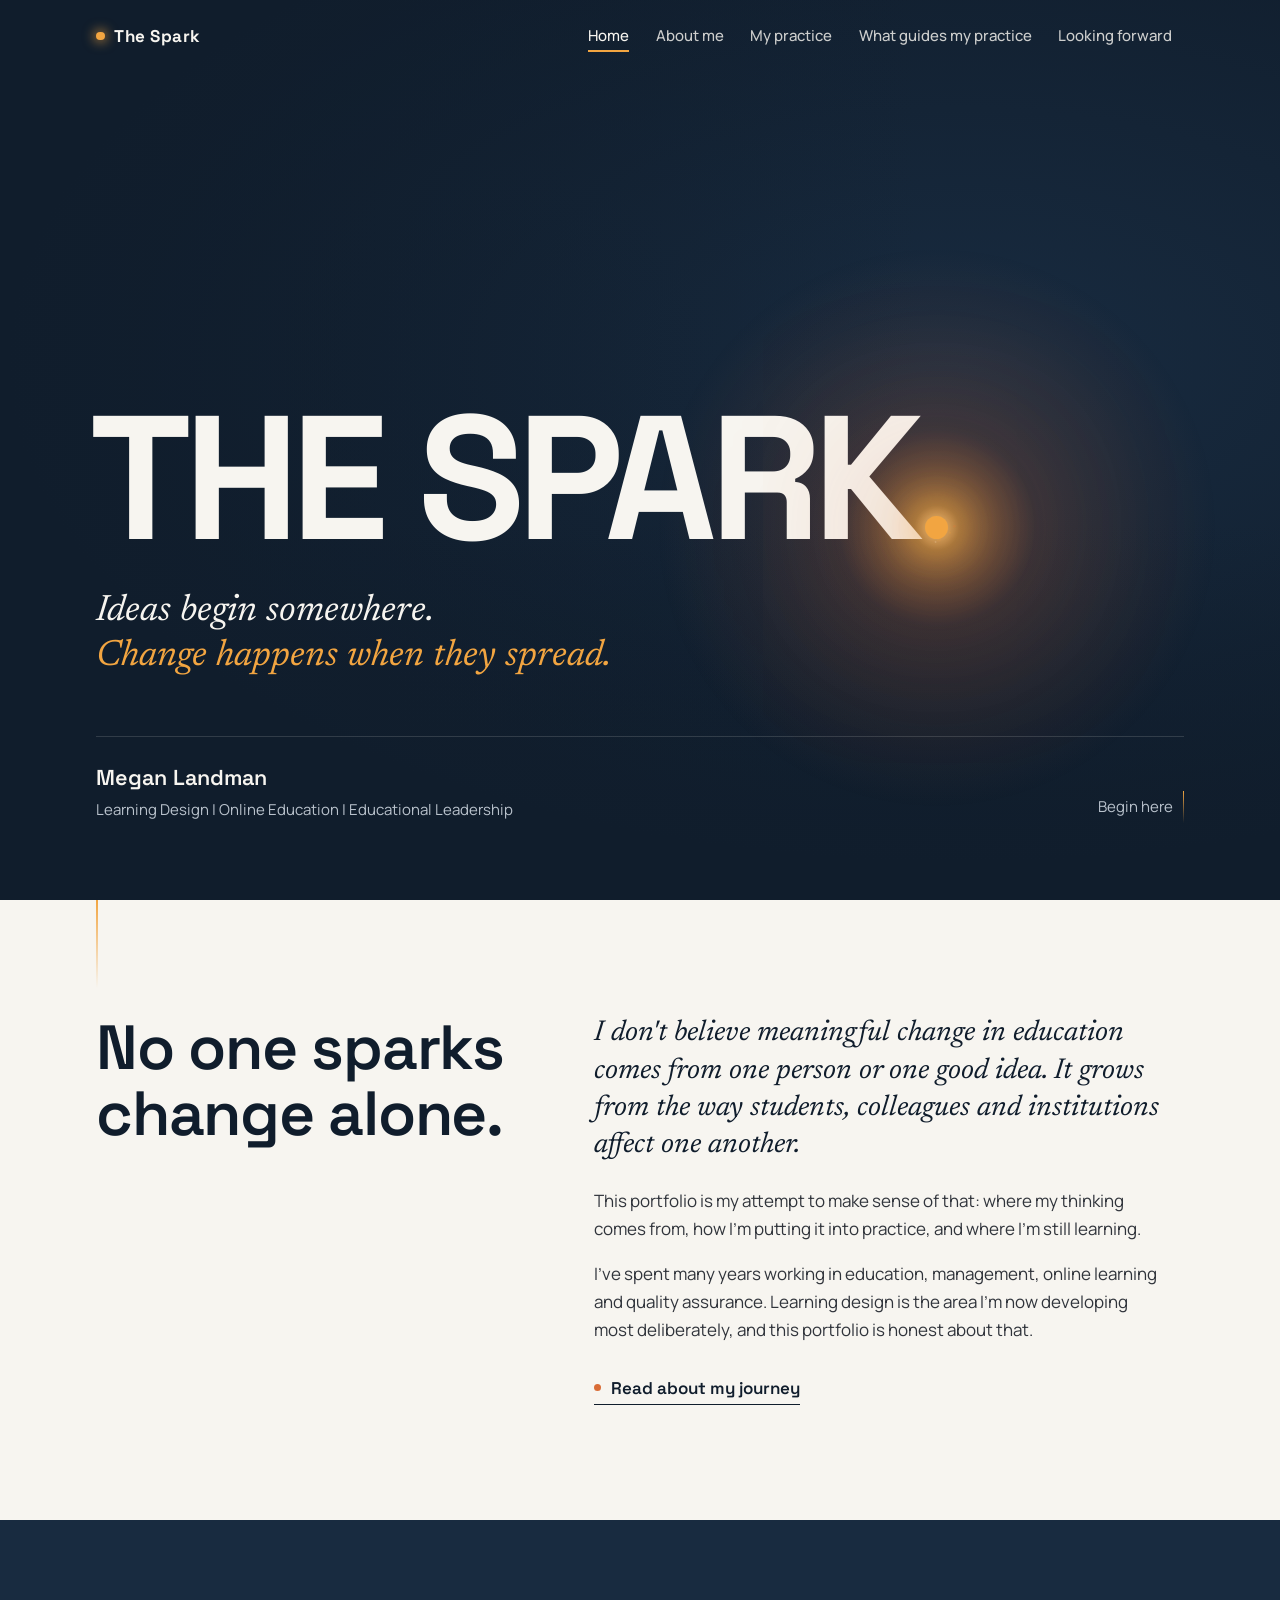
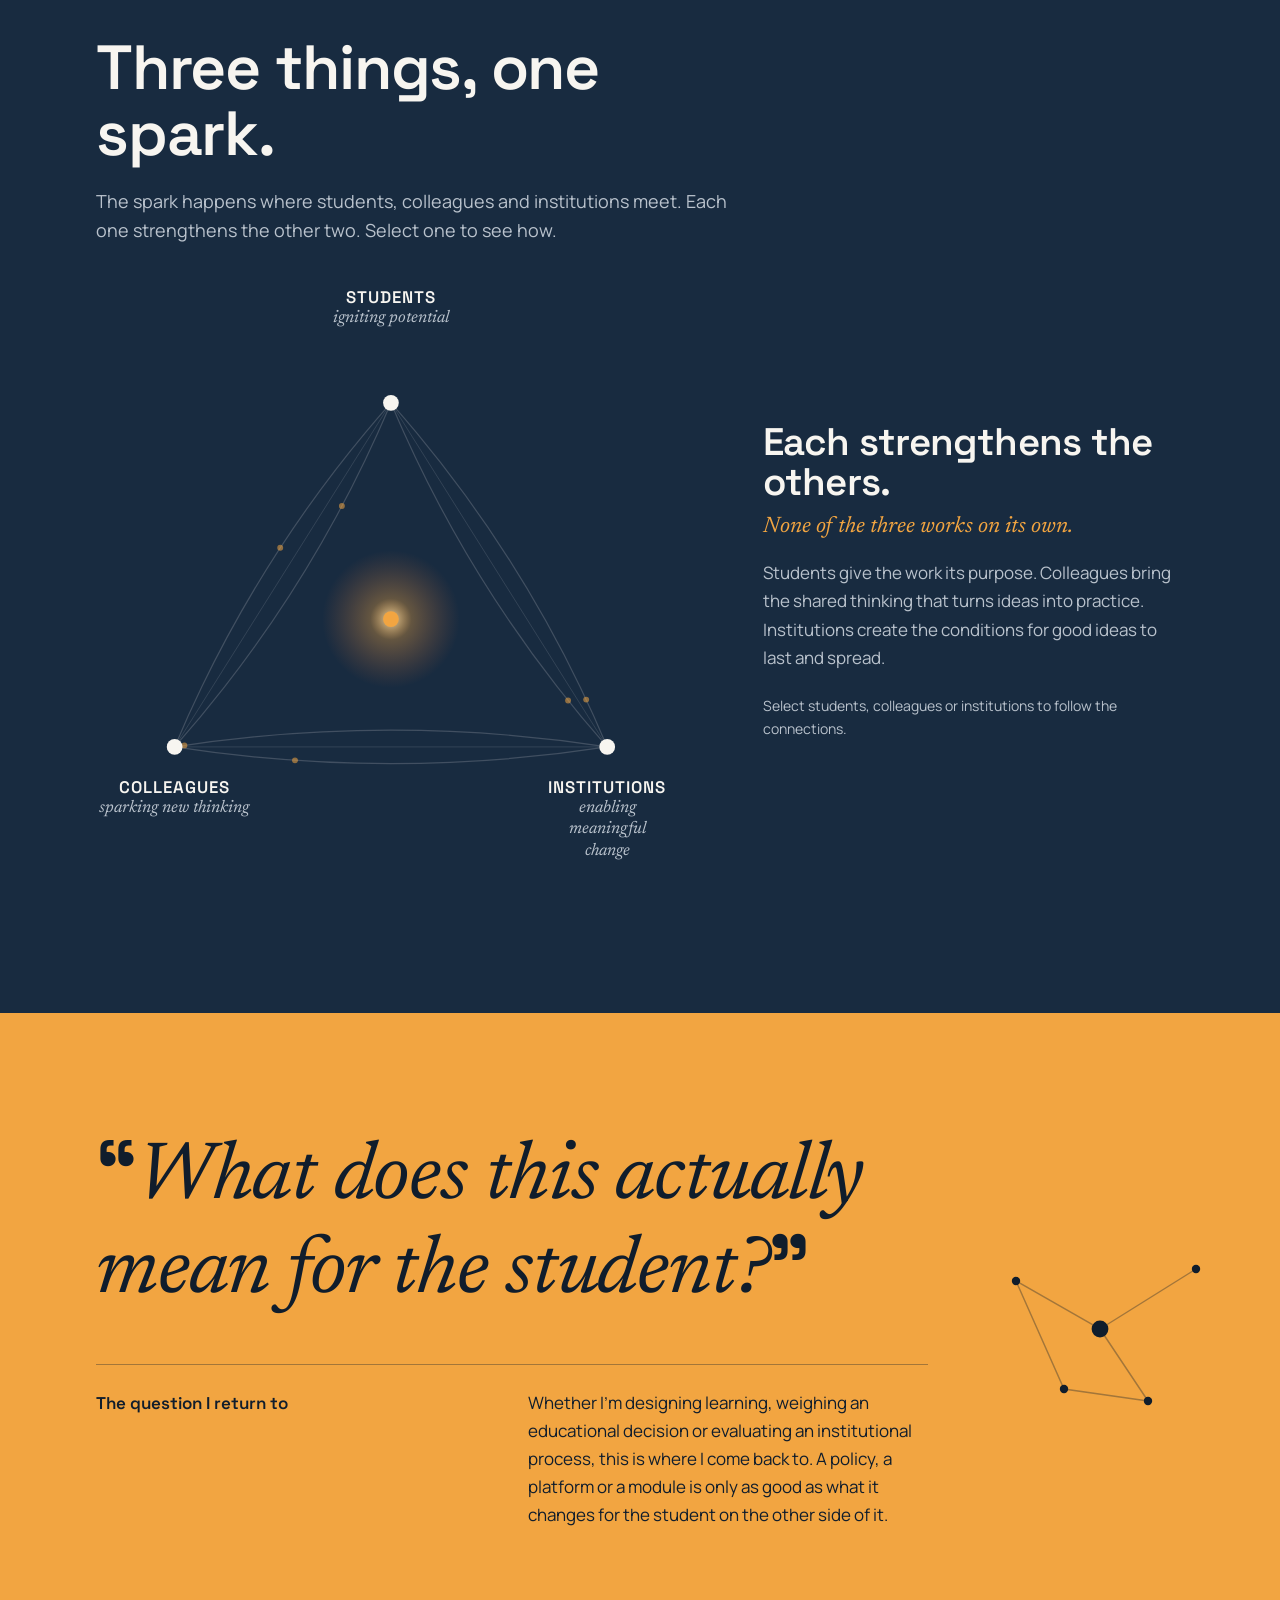
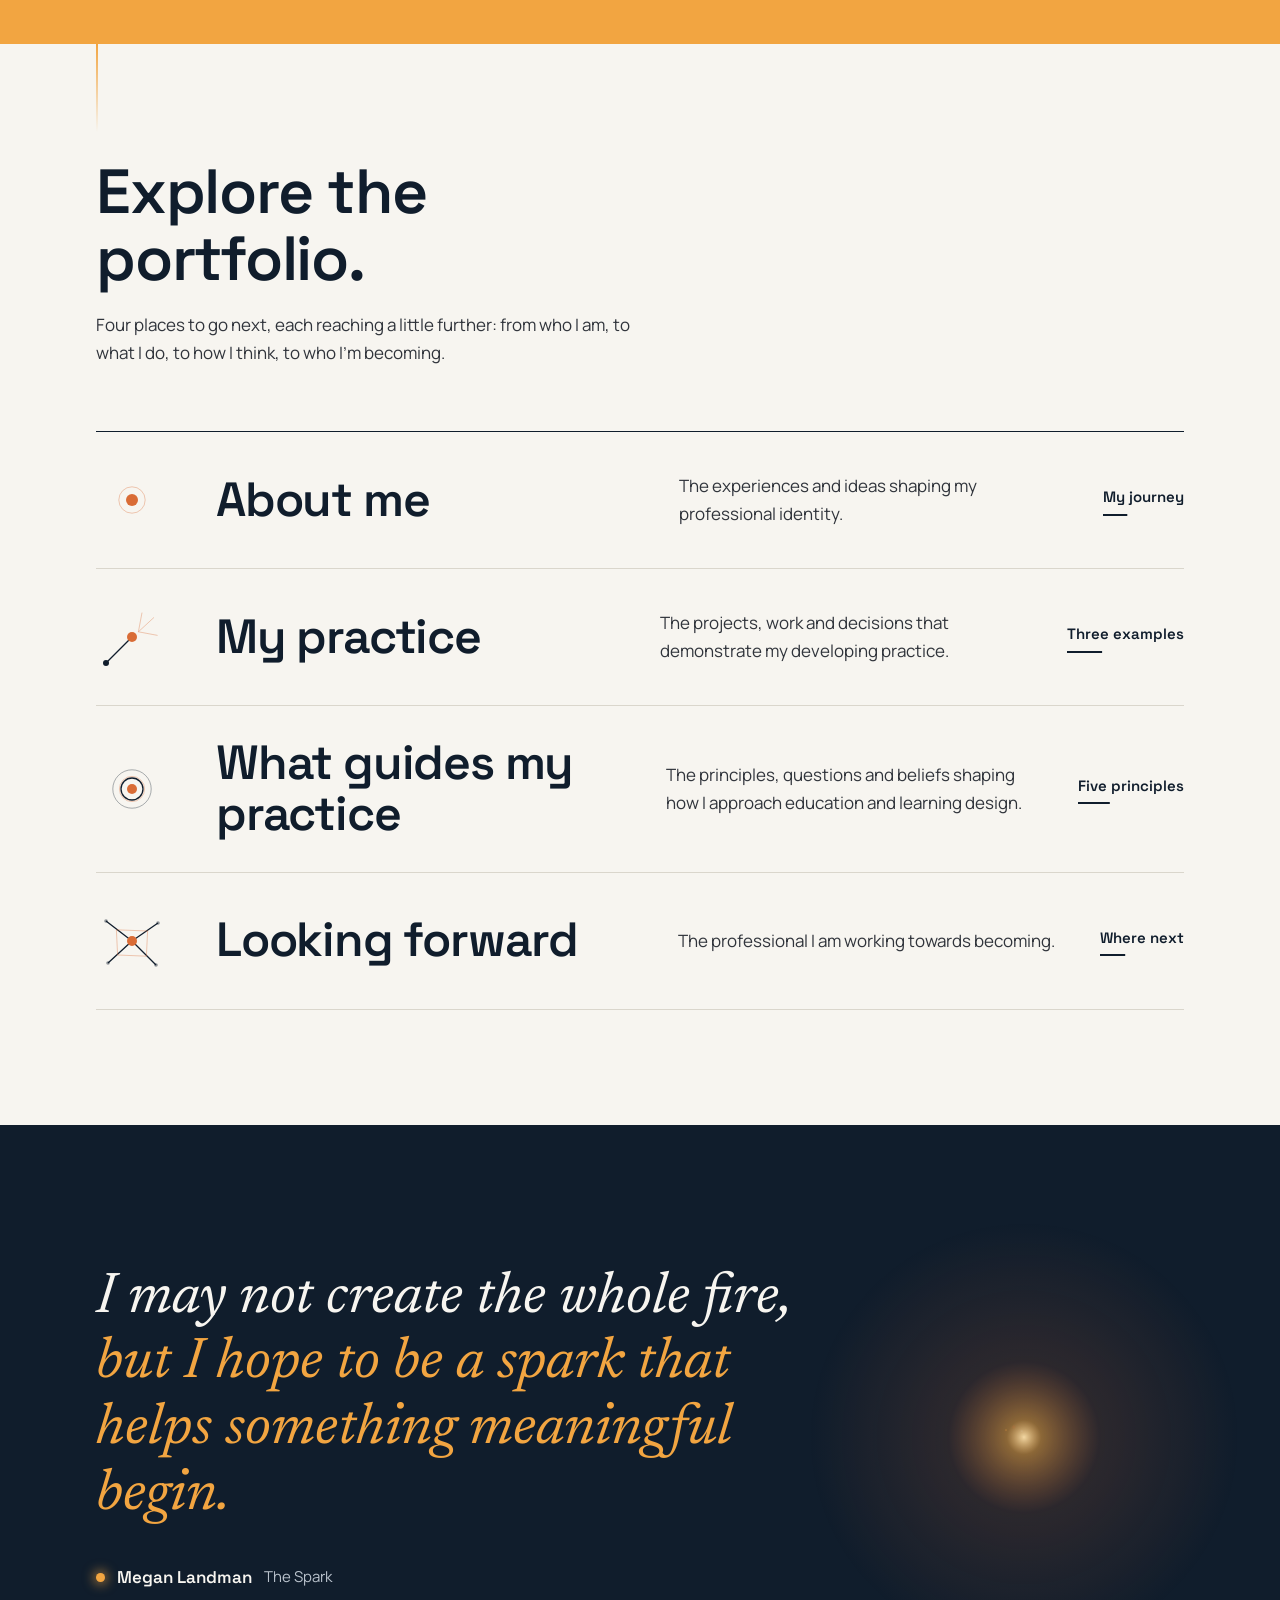
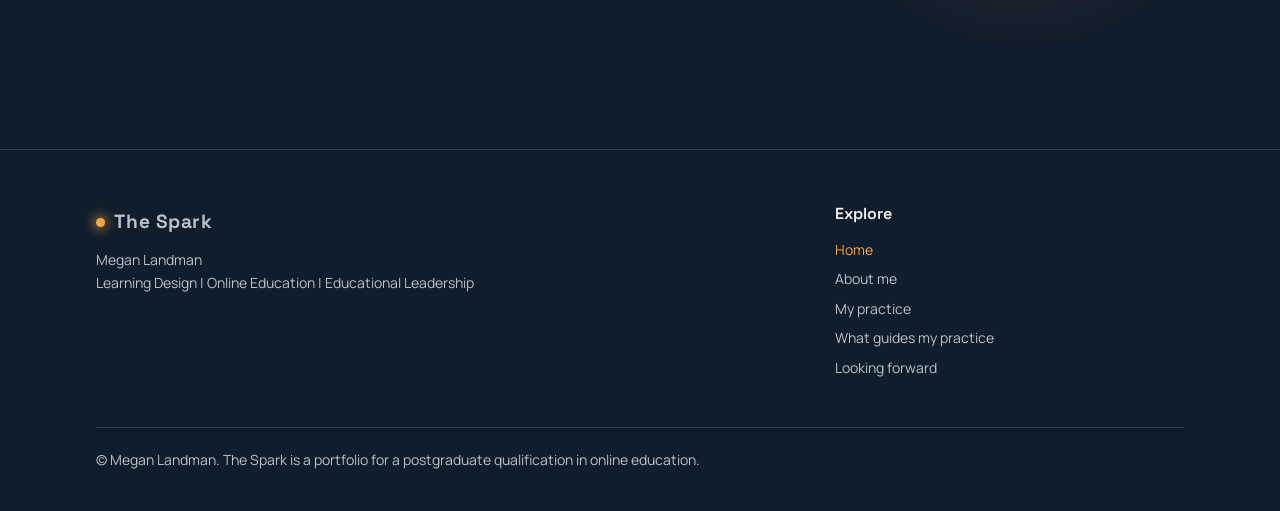
<file: index.html>
<!DOCTYPE html>
<html lang="en-GB" class="no-js">
<head>
<meta charset="utf-8">
<meta name="viewport" content="width=device-width, initial-scale=1">
<title>The Spark — Megan Landman</title>
<meta name="description" content="The Spark: the professional portfolio of Megan Landman, exploring learning design, online education and educational leadership.">
<meta name="author" content="Megan Landman">
<meta name="theme-color" content="#101D2C">
<meta property="og:type" content="website">
<meta property="og:title" content="The Spark — Megan Landman">
<meta property="og:description" content="The Spark: the professional portfolio of Megan Landman, exploring learning design, online education and educational leadership.">
<link rel="icon" href="assets/img/favicon.svg" type="image/svg+xml">
<link rel="preload" href="assets/fonts/space-grotesk-latin-wght-normal.woff2" as="font" type="font/woff2" crossorigin>
<link rel="stylesheet" href="assets/css/spark.css">
<script src="assets/js/spark.js" defer></script>
</head>
<body>
<a class="skip-link" href="#main">Skip to content</a>

<header class="site-nav">
  <nav class="wrap" aria-label="Main">
    <a class="brand" href="index.html"><span class="brand-dot" aria-hidden="true"></span>The Spark</a>
    <button class="nav-toggle" type="button" aria-expanded="false" aria-controls="nav-list">Menu</button>
    <ul class="nav-list" id="nav-list">
      <li><a href="index.html" aria-current="page">Home</a></li>
      <li><a href="about/index.html">About me</a></li>
      <li><a href="practice/index.html">My practice</a></li>
      <li><a href="thinking/index.html">What guides my practice</a></li>
      <li><a href="looking-forward/index.html">Looking forward</a></li>
    </ul>
  </nav>
</header>

<main id="main">

<!-- ===================== HERO ===================== -->
<section class="hero dark has-spark" aria-labelledby="page-title">
  <canvas data-spark data-origin="#spark-origin" data-count="110" data-glow="260" data-interactive="true" aria-hidden="true"></canvas>
  <div class="wrap">
    <h1 id="page-title">THE SPARK<span class="spark-origin" id="spark-origin" aria-hidden="true"></span></h1>
    <p class="tagline serif"><span>Ideas begin somewhere.</span><span>Change happens when they spread.</span></p>
    <div class="hero-id">
      <div>
        <p class="name">Megan Landman</p>
        <p class="role">Learning Design | Online Education | Educational Leadership</p>
      </div>
      <a class="scroll-cue" href="#philosophy">Begin here</a>
    </div>
  </div>
</section>

<!-- ===================== PHILOSOPHY ===================== -->
<section class="section light philosophy" id="philosophy" aria-labelledby="philosophy-title">
  <span class="thread" aria-hidden="true"></span>
  <div class="wrap reveal">
    <div class="philosophy-grid">
      <h2 class="h2" id="philosophy-title">No one sparks change alone.</h2>
      <div class="prose">
        <p class="lead">I don't believe meaningful change in education comes from one person or one good idea. It grows from the way students, colleagues and institutions affect one another.</p>
        <p>This portfolio is my attempt to make sense of that: where my thinking comes from, how I'm putting it into practice, and where I'm still learning.</p>
        <p>I've spent many years working in education, management, online learning and quality assurance. Learning design is the area I'm now developing most deliberately, and this portfolio is honest about that.</p>
        <a class="text-link" href="about/index.html">Read about my journey</a>
      </div>
    </div>
  </div>
</section>

<!-- ===================== THREE ELEMENTS ===================== -->
<section class="section deep" id="idea" aria-labelledby="idea-title">
  <div class="wrap reveal">
    <div class="idea-head">
      <h2 class="h2" id="idea-title">Three things, one spark.</h2>
      <p>The spark happens where students, colleagues and institutions meet. Each one strengthens the other two. Select one to see how.</p>
    </div>

    <div class="idea-grid">
      <div class="tri">
        <svg viewBox="0 0 600 500" id="tri-svg" aria-hidden="true">
          <defs>
            <radialGradient id="triGlow">
              <stop offset="0" stop-color="#FFE2AA" stop-opacity=".9"/>
              <stop offset=".3" stop-color="#F2A541" stop-opacity=".35"/>
              <stop offset="1" stop-color="#D96C36" stop-opacity="0"/>
            </radialGradient>
          </defs>
          <!-- Static connections, shown even without JavaScript; the script adds the two-way arcs -->
          <path d="M300 70 L80 420 L520 420 Z" fill="none" stroke="rgba(247,245,240,.12)"/>
          <g id="tri-arcs"></g>
          <g id="tri-flows"></g>
          <circle class="glow" cx="300" cy="290" r="70"/>
          <circle class="core" cx="300" cy="290" r="8"/>
          <circle class="halo" data-n="0" cx="300" cy="70" r="24"/><circle class="node" data-n="0" cx="300" cy="70" r="8"/>
          <circle class="halo" data-n="1" cx="80" cy="420" r="24"/><circle class="node" data-n="1" cx="80" cy="420" r="8"/>
          <circle class="halo" data-n="2" cx="520" cy="420" r="24"/><circle class="node" data-n="2" cx="520" cy="420" r="8"/>
        </svg>
        <button class="el-btn" type="button" aria-pressed="false" style="--x:50%; --y:0%; --ty:-100%"><strong>STUDENTS</strong><span>igniting potential</span></button>
        <button class="el-btn" type="button" aria-pressed="false" style="--x:13.3%; --y:89%"><strong>COLLEAGUES</strong><span>sparking new thinking</span></button>
        <button class="el-btn" type="button" aria-pressed="false" style="--x:86.7%; --y:89%"><strong>INSTITUTIONS</strong><span>enabling meaningful change</span></button>
      </div>

      <div class="idea-panel" aria-live="polite">
        <div id="idea-content" class="fade-in">
          <h3>Each strengthens the others.</h3>
          <p class="kick">None of the three works on its own.</p>
          <p class="body">Students give the work its purpose. Colleagues bring the shared thinking that turns ideas into practice. Institutions create the conditions for good ideas to last and spread.</p>
          <p class="hint">Select students, colleagues or institutions to follow the connections.</p>
        </div>
        <button class="idea-reset" type="button" id="idea-reset" hidden>Show all three</button>
      </div>
    </div>
  </div>
</section>

<!-- ===================== GUIDING QUESTION ===================== -->
<section class="section amber question" aria-labelledby="question-title">
  <svg class="net" viewBox="0 0 200 160" aria-hidden="true">
    <path d="M20 40 L90 80 L170 30 M90 80 L130 140 M20 40 L60 130 L130 140"/>
    <circle cx="20" cy="40" r="3.5"/><circle cx="170" cy="30" r="3.5"/><circle cx="130" cy="140" r="3.5"/><circle cx="60" cy="130" r="3.5"/><circle cx="90" cy="80" r="7"/>
  </svg>
  <div class="wrap reveal">
    <h2 class="q" id="question-title"><span class="mark" aria-hidden="true">“</span>What does this actually mean for the student?<span class="mark" aria-hidden="true">”</span></h2>
    <div class="question-text">
      <p class="label">The question I return to</p>
      <p>Whether I'm designing learning, weighing an educational decision or evaluating an institutional process, this is where I come back to. A policy, a platform or a module is only as good as what it changes for the student on the other side of it.</p>
    </div>
  </div>
</section>

<!-- ===================== EXPLORE ===================== -->
<section class="section light explore" aria-labelledby="explore-title">
  <span class="thread" aria-hidden="true"></span>
  <div class="wrap reveal">
    <h2 class="h2" id="explore-title">Explore the portfolio.</h2>
    <p class="explore-intro">Four places to go next, each reaching a little further: from who I am, to what I do, to how I think, to who I'm becoming.</p>

    <ul class="index">
      <li>
        <a class="dest" href="about/index.html">
          <svg class="glyph" viewBox="0 0 72 72" aria-hidden="true"><circle class="g-soft g-grow" cx="36" cy="36" r="22"/><circle class="g-core" cx="36" cy="36" r="6"/></svg>
          <h3>About me</h3>
          <p>The experiences and ideas shaping my professional identity.</p>
          <span class="go" aria-hidden="true">My journey</span>
        </a>
      </li>
      <li>
        <a class="dest" href="practice/index.html">
          <svg class="glyph" viewBox="0 0 72 72" aria-hidden="true"><path class="g-line" d="M10 62 L36 36"/><path class="g-soft g-grow" d="M36 36 L62 12 M36 36 L68 42 M36 36 L42 4"/><circle class="g-node" cx="10" cy="62" r="3"/><circle class="g-core" cx="36" cy="36" r="5"/></svg>
          <h3>My practice</h3>
          <p>The projects, work and decisions that demonstrate my developing practice.</p>
          <span class="go" aria-hidden="true">Three examples</span>
        </a>
      </li>
      <li>
        <a class="dest" href="thinking/index.html">
          <svg class="glyph" viewBox="0 0 72 72" aria-hidden="true"><circle class="g-line g-grow" cx="36" cy="36" r="32" opacity=".5"/><circle class="g-soft g-grow" cx="36" cy="36" r="21"/><circle class="g-line" cx="36" cy="36" r="11"/><circle class="g-core" cx="36" cy="36" r="5"/></svg>
          <h3>What guides my practice</h3>
          <p>The principles, questions and beliefs shaping how I approach education and learning design.</p>
          <span class="go" aria-hidden="true">Five principles</span>
        </a>
      </li>
      <li>
        <a class="dest" href="looking-forward/index.html">
          <svg class="glyph" viewBox="0 0 72 72" aria-hidden="true"><path class="g-line" d="M36 36 L10 16 M36 36 L62 18 M36 36 L60 60 M36 36 L12 58"/><path class="g-soft g-grow" d="M10 16 L62 18 L60 60 L12 58 Z"/><circle class="g-node g-grow" cx="10" cy="16" r="3"/><circle class="g-node g-grow" cx="62" cy="18" r="3"/><circle class="g-node g-grow" cx="60" cy="60" r="3"/><circle class="g-node g-grow" cx="12" cy="58" r="3"/><circle class="g-core" cx="36" cy="36" r="5"/></svg>
          <h3>Looking forward</h3>
          <p>The professional I am working towards becoming.</p>
          <span class="go" aria-hidden="true">Where next</span>
        </a>
      </li>
    </ul>
  </div>
</section>

<!-- ===================== CLOSING ===================== -->
<section class="section dark has-spark closing" aria-label="Closing thought">
  <canvas data-spark data-origin="right" data-count="60" data-glow="200" data-intensity=".7" aria-hidden="true"></canvas>
  <div class="wrap reveal">
    <blockquote>
      <p>I may not create the whole fire, <span>but I hope to be a spark that helps something meaningful begin.</span></p>
    </blockquote>
    <p class="sign"><span class="brand-dot" aria-hidden="true"></span>Megan Landman <small>The Spark</small></p>
  </div>
</section>

</main>

<footer class="site-footer">
  <div class="wrap">
    <div class="footer-grid">
      <div>
        <a class="brand" href="index.html"><span class="brand-dot" aria-hidden="true"></span>The Spark</a>
        <p class="role">Megan Landman<br>Learning Design | Online Education | Educational Leadership</p>
      </div>
      <nav aria-label="Footer">
        <h2>Explore</h2>
        <ul>
          <li><a href="index.html" aria-current="page">Home</a></li>
          <li><a href="about/index.html">About me</a></li>
          <li><a href="practice/index.html">My practice</a></li>
          <li><a href="thinking/index.html">What guides my practice</a></li>
          <li><a href="looking-forward/index.html">Looking forward</a></li>
        </ul>
      </nav>
    </div>
    <p class="legal">© Megan Landman. The Spark is a portfolio for a postgraduate qualification in online education.</p>
  </div>
</footer>
</body>
</html>
</file>
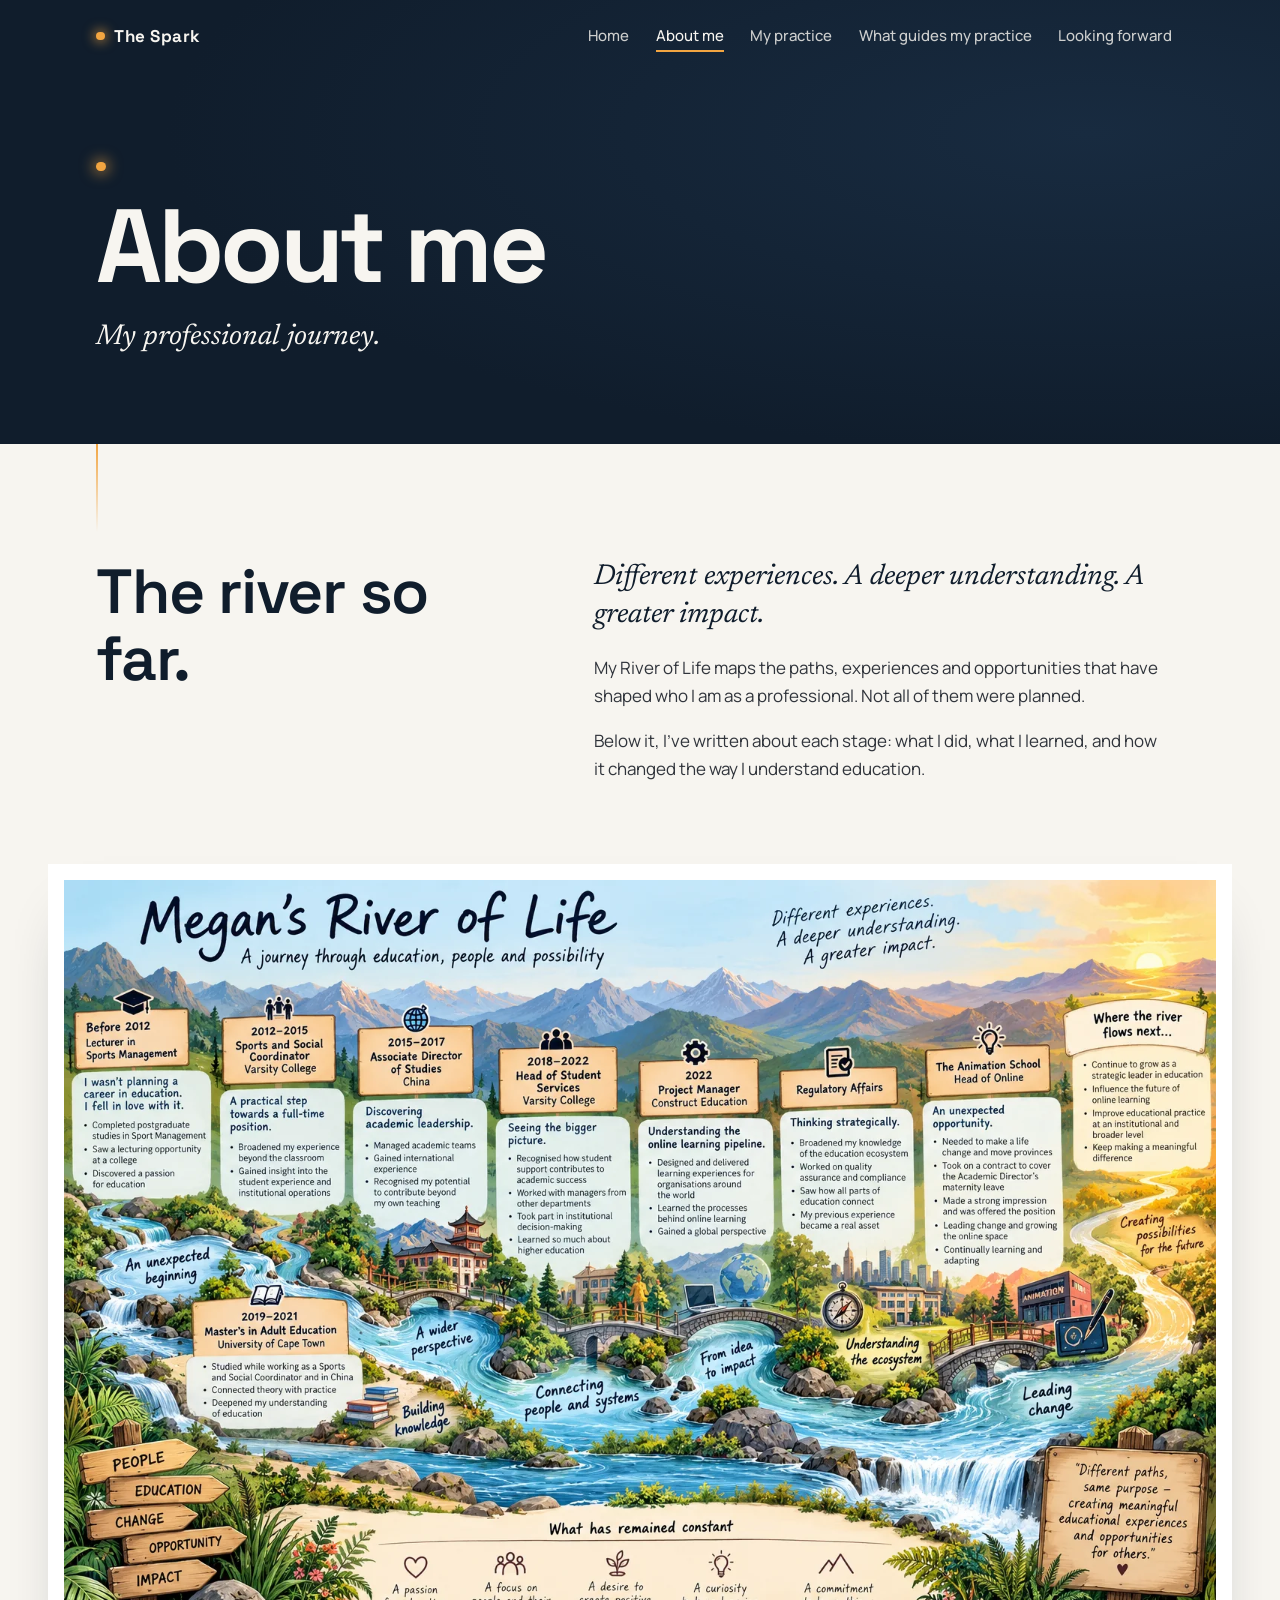
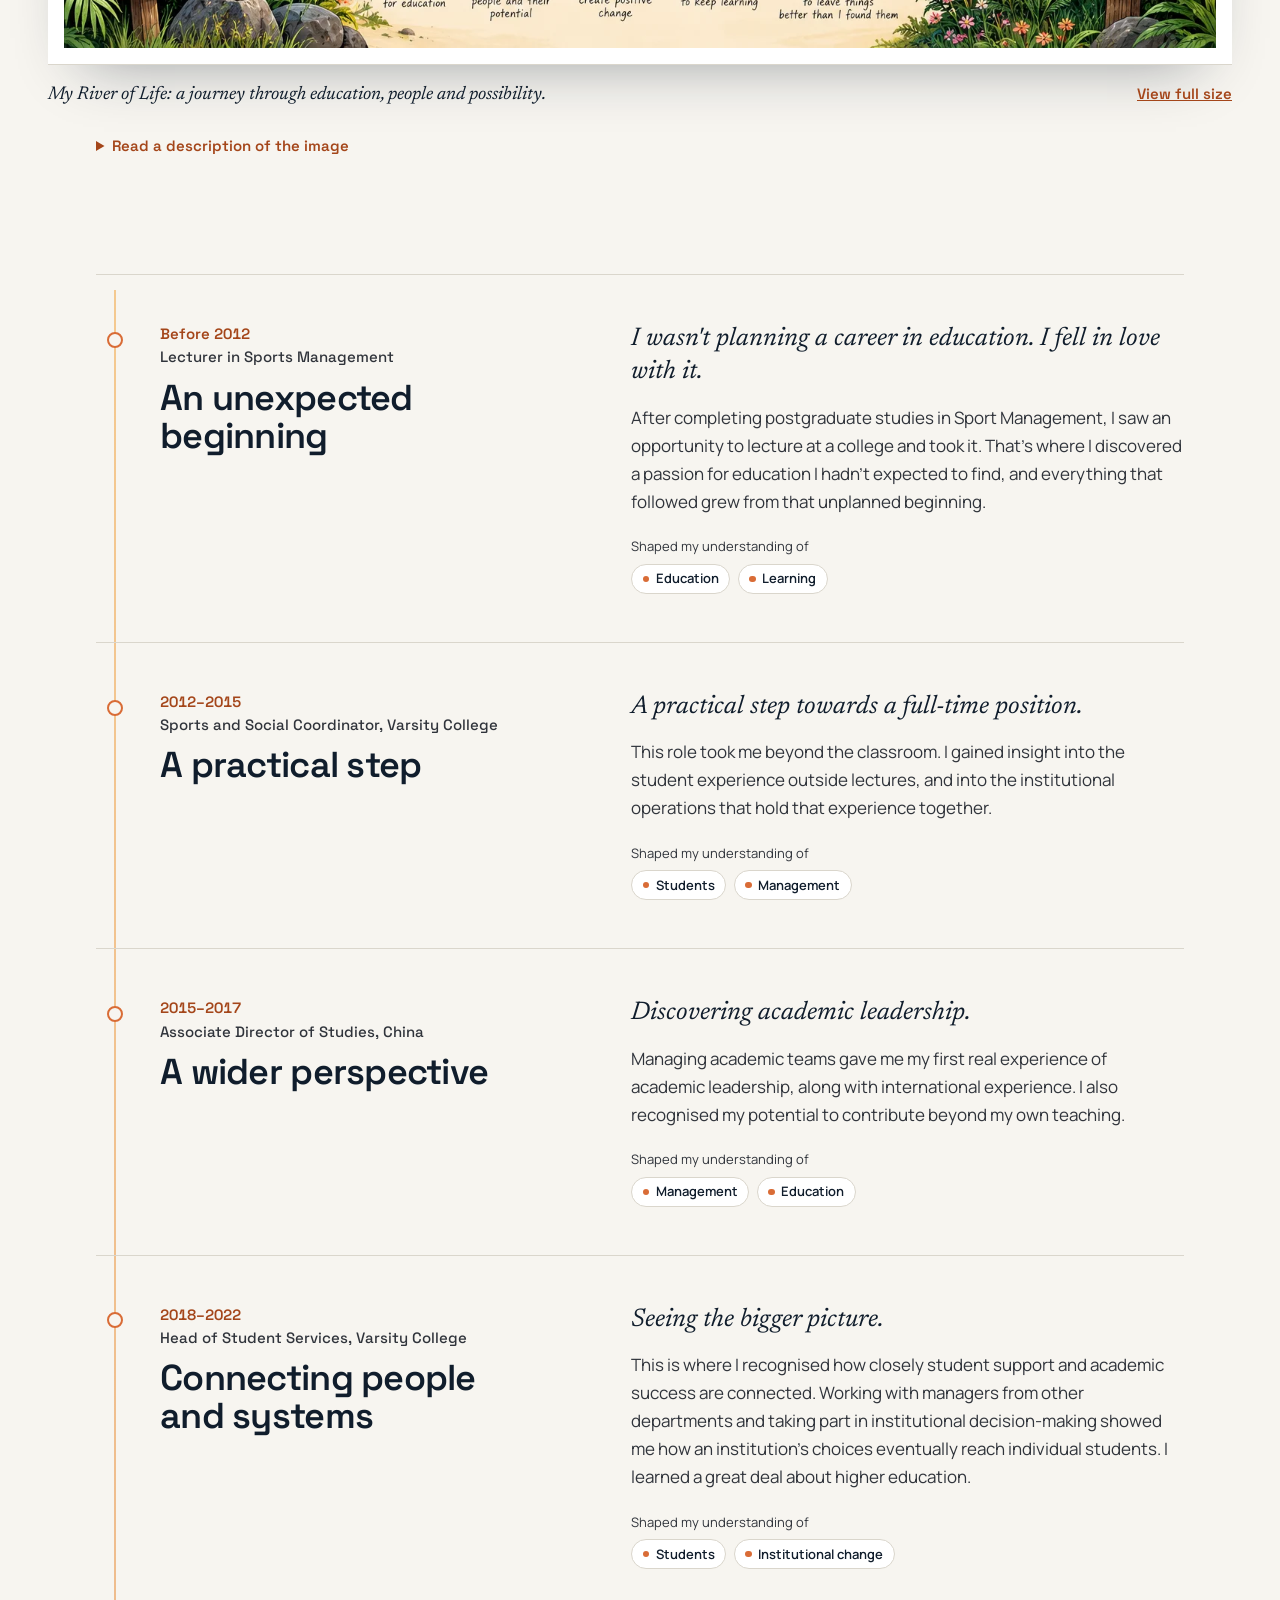
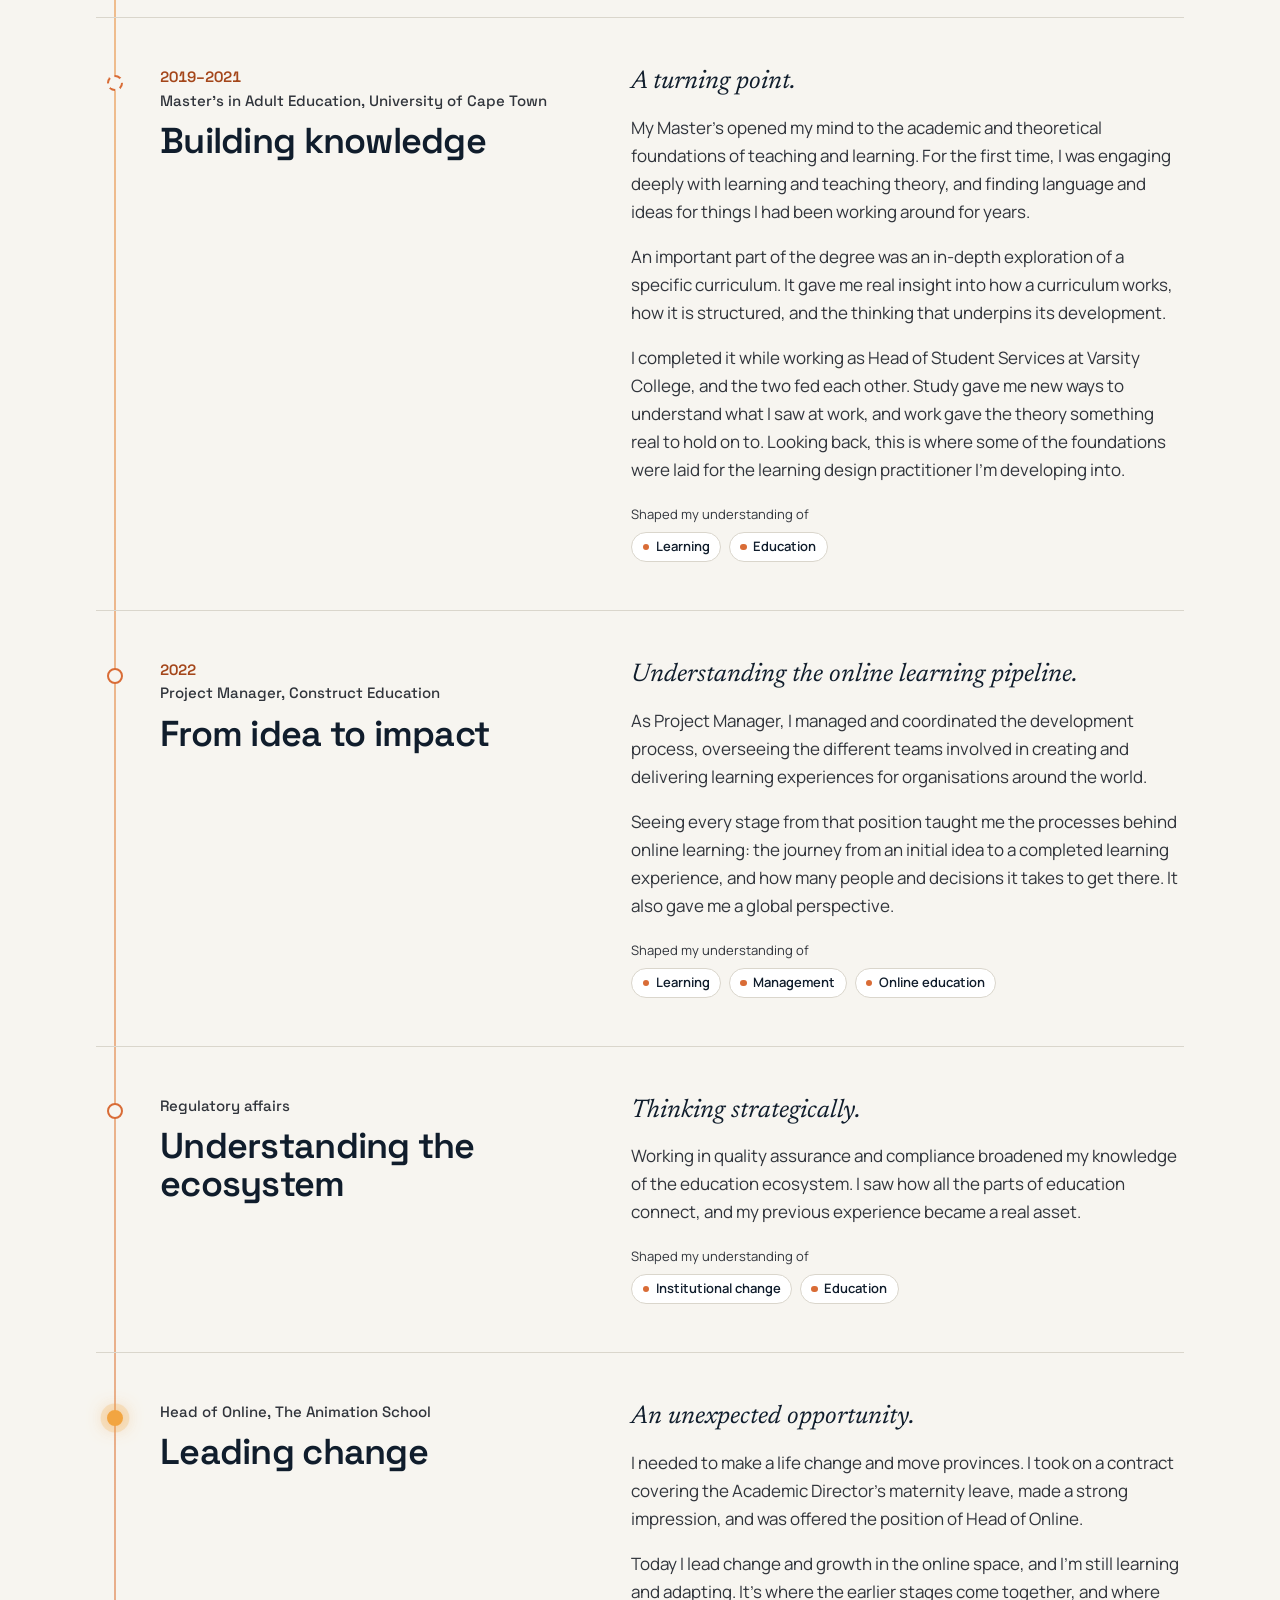
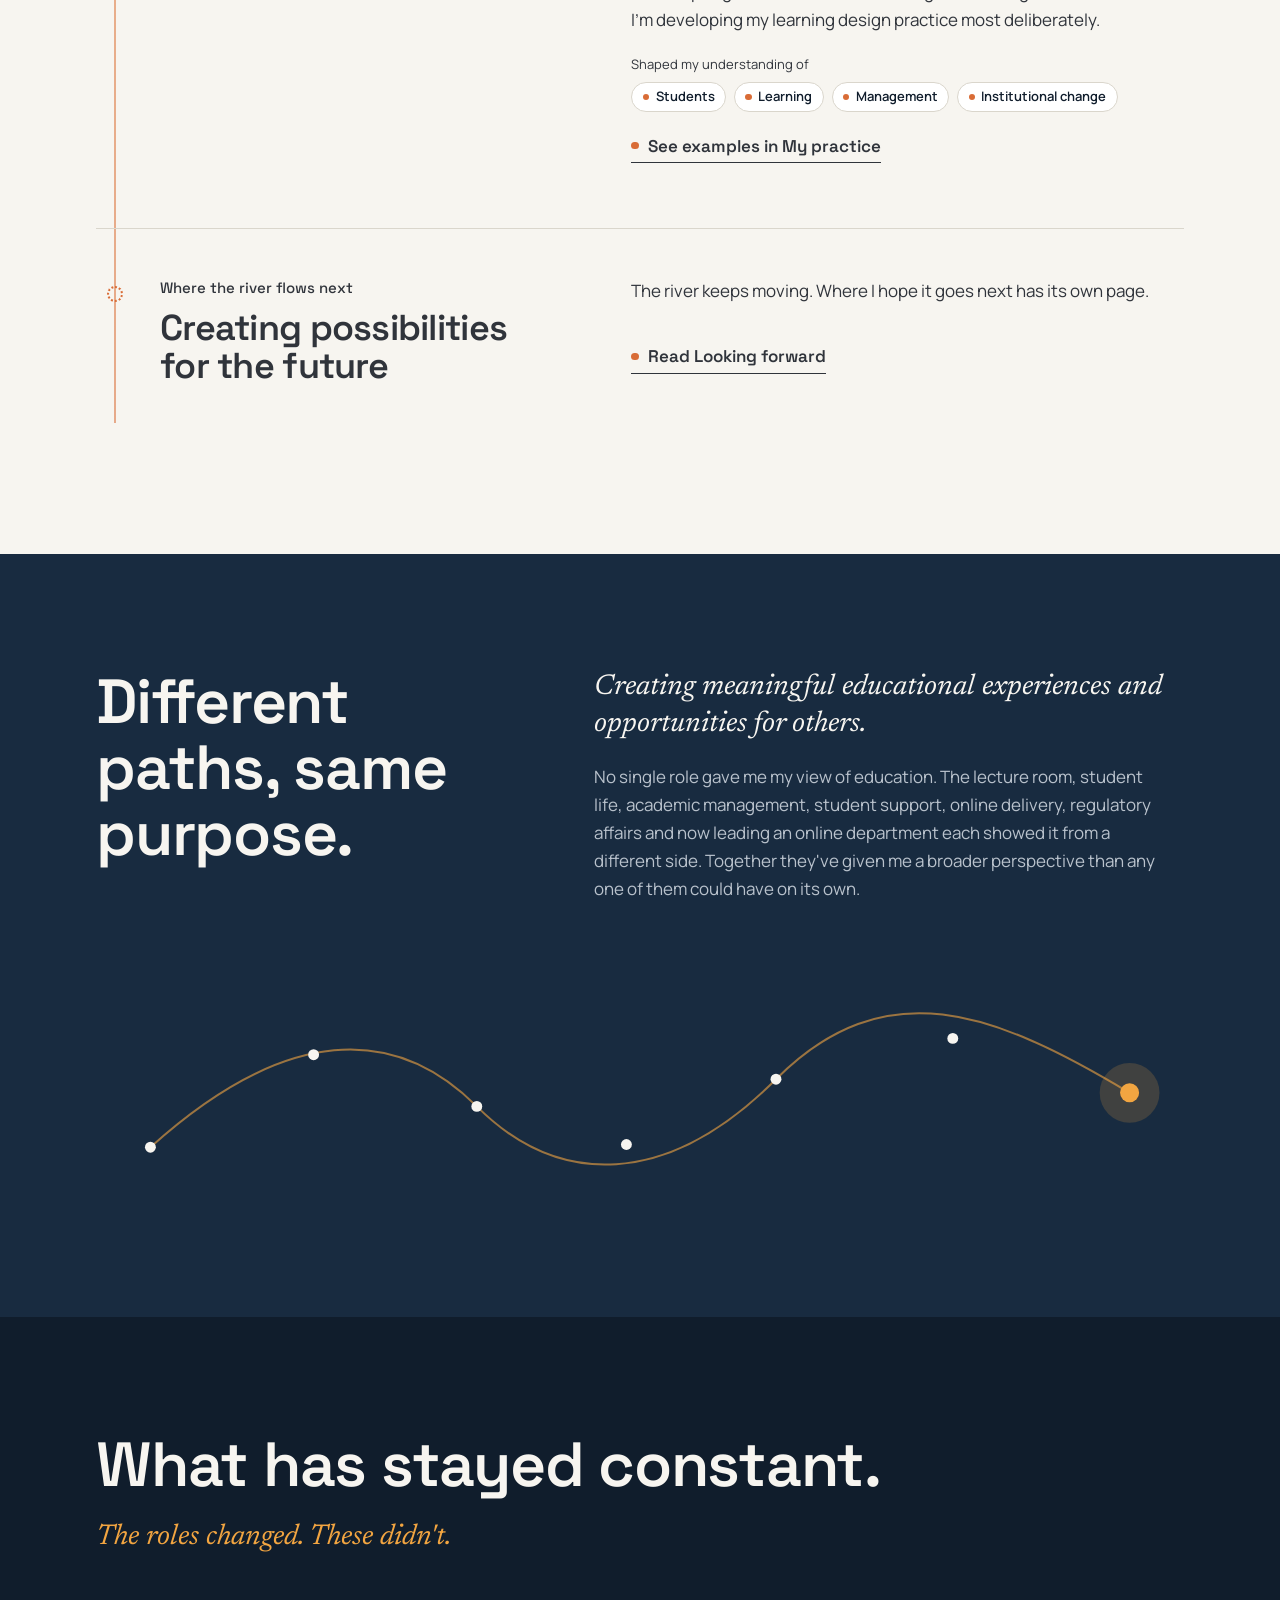
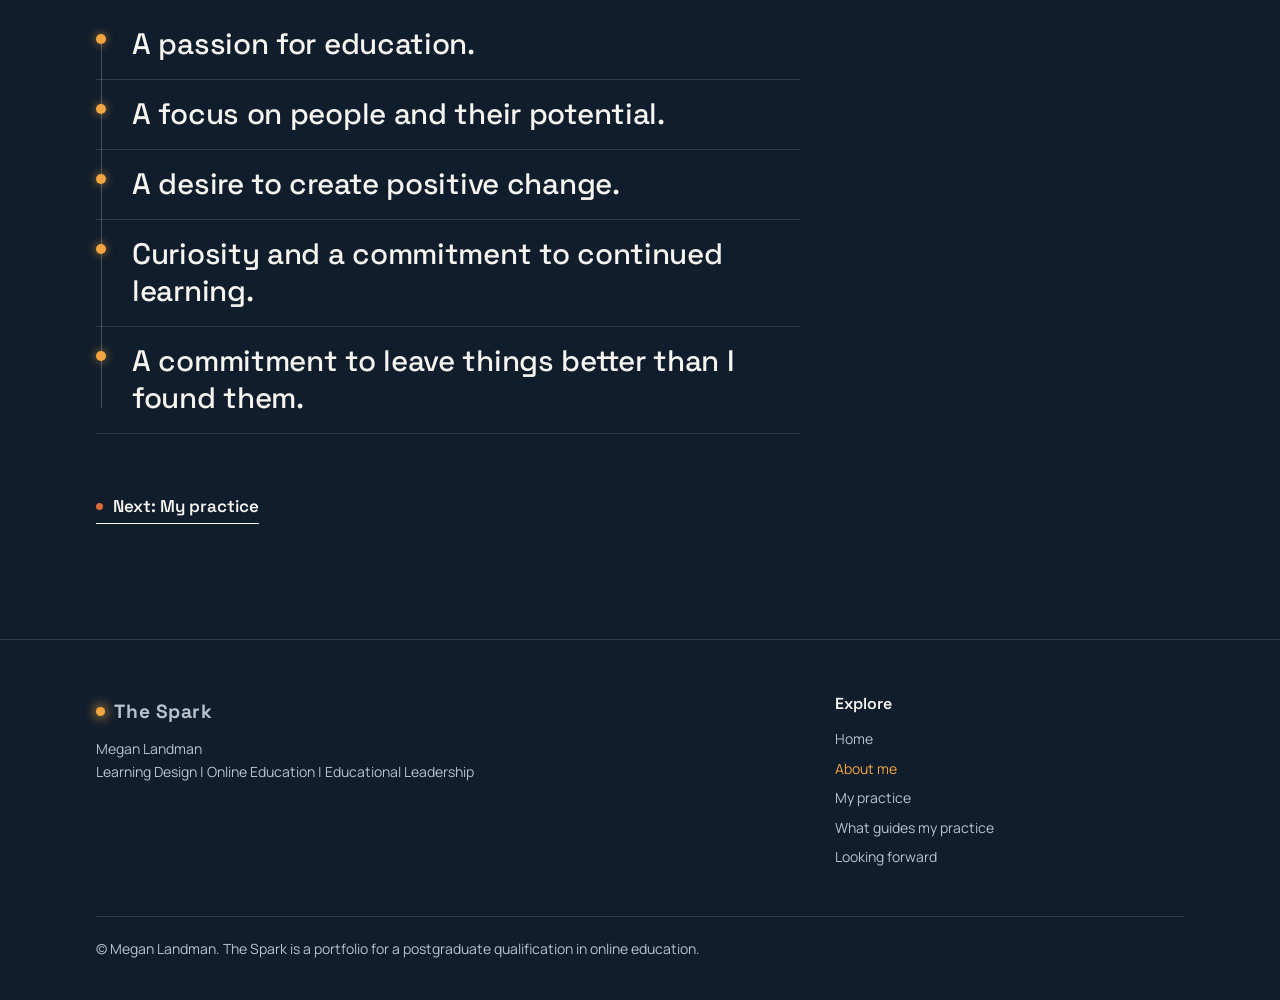
<file: about/index.html>
<!DOCTYPE html>
<html lang="en-GB" class="no-js">
<head>
<meta charset="utf-8">
<meta name="viewport" content="width=device-width, initial-scale=1">
<title>About me — The Spark</title>
<meta name="description" content="Megan Landman's professional journey: the experiences that have shaped how she approaches education.">
<meta name="author" content="Megan Landman">
<meta name="theme-color" content="#101D2C">
<meta property="og:type" content="website">
<meta property="og:title" content="About me — The Spark">
<meta property="og:description" content="Megan Landman's professional journey: the experiences that have shaped how she approaches education.">
<link rel="icon" href="../assets/img/favicon.svg" type="image/svg+xml">
<link rel="preload" href="../assets/fonts/space-grotesk-latin-wght-normal.woff2" as="font" type="font/woff2" crossorigin>
<link rel="stylesheet" href="../assets/css/spark.css">
<script src="../assets/js/spark.js" defer></script>
</head>
<body>
<a class="skip-link" href="#main">Skip to content</a>

<header class="site-nav">
  <nav class="wrap" aria-label="Main">
    <a class="brand" href="../index.html"><span class="brand-dot" aria-hidden="true"></span>The Spark</a>
    <button class="nav-toggle" type="button" aria-expanded="false" aria-controls="nav-list">Menu</button>
    <ul class="nav-list" id="nav-list">
      <li><a href="../index.html">Home</a></li>
      <li><a href="../about/index.html" aria-current="page">About me</a></li>
      <li><a href="../practice/index.html">My practice</a></li>
      <li><a href="../thinking/index.html">What guides my practice</a></li>
      <li><a href="../looking-forward/index.html">Looking forward</a></li>
    </ul>
  </nav>
</header>

<main id="main">

<!-- ===================== PAGE HEADER ===================== -->
<section class="page-head dark" aria-labelledby="page-title">
  <div class="wrap">
    <span class="eyebrow-dot" aria-hidden="true"></span>
    <h1 id="page-title">About me</h1>
    <p class="lead">My professional journey.</p>
  </div>
</section>

<!-- ===================== THE RIVER ===================== -->
<section class="section light river" aria-labelledby="river-title">
  <span class="thread" aria-hidden="true"></span>
  <div class="wrap reveal">
    <div class="river-intro">
      <h2 class="h2" id="river-title">The river so far.</h2>
      <div class="prose">
        <p class="lead">Different experiences. A deeper understanding. A greater impact.</p>
        <p>My River of Life maps the paths, experiences and opportunities that have shaped who I am as a professional. Not all of them were planned.</p>
        <p>Below it, I've written about each stage: what I did, what I learned, and how it changed the way I understand education.</p>
      </div>
    </div>
  </div>

  <!-- RIVER OF LIFE IMAGE: assets/img/river-of-life.webp (with .jpg fallback).
       To replace it, keep the same file names, or update the paths and the width/height below. -->
  <div class="river-stage reveal">
    <figure class="river-figure">
      <a class="river-frame" href="../assets/img/river-of-life.jpg" target="_blank" rel="noopener">
        <picture>
          <source srcset="../assets/img/river-of-life.webp" type="image/webp">
          <img src="../assets/img/river-of-life.jpg" width="1536" height="1024" decoding="async"
               alt="Megan's River of Life: an illustrated river flowing from the mountains towards a sunrise, with signs marking each stage of my career in education."
               onerror="this.closest('figure').classList.add('is-missing')">
        </picture>
        <span class="sr-only"> (opens the full-size image in a new tab)</span>
      </a>
      <div class="river-missing" aria-hidden="true">
        <span class="placeholder">River of Life image missing</span>
        <p>Expected at <code>assets/img/river-of-life.jpg</code></p>
      </div>
      <figcaption>
        <span>My River of Life: a journey through education, people and possibility.</span>
        <a class="river-full" href="../assets/img/river-of-life.jpg" target="_blank" rel="noopener">View full size<span class="sr-only"> (opens in a new tab)</span></a>
      </figcaption>
    </figure>
  </div>

  <div class="wrap">
    <details class="river-desc">
      <summary>Read a description of the image</summary>
      <div class="river-desc-body">
        <p>An illustrated landscape. A river flows from mountains on the left towards a rising sun on the right, past waterfalls, bridges and small towns. Signs along its banks mark each stage of my career, in the order described on this page: lecturing in Sports Management, Sports and Social Coordinator at Varsity College, Associate Director of Studies in China, Head of Student Services at Varsity College, my Master's in Adult Education at the University of Cape Town, Project Manager at Construct Education, regulatory affairs, and Head of Online at The Animation School.</p>
        <p>Words written on the water name what each stretch meant: an unexpected beginning, building knowledge, a wider perspective, connecting people and systems, from idea to impact, understanding the ecosystem, leading change, and creating possibilities for the future. A wooden signpost points to people, education, change, opportunity and impact. Along the bottom, a banner lists what has remained constant. A sign on the right reads: "Different paths, same purpose – creating meaningful educational experiences and opportunities for others."</p>
      </div>
    </details>
  </div>
</section>

<!-- ===================== STAGES ===================== -->
<!-- Each stage follows the river: when, what I did, my heading from the image, what I learned. -->
<section class="section light stages-section" aria-labelledby="stages-title">
  <div class="wrap">
    <h2 class="sr-only" id="stages-title">Stages of my journey</h2>
    <ol class="stages">

      <li class="stage reveal">
        <div class="stage-head">
          <p class="stage-meta"><span class="when">Before 2012</span> Lecturer in Sports Management</p>
          <h3>An unexpected beginning</h3>
        </div>
        <div class="stage-body">
          <p class="kick">I wasn't planning a career in education. I fell in love with it.</p>
          <p>After completing postgraduate studies in Sport Management, I saw an opportunity to lecture at a college and took it. That's where I discovered a passion for education I hadn't expected to find, and everything that followed grew from that unplanned beginning.</p>
          <p class="lenses"><span class="lenses-label">Shaped my understanding of</span> <span class="lens">Education</span> <span class="lens">Learning</span></p>
        </div>
      </li>

      <li class="stage reveal">
        <div class="stage-head">
          <p class="stage-meta"><span class="when">2012–2015</span> Sports and Social Coordinator, Varsity College</p>
          <h3>A practical step</h3>
        </div>
        <div class="stage-body">
          <p class="kick">A practical step towards a full-time position.</p>
          <p>This role took me beyond the classroom. I gained insight into the student experience outside lectures, and into the institutional operations that hold that experience together.</p>
          <p class="lenses"><span class="lenses-label">Shaped my understanding of</span> <span class="lens">Students</span> <span class="lens">Management</span></p>
        </div>
      </li>

      <li class="stage reveal">
        <div class="stage-head">
          <p class="stage-meta"><span class="when">2015–2017</span> Associate Director of Studies, China</p>
          <h3>A wider perspective</h3>
        </div>
        <div class="stage-body">
          <p class="kick">Discovering academic leadership.</p>
          <p>Managing academic teams gave me my first real experience of academic leadership, along with international experience. I also recognised my potential to contribute beyond my own teaching.</p>
          <p class="lenses"><span class="lenses-label">Shaped my understanding of</span> <span class="lens">Management</span> <span class="lens">Education</span></p>
        </div>
      </li>

      <li class="stage reveal">
        <div class="stage-head">
          <p class="stage-meta"><span class="when">2018–2022</span> Head of Student Services, Varsity College</p>
          <h3>Connecting people and systems</h3>
        </div>
        <div class="stage-body">
          <p class="kick">Seeing the bigger picture.</p>
          <p>This is where I recognised how closely student support and academic success are connected. Working with managers from other departments and taking part in institutional decision-making showed me how an institution's choices eventually reach individual students. I learned a great deal about higher education.</p>
          <p class="lenses"><span class="lenses-label">Shaped my understanding of</span> <span class="lens">Students</span> <span class="lens">Institutional change</span></p>
        </div>
      </li>

      <li class="stage stage--branch reveal">
        <div class="stage-head">
          <p class="stage-meta"><span class="when">2019–2021</span> Master's in Adult Education, University of Cape Town</p>
          <h3>Building knowledge</h3>
        </div>
        <div class="stage-body">
          <p class="kick">A turning point.</p>
          <p>My Master's opened my mind to the academic and theoretical foundations of teaching and learning. For the first time, I was engaging deeply with learning and teaching theory, and finding language and ideas for things I had been working around for years.</p>
          <p>An important part of the degree was an in-depth exploration of a specific curriculum. It gave me real insight into how a curriculum works, how it is structured, and the thinking that underpins its development.</p>
          <p>I completed it while working as Head of Student Services at Varsity College, and the two fed each other. Study gave me new ways to understand what I saw at work, and work gave the theory something real to hold on to. Looking back, this is where some of the foundations were laid for the learning design practitioner I'm developing into.</p>
          <p class="lenses"><span class="lenses-label">Shaped my understanding of</span> <span class="lens">Learning</span> <span class="lens">Education</span></p>
        </div>
      </li>

      <li class="stage reveal">
        <div class="stage-head">
          <p class="stage-meta"><span class="when">2022</span> Project Manager, Construct Education</p>
          <h3>From idea to impact</h3>
        </div>
        <div class="stage-body">
          <p class="kick">Understanding the online learning pipeline.</p>
          <p>As Project Manager, I managed and coordinated the development process, overseeing the different teams involved in creating and delivering learning experiences for organisations around the world.</p>
          <p>Seeing every stage from that position taught me the processes behind online learning: the journey from an initial idea to a completed learning experience, and how many people and decisions it takes to get there. It also gave me a global perspective.</p>
          <p class="lenses"><span class="lenses-label">Shaped my understanding of</span> <span class="lens">Learning</span> <span class="lens">Management</span> <span class="lens">Online education</span></p>
        </div>
      </li>

      <li class="stage reveal">
        <div class="stage-head">
          <p class="stage-meta">Regulatory affairs</p>
          <h3>Understanding the ecosystem</h3>
        </div>
        <div class="stage-body">
          <p class="kick">Thinking strategically.</p>
          <p>Working in quality assurance and compliance broadened my knowledge of the education ecosystem. I saw how all the parts of education connect, and my previous experience became a real asset.</p>
          <p class="lenses"><span class="lenses-label">Shaped my understanding of</span> <span class="lens">Institutional change</span> <span class="lens">Education</span></p>
        </div>
      </li>

      <li class="stage stage--now reveal">
        <div class="stage-head">
          <p class="stage-meta">Head of Online, The Animation School</p>
          <h3>Leading change</h3>
        </div>
        <div class="stage-body">
          <p class="kick">An unexpected opportunity.</p>
          <p>I needed to make a life change and move provinces. I took on a contract covering the Academic Director's maternity leave, made a strong impression, and was offered the position of Head of Online.</p>
          <p>Today I lead change and growth in the online space, and I'm still learning and adapting. It's where the earlier stages come together, and where I'm developing my learning design practice most deliberately.</p>
          <p class="lenses"><span class="lenses-label">Shaped my understanding of</span> <span class="lens">Students</span> <span class="lens">Learning</span> <span class="lens">Management</span> <span class="lens">Institutional change</span></p>
          <p><a class="text-link" href="../practice/index.html">See examples in My practice</a></p>
        </div>
      </li>

      <li class="stage stage--next reveal">
        <div class="stage-head">
          <p class="stage-meta">Where the river flows next</p>
          <h3>Creating possibilities for the future</h3>
        </div>
        <div class="stage-body">
          <p>The river keeps moving. Where I hope it goes next has its own page.</p>
          <p><a class="text-link" href="../looking-forward/index.html">Read Looking forward</a></p>
        </div>
      </li>
    </ol>
  </div>
</section>

<!-- ===================== DIFFERENT PATHS ===================== -->
<section class="section deep perspective" aria-labelledby="perspective-title">
  <div class="wrap reveal">
    <div class="perspective-grid">
      <h2 class="h2" id="perspective-title">Different paths, same purpose.</h2>
      <div class="prose">
        <p class="lead">Creating meaningful educational experiences and opportunities for others.</p>
        <p>No single role gave me my view of education. The lecture room, student life, academic management, student support, online delivery, regulatory affairs and now leading an online department each showed it from a different side. Together they've given me a broader perspective than any one of them could have on its own.</p>
      </div>
    </div>
    <svg class="perspective-net" viewBox="0 0 800 160" aria-hidden="true">
      <path d="M40 120 C 140 30, 220 30, 280 90 S 420 150, 500 70 S 660 20, 760 80" />
      <circle cx="40" cy="120" r="4"/><circle cx="160" cy="52" r="4"/><circle cx="280" cy="90" r="4"/><circle cx="390" cy="118" r="4"/><circle cx="500" cy="70" r="4"/><circle cx="630" cy="40" r="4"/>
      <circle class="end-glow" cx="760" cy="80" r="22"/><circle class="end" cx="760" cy="80" r="7"/>
    </svg>
  </div>
</section>

<!-- ===================== VALUES ===================== -->
<section class="section dark has-spark values" aria-labelledby="values-title">
  <canvas data-spark data-origin="right" data-count="60" data-glow="200" data-intensity=".7" aria-hidden="true"></canvas>
  <div class="wrap reveal">
    <h2 class="h2" id="values-title">What has stayed constant.</h2>
    <p class="values-intro">The roles changed. These didn't.</p>
    <ul class="values-list">
      <li>A passion for education.</li>
      <li>A focus on people and their potential.</li>
      <li>A desire to create positive change.</li>
      <li>Curiosity and a commitment to continued learning.</li>
      <li>A commitment to leave things better than I found them.</li>
    </ul>
    <p class="next-page"><a class="text-link" href="../practice/index.html">Next: My practice</a></p>
  </div>
</section>

</main>

<footer class="site-footer">
  <div class="wrap">
    <div class="footer-grid">
      <div>
        <a class="brand" href="../index.html"><span class="brand-dot" aria-hidden="true"></span>The Spark</a>
        <p class="role">Megan Landman<br>Learning Design | Online Education | Educational Leadership</p>
      </div>
      <nav aria-label="Footer">
        <h2>Explore</h2>
        <ul>
          <li><a href="../index.html">Home</a></li>
          <li><a href="../about/index.html" aria-current="page">About me</a></li>
          <li><a href="../practice/index.html">My practice</a></li>
          <li><a href="../thinking/index.html">What guides my practice</a></li>
          <li><a href="../looking-forward/index.html">Looking forward</a></li>
        </ul>
      </nav>
    </div>
    <p class="legal">© Megan Landman. The Spark is a portfolio for a postgraduate qualification in online education.</p>
  </div>
</footer>
</body>
</html>
</file>
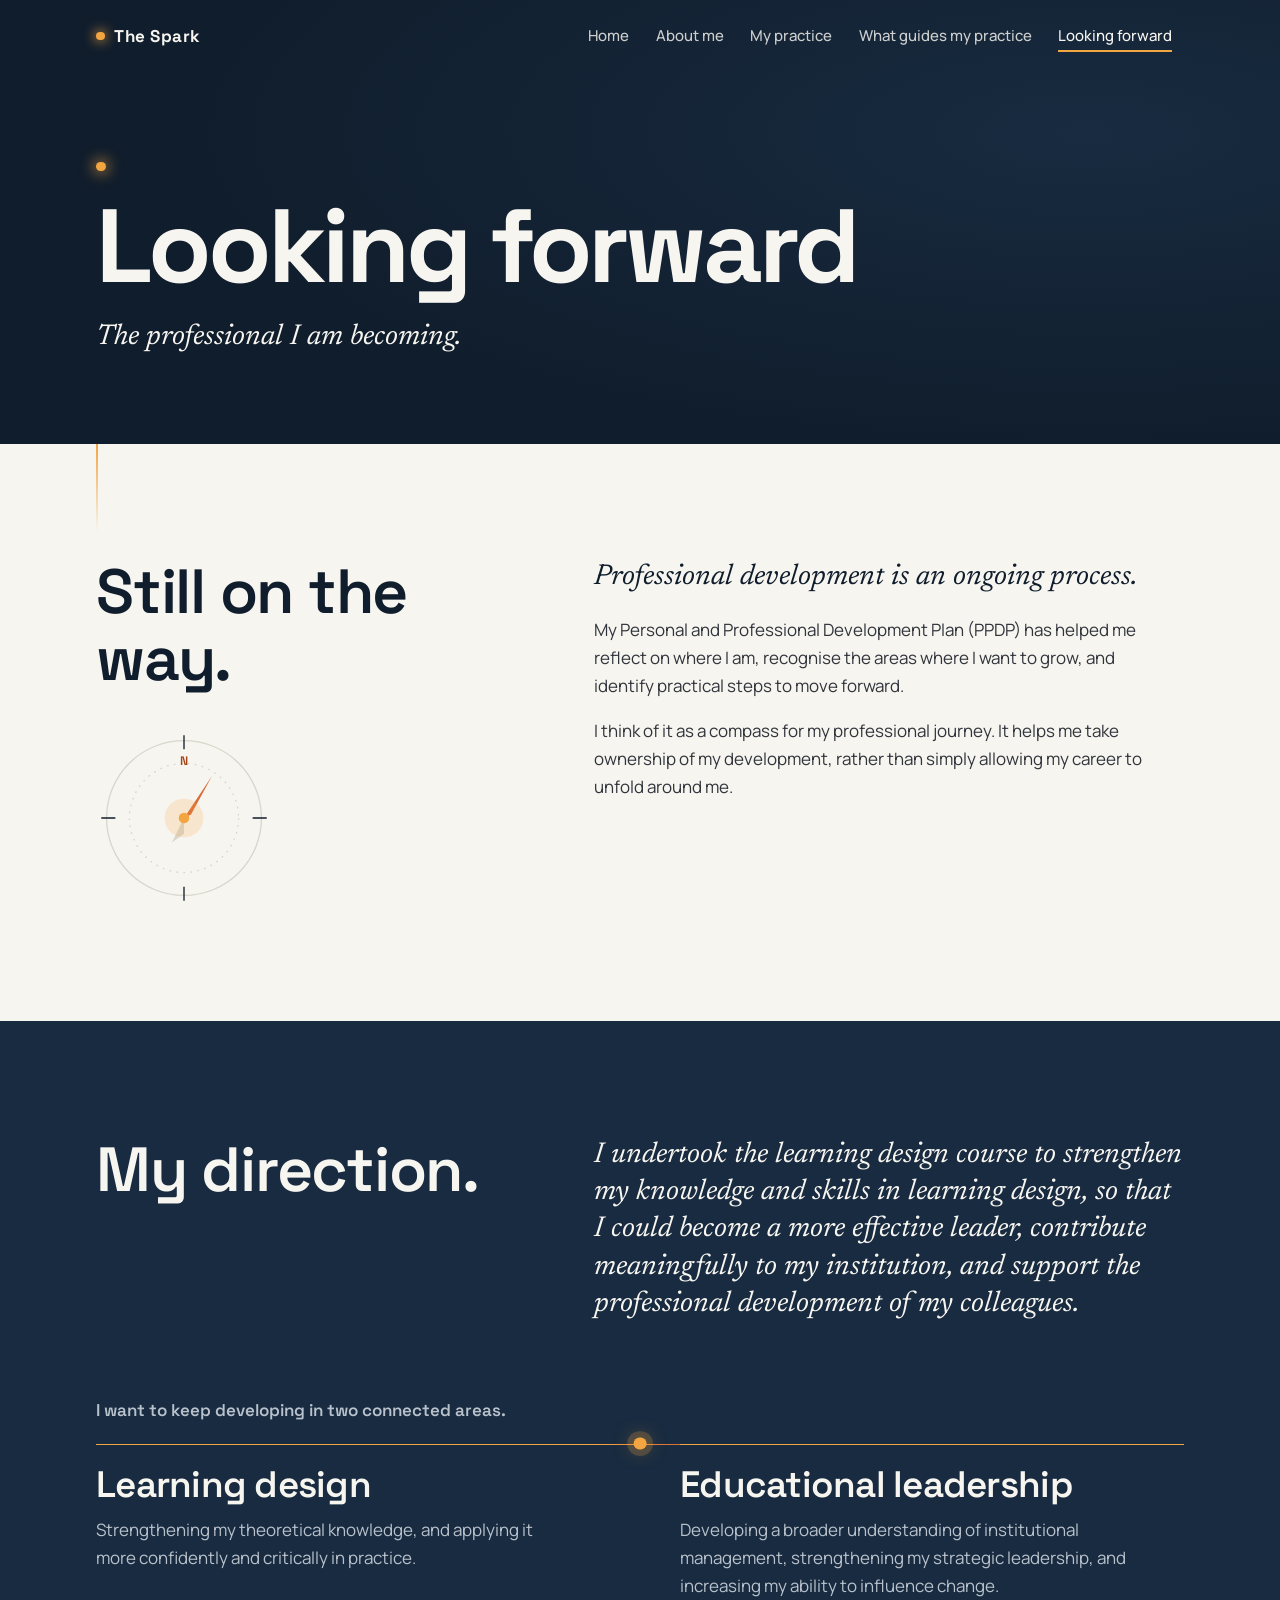
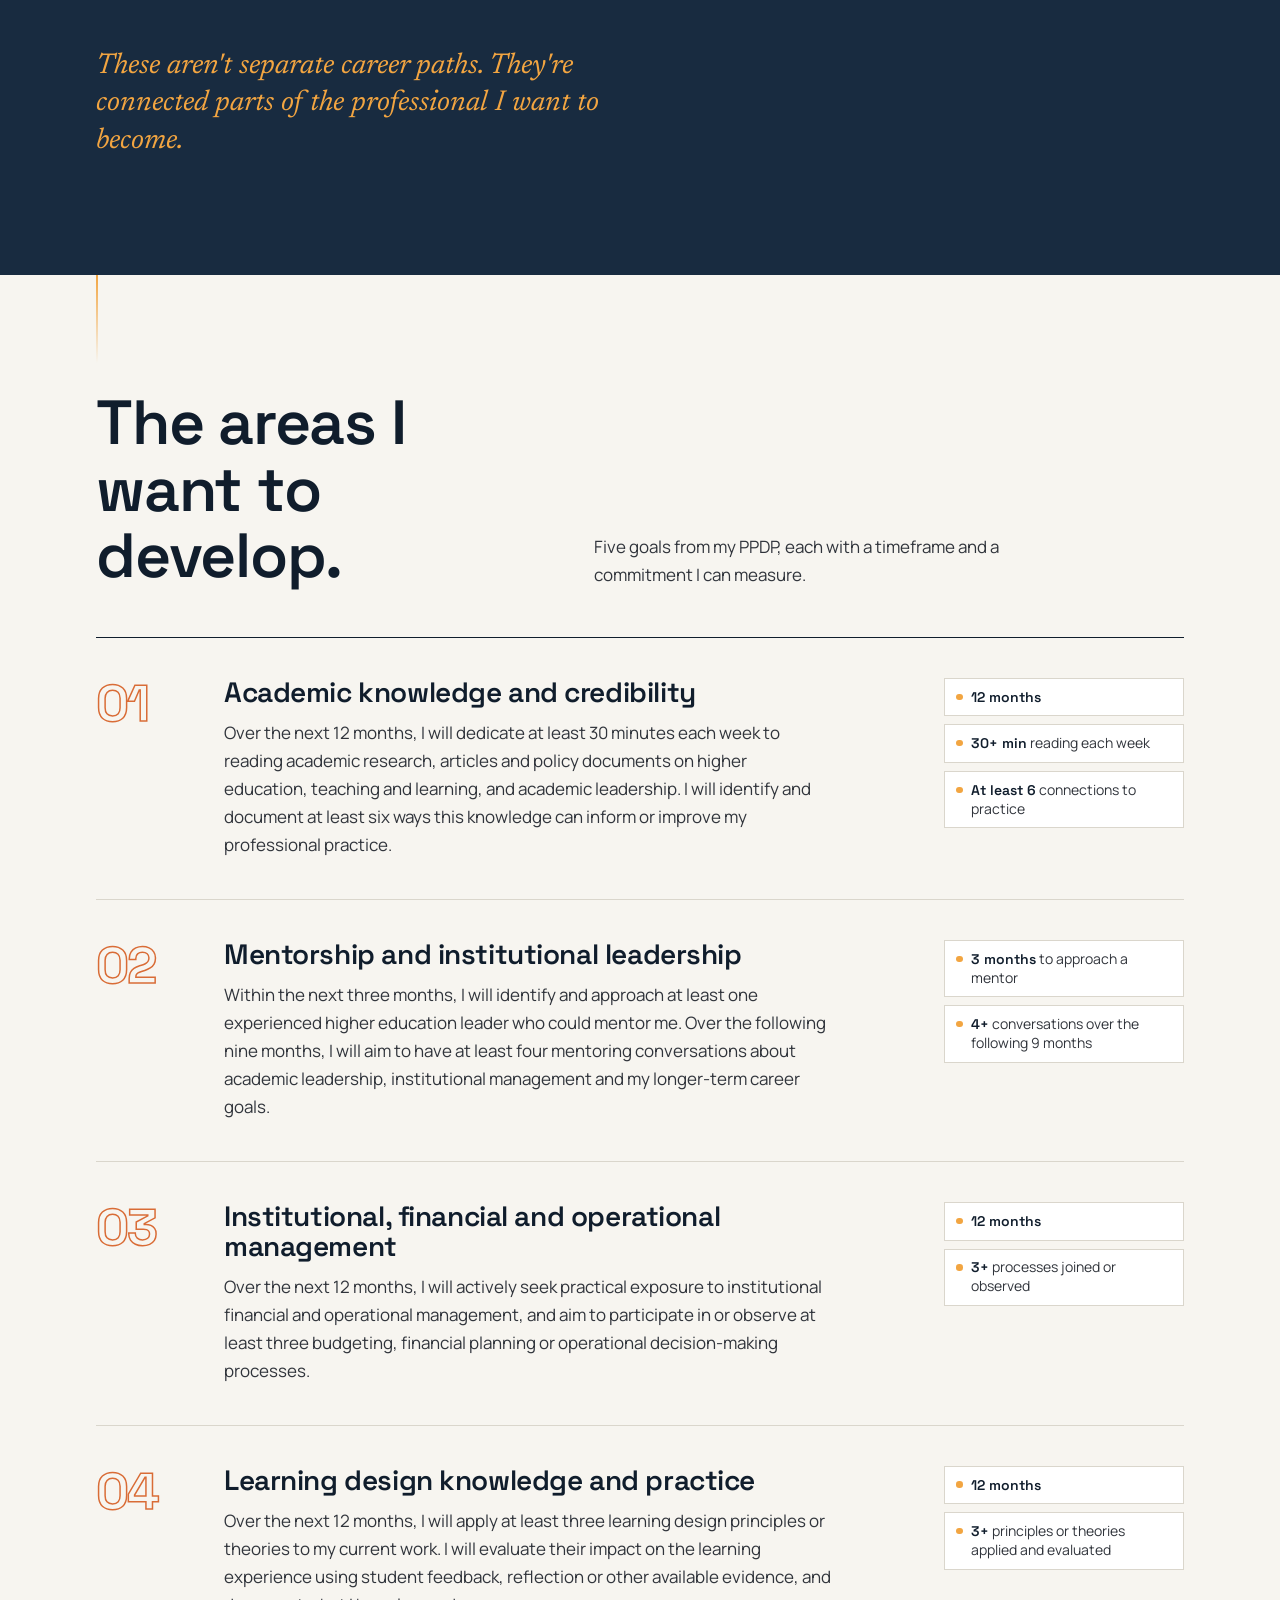
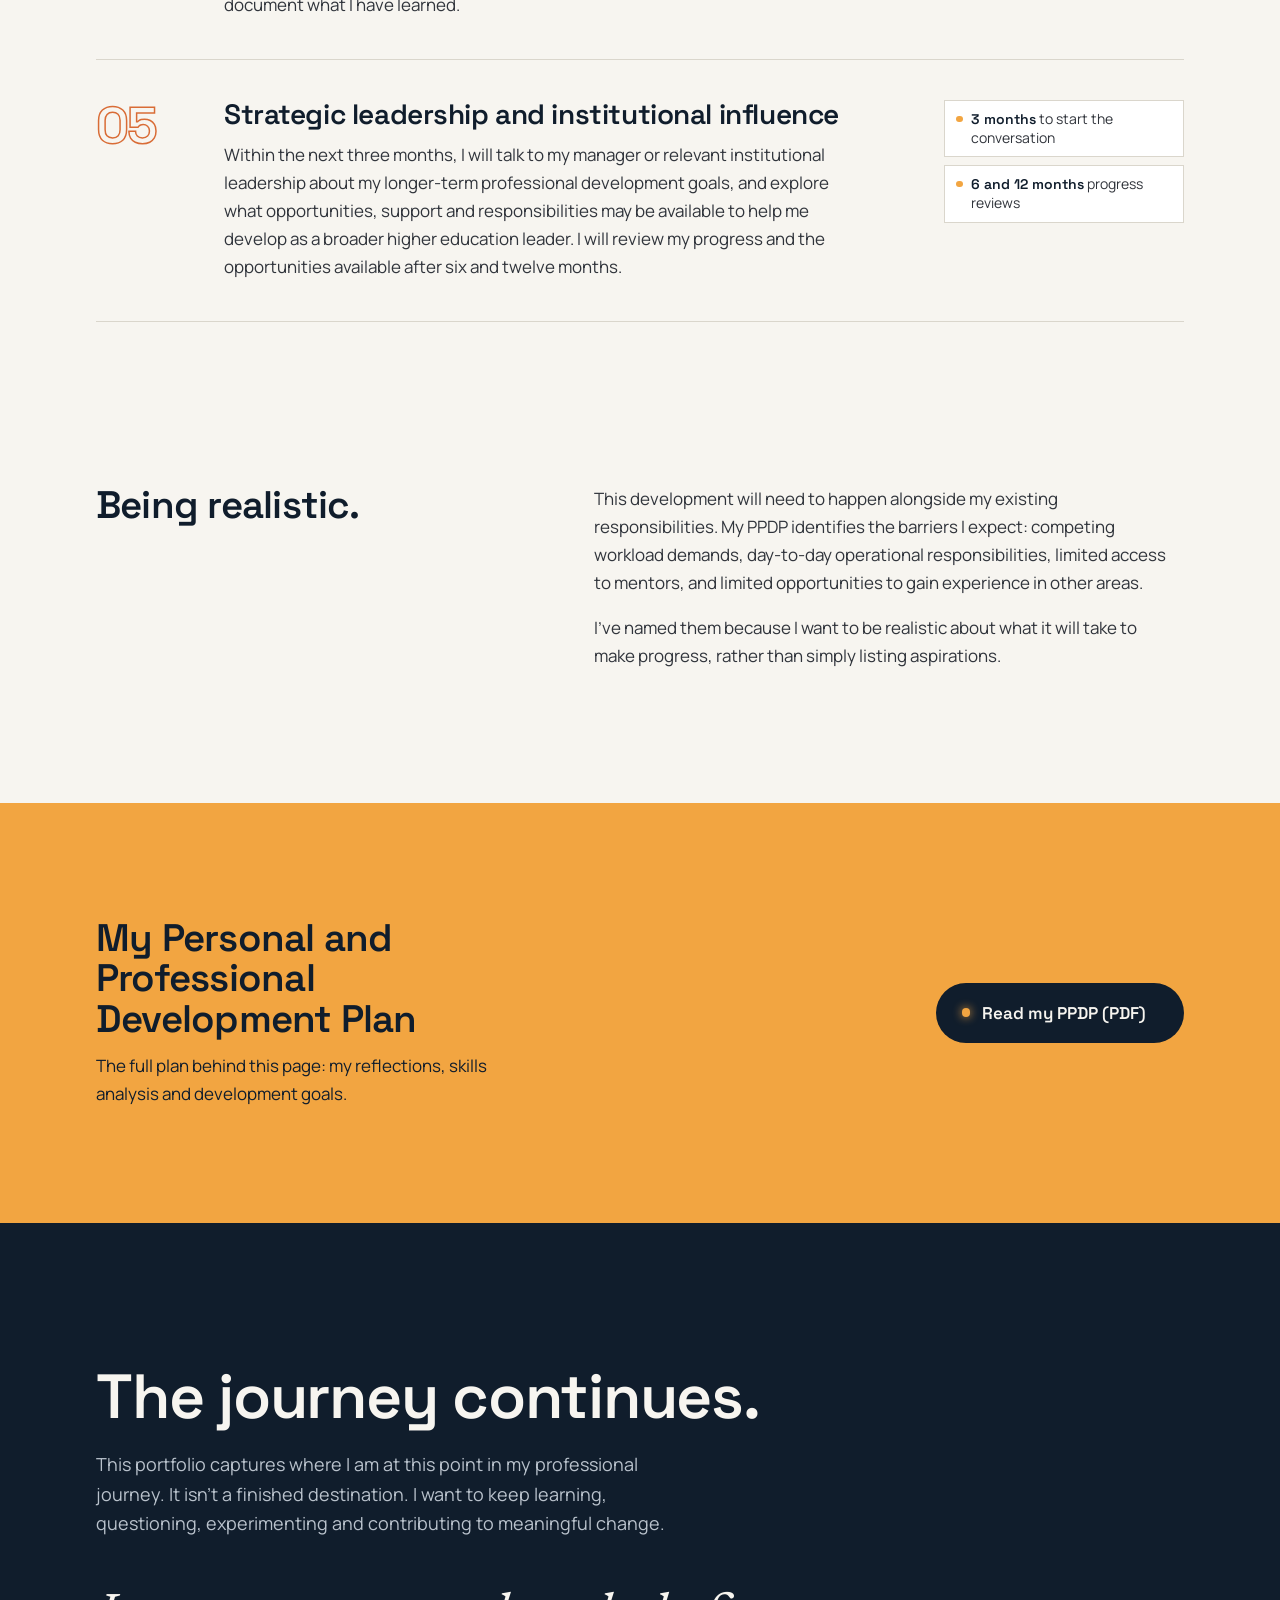
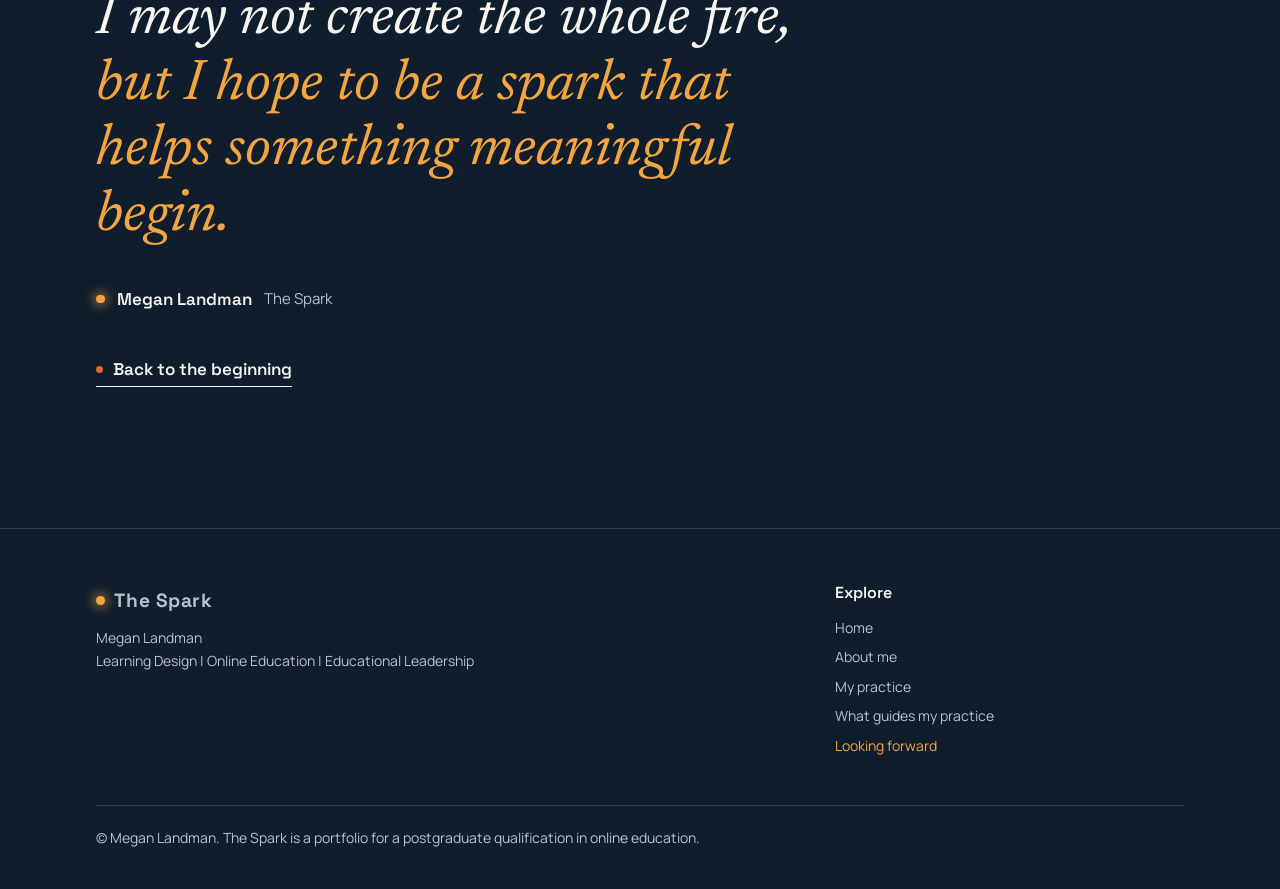
<file: looking-forward/index.html>
<!DOCTYPE html>
<html lang="en-GB" class="no-js">
<head>
<meta charset="utf-8">
<meta name="viewport" content="width=device-width, initial-scale=1">
<title>Looking forward — The Spark</title>
<meta name="description" content="The professional Megan Landman is working towards becoming, and her development plan.">
<meta name="author" content="Megan Landman">
<meta name="theme-color" content="#101D2C">
<meta property="og:type" content="website">
<meta property="og:title" content="Looking forward — The Spark">
<meta property="og:description" content="The professional Megan Landman is working towards becoming, and her development plan.">
<link rel="icon" href="../assets/img/favicon.svg" type="image/svg+xml">
<link rel="preload" href="../assets/fonts/space-grotesk-latin-wght-normal.woff2" as="font" type="font/woff2" crossorigin>
<link rel="stylesheet" href="../assets/css/spark.css">
<script src="../assets/js/spark.js" defer></script>
</head>
<body>
<a class="skip-link" href="#main">Skip to content</a>

<header class="site-nav">
  <nav class="wrap" aria-label="Main">
    <a class="brand" href="../index.html"><span class="brand-dot" aria-hidden="true"></span>The Spark</a>
    <button class="nav-toggle" type="button" aria-expanded="false" aria-controls="nav-list">Menu</button>
    <ul class="nav-list" id="nav-list">
      <li><a href="../index.html">Home</a></li>
      <li><a href="../about/index.html">About me</a></li>
      <li><a href="../practice/index.html">My practice</a></li>
      <li><a href="../thinking/index.html">What guides my practice</a></li>
      <li><a href="../looking-forward/index.html" aria-current="page">Looking forward</a></li>
    </ul>
  </nav>
</header>

<main id="main">

<!-- ===================== PAGE HEADER ===================== -->
<section class="page-head dark" aria-labelledby="page-title">
  <div class="wrap">
    <span class="eyebrow-dot" aria-hidden="true"></span>
    <h1 id="page-title">Looking forward</h1>
    <p class="lead">The professional I am becoming.</p>
  </div>
</section>

<!-- ===================== A COMPASS, NOT A MAP ===================== -->
<section class="section light lf-open" aria-labelledby="open-title">
  <span class="thread" aria-hidden="true"></span>
  <div class="wrap reveal">
    <div class="lf-open-grid">
      <div>
        <h2 class="h2" id="open-title">Still on the way.</h2>
        <!-- Compass: the PPDP as a sense of direction -->
        <svg class="compass" viewBox="0 0 200 200" aria-hidden="true">
          <circle class="c-ring" cx="100" cy="100" r="88"/>
          <circle class="c-ring c-ring--inner" cx="100" cy="100" r="62"/>
          <path class="c-tick" d="M100 6 V22 M100 178 V194 M6 100 H22 M178 100 H194"/>
          <text class="c-n" x="100" y="40" text-anchor="middle">N</text>
          <path class="c-needle-back" d="M100 100 L86 128 L100 118 Z"/>
          <path class="c-needle" d="M100 100 L132 52 L108 96 Z"/>
          <circle class="c-glow" cx="100" cy="100" r="22"/><circle class="c-core" cx="100" cy="100" r="6"/>
        </svg>
      </div>
      <div class="prose">
        <p class="lead">Professional development is an ongoing process.</p>
        <p>My Personal and Professional Development Plan (PPDP) has helped me reflect on where I am, recognise the areas where I want to grow, and identify practical steps to move forward.</p>
        <p>I think of it as a compass for my professional journey. It helps me take ownership of my development, rather than simply allowing my career to unfold around me.</p>
      </div>
    </div>
  </div>
</section>

<!-- ===================== MY DIRECTION ===================== -->
<section class="section deep lf-direction" aria-labelledby="direction-title">
  <div class="wrap reveal">
    <div class="lf-dir-head">
      <h2 class="h2" id="direction-title">My direction.</h2>
      <p class="lead">I undertook the learning design course to strengthen my knowledge and skills in learning design, so that I could become a more effective leader, contribute meaningfully to my institution, and support the professional development of my colleagues.</p>
    </div>

    <p class="lf-dir-intro">I want to keep developing in two connected areas.</p>
    <div class="lf-dir-pair">
      <div class="lf-area">
        <h3>Learning design</h3>
        <p>Strengthening my theoretical knowledge, and applying it more confidently and critically in practice.</p>
      </div>
      <div class="lf-link" aria-hidden="true"><span></span></div>
      <div class="lf-area">
        <h3>Educational leadership</h3>
        <p>Developing a broader understanding of institutional management, strengthening my strategic leadership, and increasing my ability to influence change.</p>
      </div>
    </div>
    <p class="lf-dir-note">These aren't separate career paths. They're connected parts of the professional I want to become.</p>
  </div>
</section>

<!-- ===================== FIVE DEVELOPMENT GOALS ===================== -->
<!-- Commitments from the PPDP: keep the timeframes and targets exactly as they are -->
<section class="section light lf-goals" aria-labelledby="goals-title">
  <span class="thread" aria-hidden="true"></span>
  <div class="wrap">
    <div class="lf-goals-head reveal">
      <h2 class="h2" id="goals-title">The areas I want to develop.</h2>
      <p>Five goals from my PPDP, each with a timeframe and a commitment I can measure.</p>
    </div>

    <ol class="goals">
      <li class="goal reveal">
        <span class="goal-num" aria-hidden="true">01</span>
        <div class="goal-body">
          <h3>Academic knowledge and credibility</h3>
          <p>Over the next 12 months, I will dedicate at least 30 minutes each week to reading academic research, articles and policy documents on higher education, teaching and learning, and academic leadership. I will identify and document at least six ways this knowledge can inform or improve my professional practice.</p>
        </div>
        <ul class="goal-marks" aria-label="Commitments">
          <li><strong>12 months</strong></li>
          <li><strong>30+ min</strong> reading each week</li>
          <li><strong>At least 6</strong> connections to practice</li>
        </ul>
      </li>

      <li class="goal reveal">
        <span class="goal-num" aria-hidden="true">02</span>
        <div class="goal-body">
          <h3>Mentorship and institutional leadership</h3>
          <p>Within the next three months, I will identify and approach at least one experienced higher education leader who could mentor me. Over the following nine months, I will aim to have at least four mentoring conversations about academic leadership, institutional management and my longer-term career goals.</p>
        </div>
        <ul class="goal-marks" aria-label="Commitments">
          <li><strong>3 months</strong> to approach a mentor</li>
          <li><strong>4+</strong> conversations over the following 9 months</li>
        </ul>
      </li>

      <li class="goal reveal">
        <span class="goal-num" aria-hidden="true">03</span>
        <div class="goal-body">
          <h3>Institutional, financial and operational management</h3>
          <p>Over the next 12 months, I will actively seek practical exposure to institutional financial and operational management, and aim to participate in or observe at least three budgeting, financial planning or operational decision-making processes.</p>
        </div>
        <ul class="goal-marks" aria-label="Commitments">
          <li><strong>12 months</strong></li>
          <li><strong>3+</strong> processes joined or observed</li>
        </ul>
      </li>

      <li class="goal reveal">
        <span class="goal-num" aria-hidden="true">04</span>
        <div class="goal-body">
          <h3>Learning design knowledge and practice</h3>
          <p>Over the next 12 months, I will apply at least three learning design principles or theories to my current work. I will evaluate their impact on the learning experience using student feedback, reflection or other available evidence, and document what I have learned.</p>
        </div>
        <ul class="goal-marks" aria-label="Commitments">
          <li><strong>12 months</strong></li>
          <li><strong>3+</strong> principles or theories applied and evaluated</li>
        </ul>
      </li>

      <li class="goal reveal">
        <span class="goal-num" aria-hidden="true">05</span>
        <div class="goal-body">
          <h3>Strategic leadership and institutional influence</h3>
          <p>Within the next three months, I will talk to my manager or relevant institutional leadership about my longer-term professional development goals, and explore what opportunities, support and responsibilities may be available to help me develop as a broader higher education leader. I will review my progress and the opportunities available after six and twelve months.</p>
        </div>
        <ul class="goal-marks" aria-label="Commitments">
          <li><strong>3 months</strong> to start the conversation</li>
          <li><strong>6 and 12 months</strong> progress reviews</li>
        </ul>
      </li>
    </ol>
  </div>
</section>

<!-- ===================== BEING REALISTIC ===================== -->
<section class="section light lf-real" aria-labelledby="real-title">
  <div class="wrap reveal">
    <div class="lf-real-grid">
      <h2 class="h3" id="real-title">Being realistic.</h2>
      <div class="prose">
        <p>This development will need to happen alongside my existing responsibilities. My PPDP identifies the barriers I expect: competing workload demands, day-to-day operational responsibilities, limited access to mentors, and limited opportunities to gain experience in other areas.</p>
        <p>I've named them because I want to be realistic about what it will take to make progress, rather than simply listing aspirations.</p>
      </div>
    </div>
  </div>
</section>

<!-- ===================== PPDP LINK =====================
     To publish the PPDP: save the PDF as  assets/docs/megan-landman-ppdp.pdf
     The link below switches itself on when that file exists on the live site.
     Until then (or with JavaScript off) the placeholder shows instead. -->
<section class="section amber lf-ppdp" aria-labelledby="ppdp-title">
  <div class="wrap reveal">
    <div class="lf-ppdp-grid">
      <div>
        <h2 class="h3" id="ppdp-title">My Personal and Professional Development Plan</h2>
        <p>The full plan behind this page: my reflections, skills analysis and development goals.</p>
      </div>
      <div class="lf-ppdp-action">
        <a class="ppdp-btn" id="ppdp-link" href="../assets/docs/megan-landman-ppdp.pdf" target="_blank" rel="noopener" hidden>
          Read my PPDP (PDF)<span class="sr-only"> (opens in a new tab)</span>
        </a>
        <p class="ppdp-pending" id="ppdp-pending"><span class="placeholder">PPDP document to be added</span></p>
      </div>
    </div>
  </div>
</section>

<!-- ===================== THE JOURNEY CONTINUES ===================== -->
<section class="section dark has-spark closing lf-close" aria-labelledby="close-title">
  <canvas data-spark data-origin="right" data-count="70" data-glow="220" data-intensity=".8" aria-hidden="true"></canvas>
  <div class="wrap reveal">
    <h2 class="h2" id="close-title">The journey continues.</h2>
    <p class="lf-close-text">This portfolio captures where I am at this point in my professional journey. It isn't a finished destination. I want to keep learning, questioning, experimenting and contributing to meaningful change.</p>
    <blockquote>
      <p>I may not create the whole fire, <span>but I hope to be a spark that helps something meaningful begin.</span></p>
    </blockquote>
    <p class="sign"><span class="brand-dot" aria-hidden="true"></span>Megan Landman <small>The Spark</small></p>
    <p class="lf-back"><a class="text-link" href="../index.html">Back to the beginning</a></p>
  </div>
</section>

<script>
  /* Show the PPDP link only once the document is actually on the site */
  (function () {
    var link = document.getElementById("ppdp-link"), pending = document.getElementById("ppdp-pending");
    if (!link || !window.fetch) return;
    fetch(link.getAttribute("href"), { method: "HEAD" }).then(function (r) {
      if (r.ok) { link.hidden = false; pending.hidden = true; }
    }).catch(function () {});
  })();
</script>

</main>

<footer class="site-footer">
  <div class="wrap">
    <div class="footer-grid">
      <div>
        <a class="brand" href="../index.html"><span class="brand-dot" aria-hidden="true"></span>The Spark</a>
        <p class="role">Megan Landman<br>Learning Design | Online Education | Educational Leadership</p>
      </div>
      <nav aria-label="Footer">
        <h2>Explore</h2>
        <ul>
          <li><a href="../index.html">Home</a></li>
          <li><a href="../about/index.html">About me</a></li>
          <li><a href="../practice/index.html">My practice</a></li>
          <li><a href="../thinking/index.html">What guides my practice</a></li>
          <li><a href="../looking-forward/index.html" aria-current="page">Looking forward</a></li>
        </ul>
      </nav>
    </div>
    <p class="legal">© Megan Landman. The Spark is a portfolio for a postgraduate qualification in online education.</p>
  </div>
</footer>
</body>
</html>
</file>
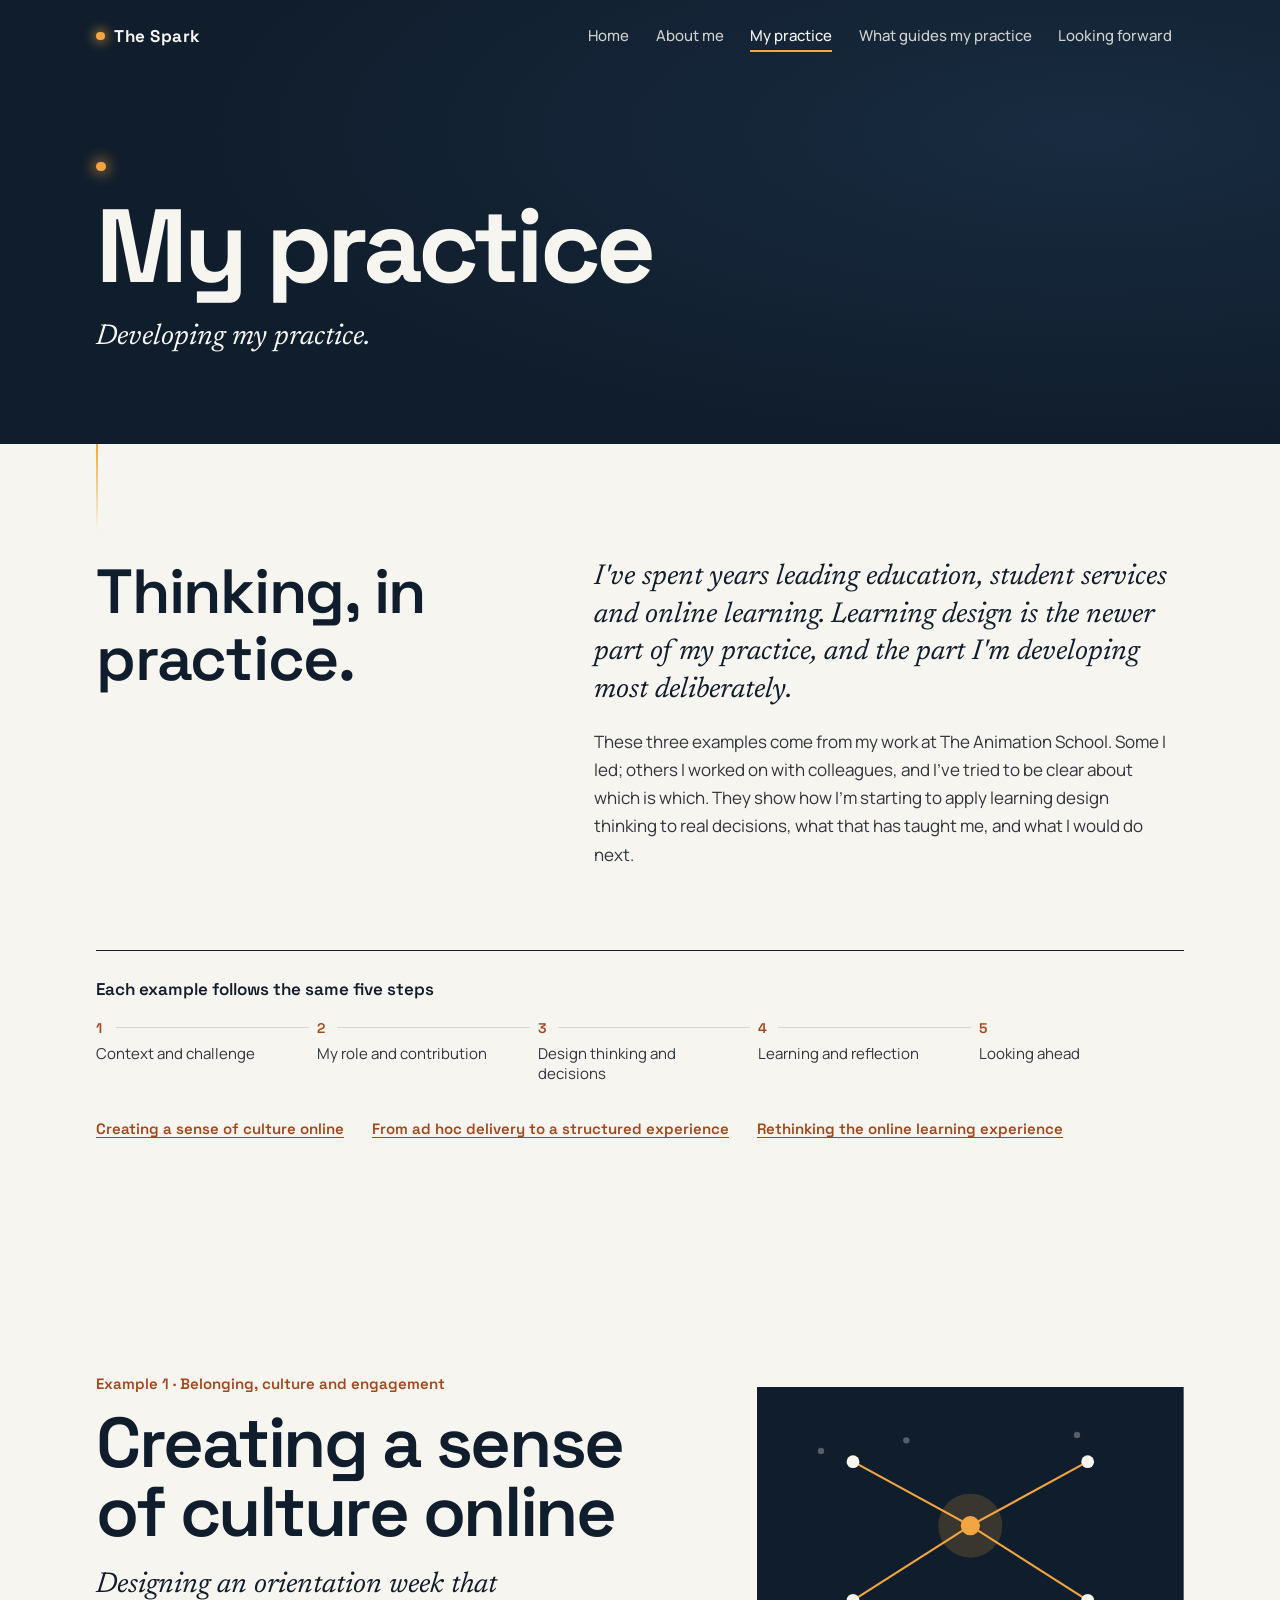
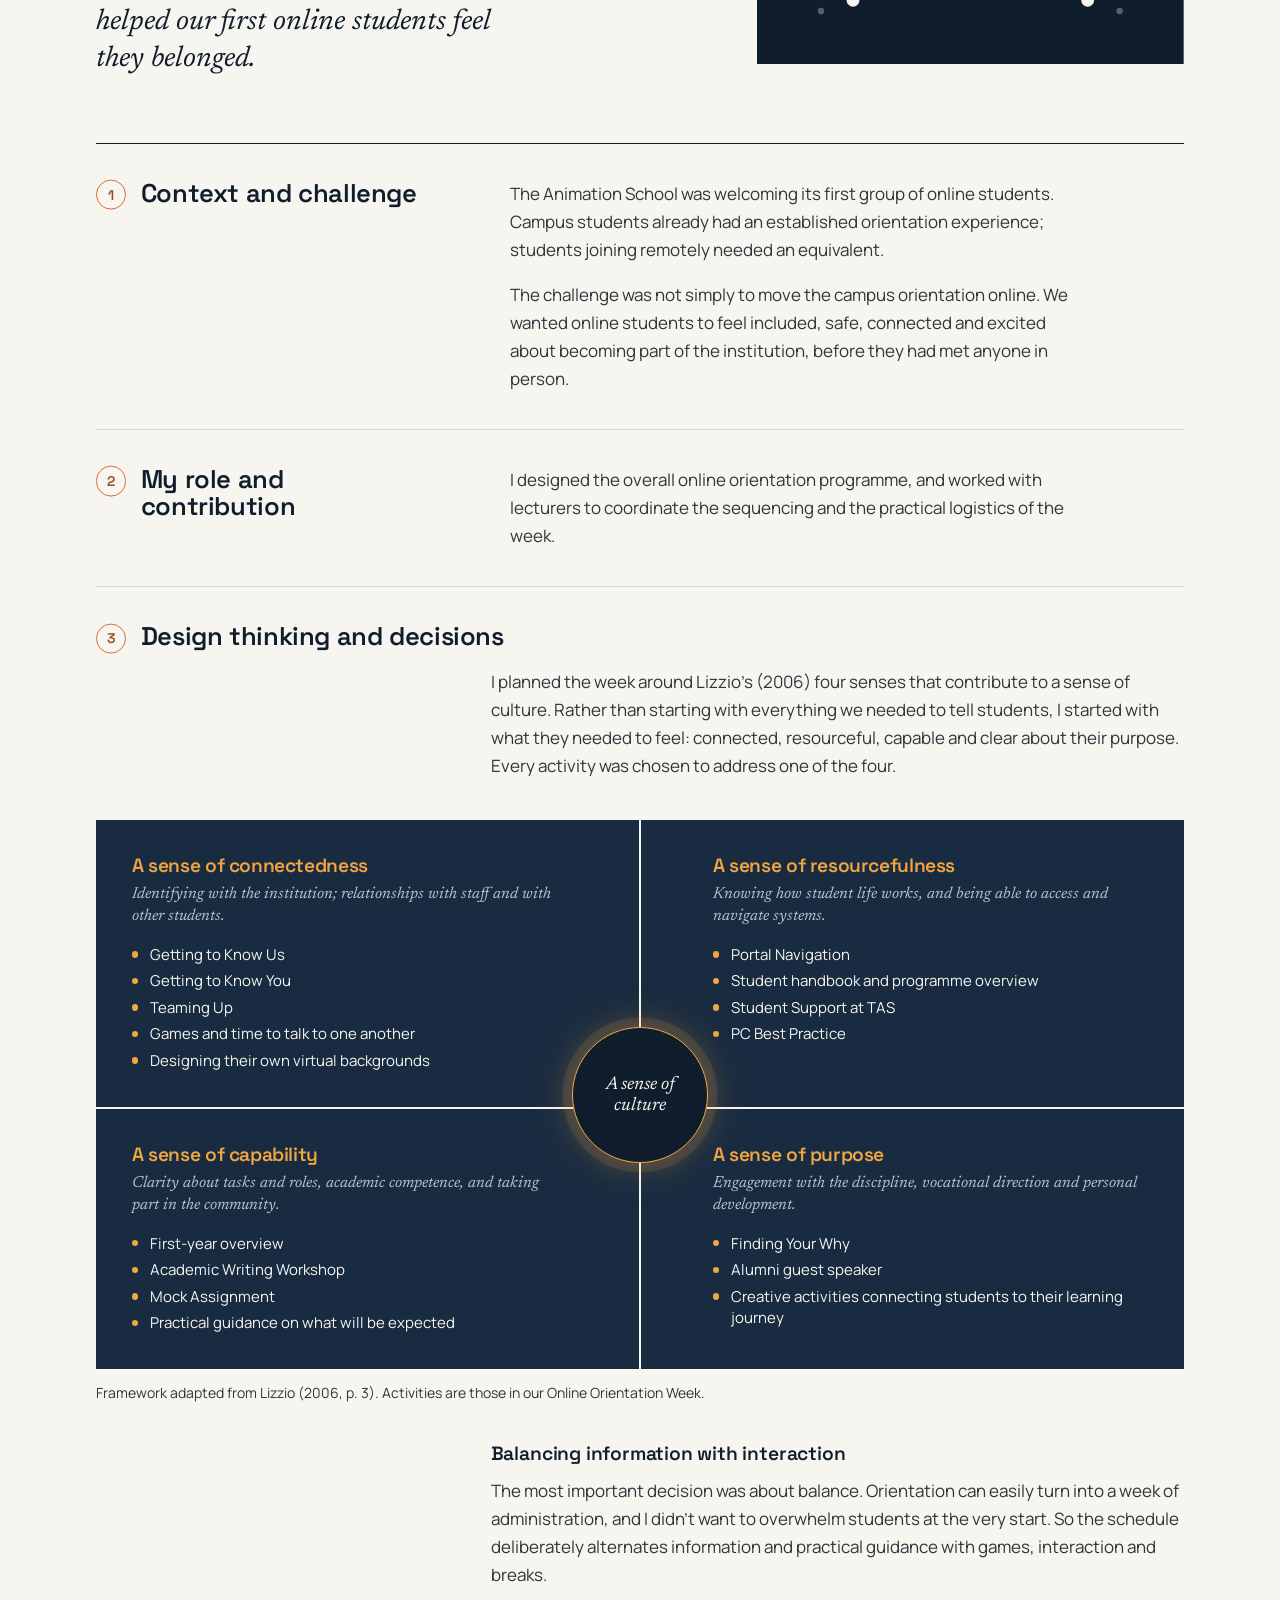
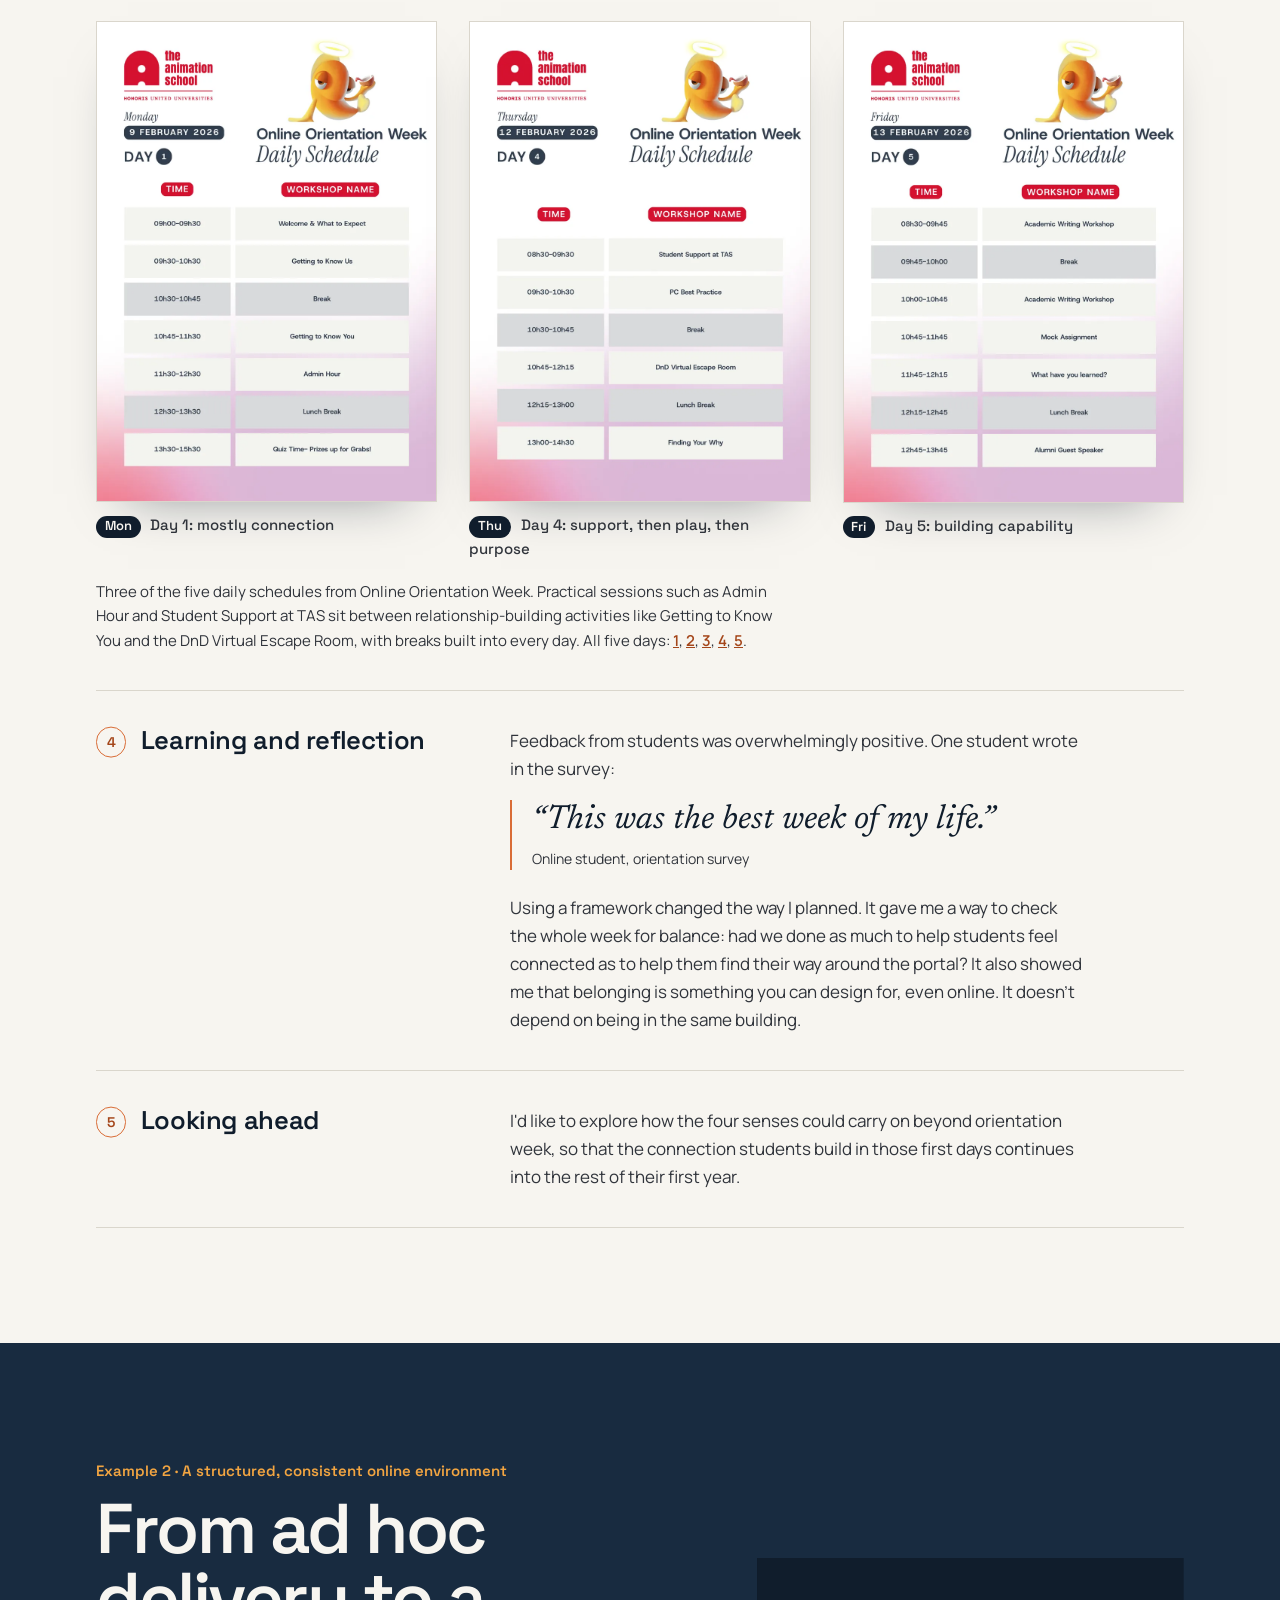
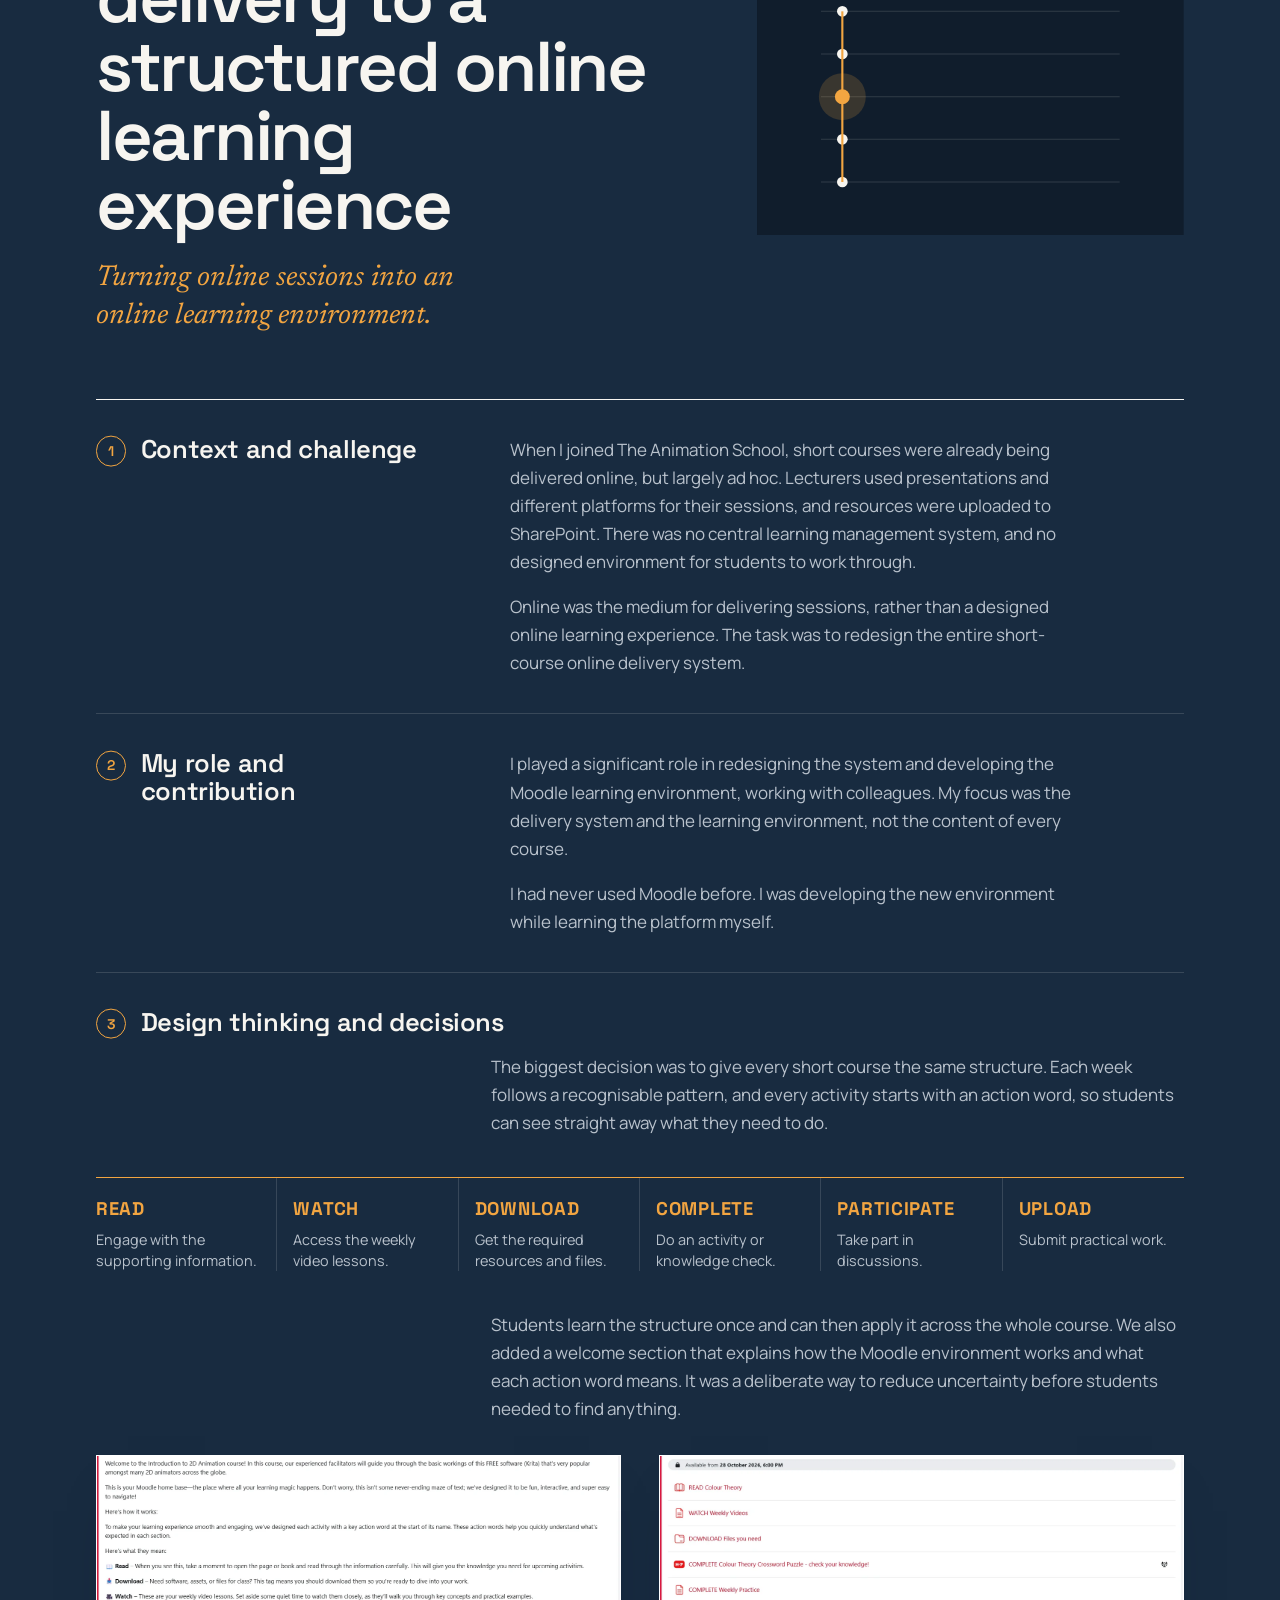
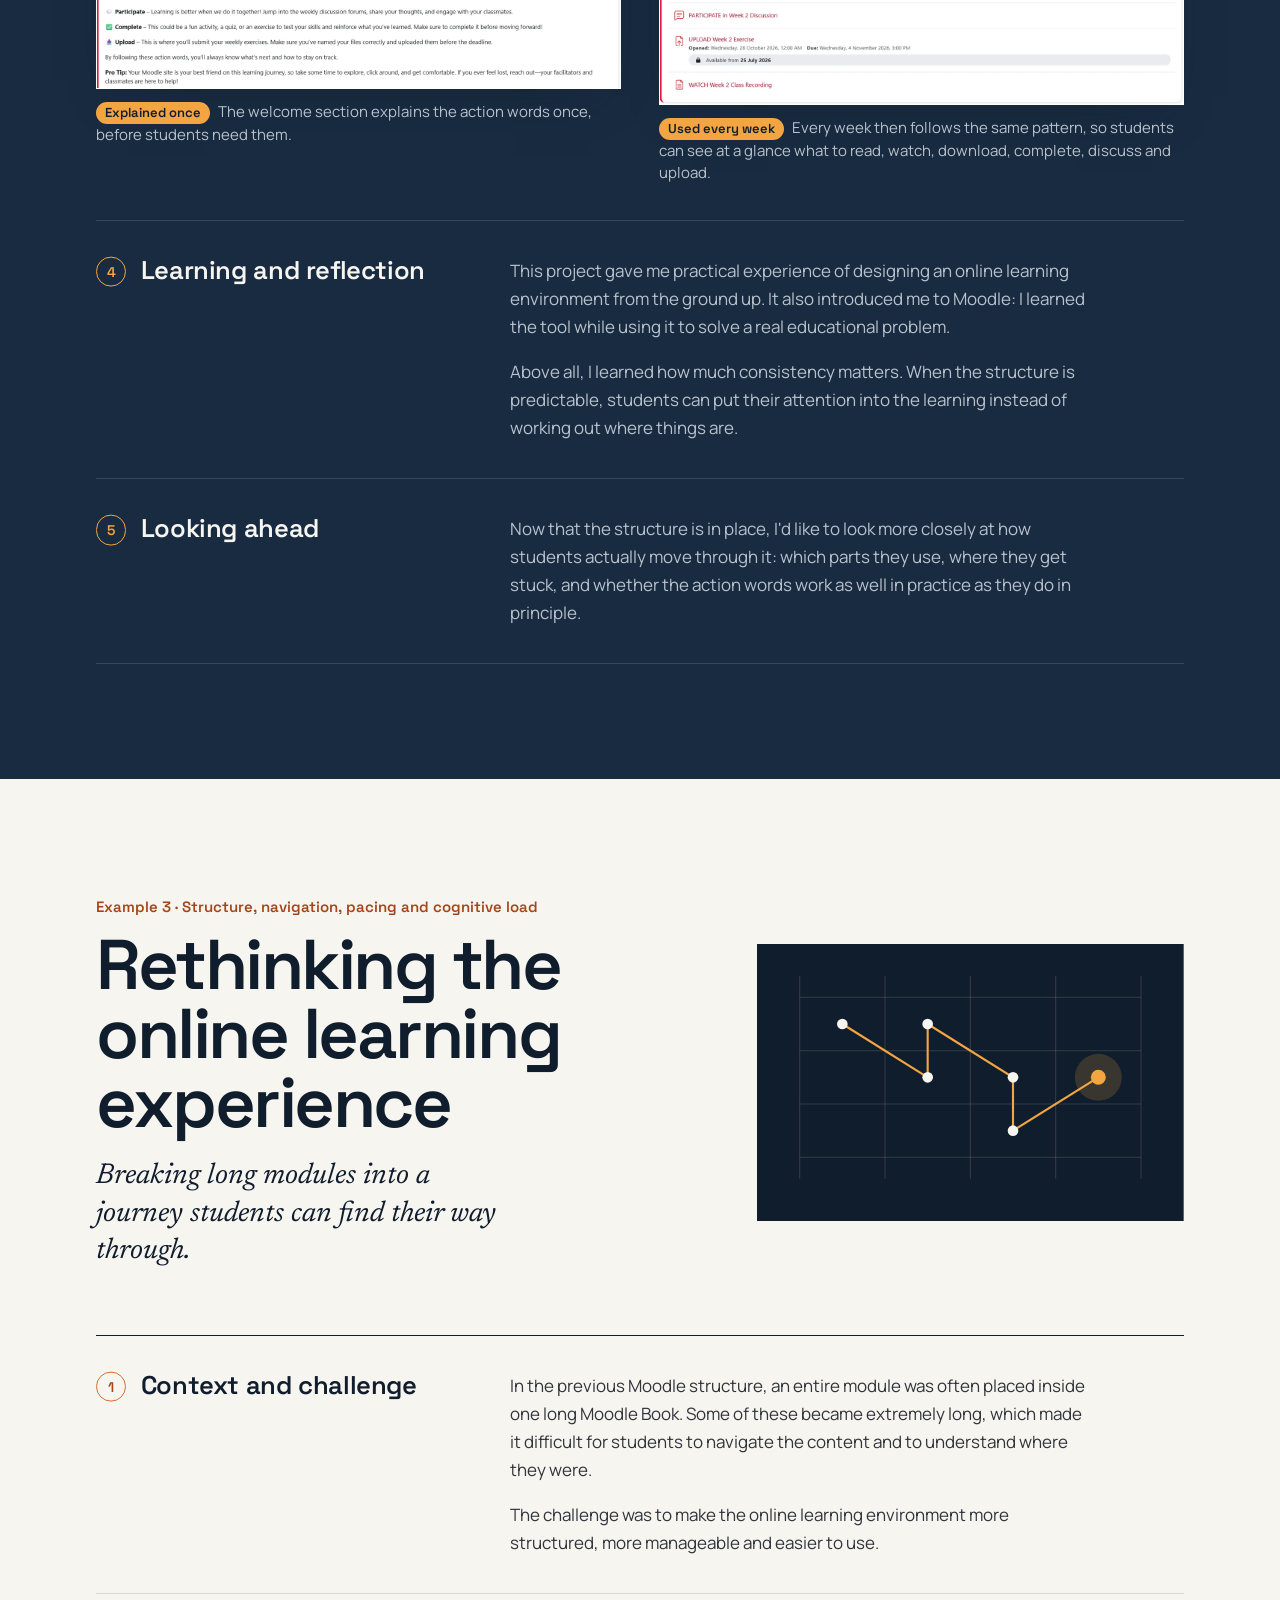
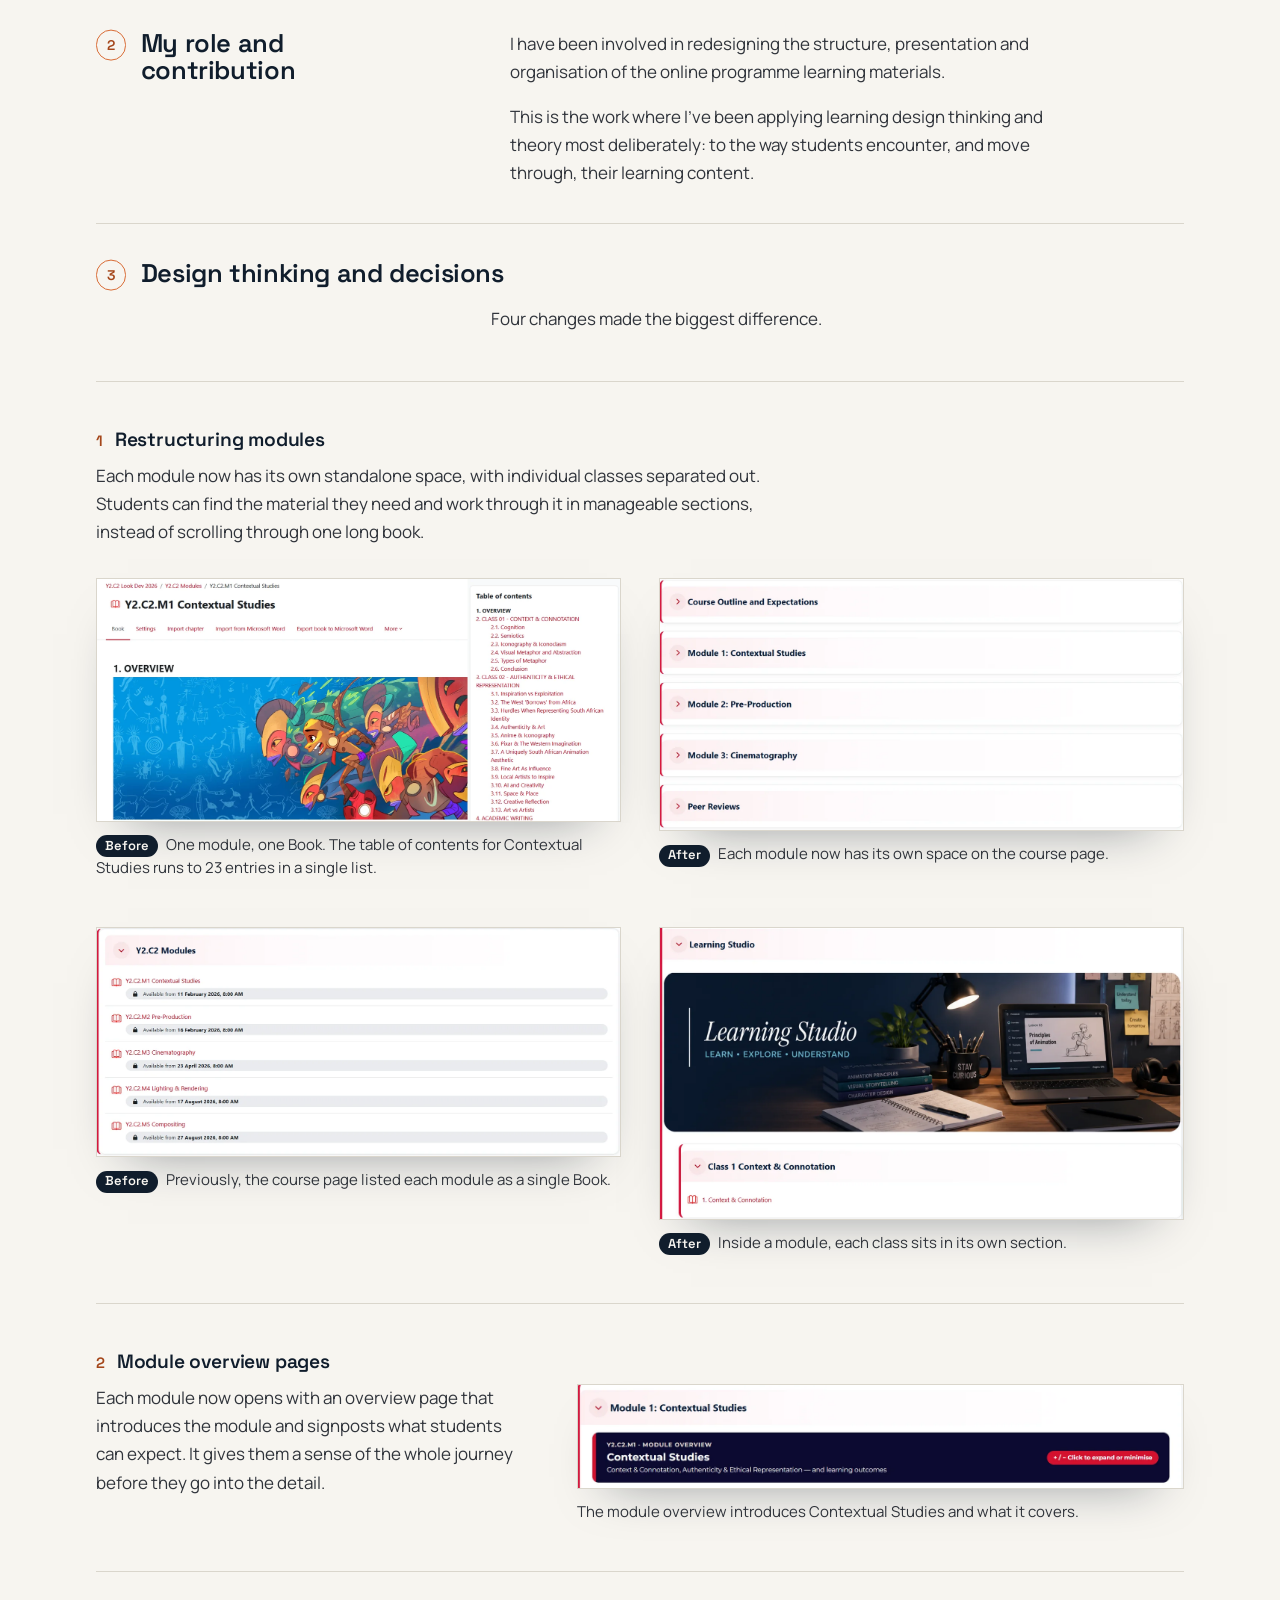
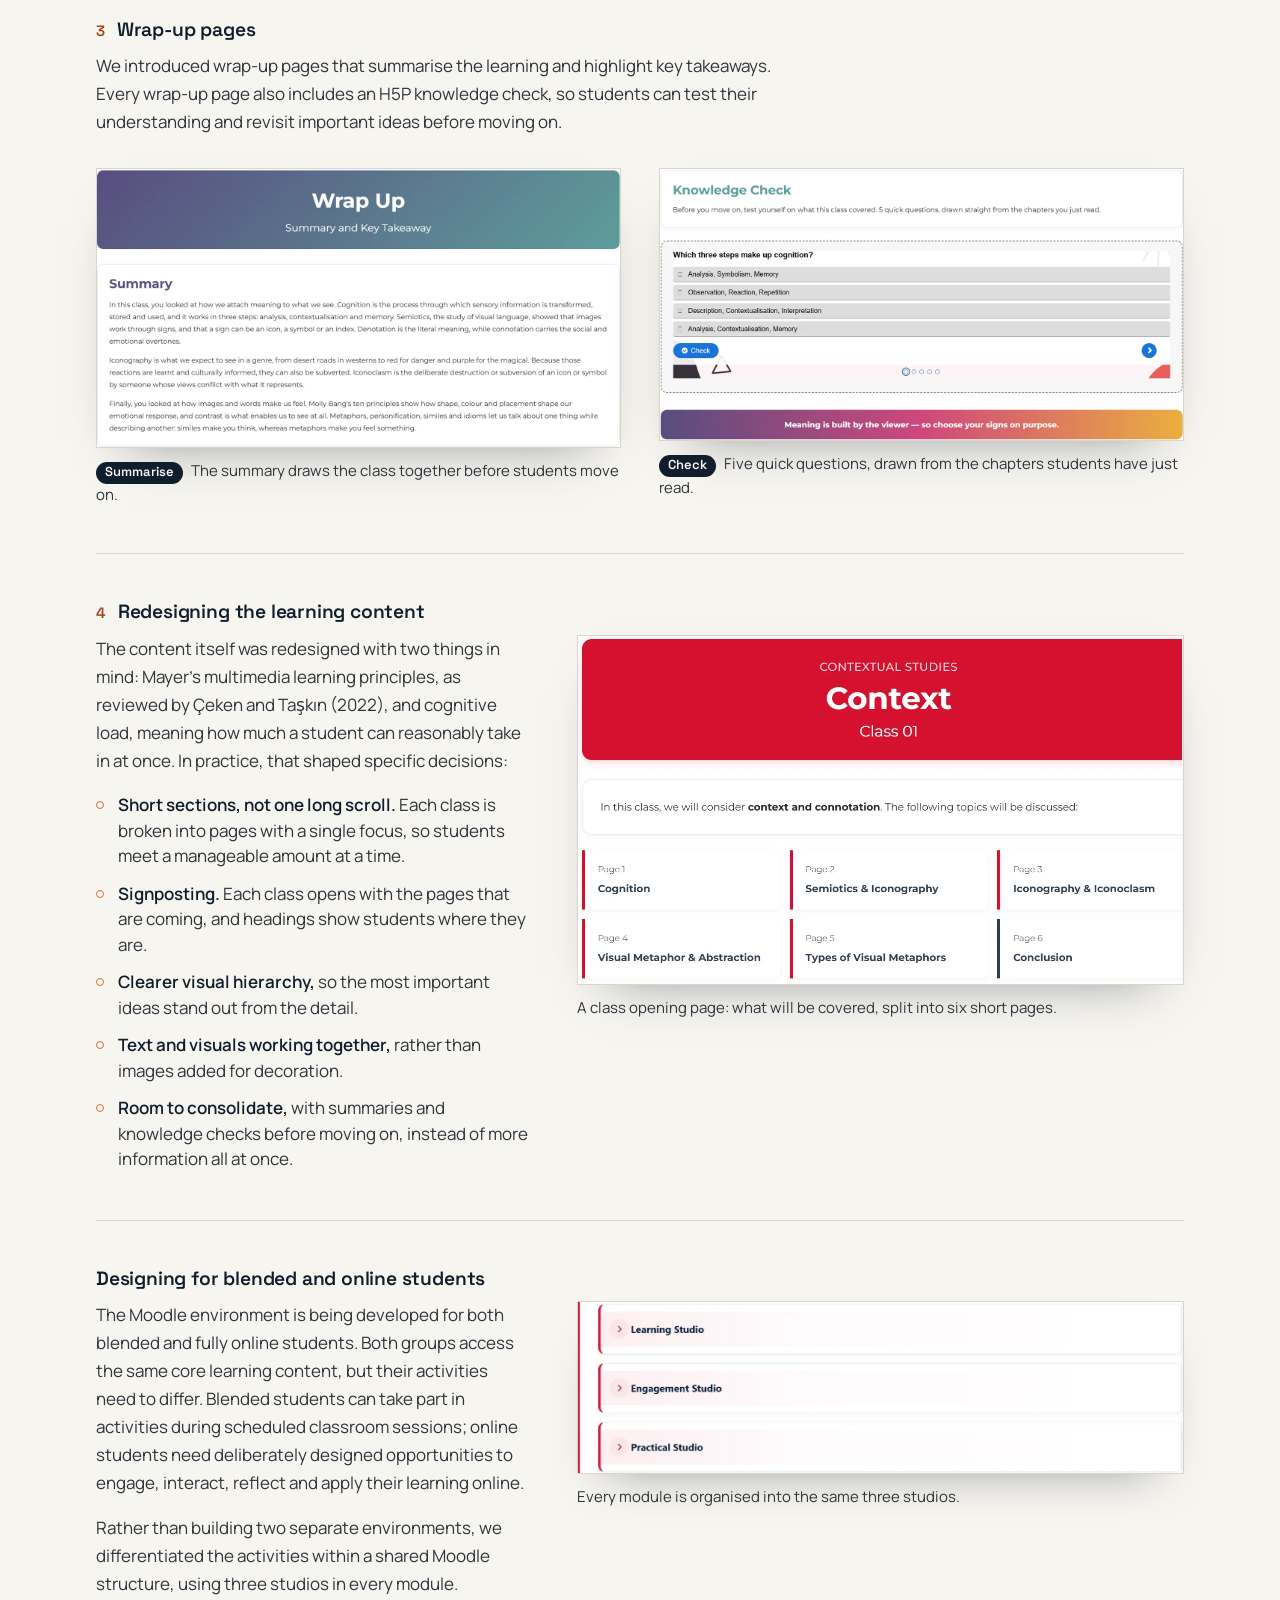
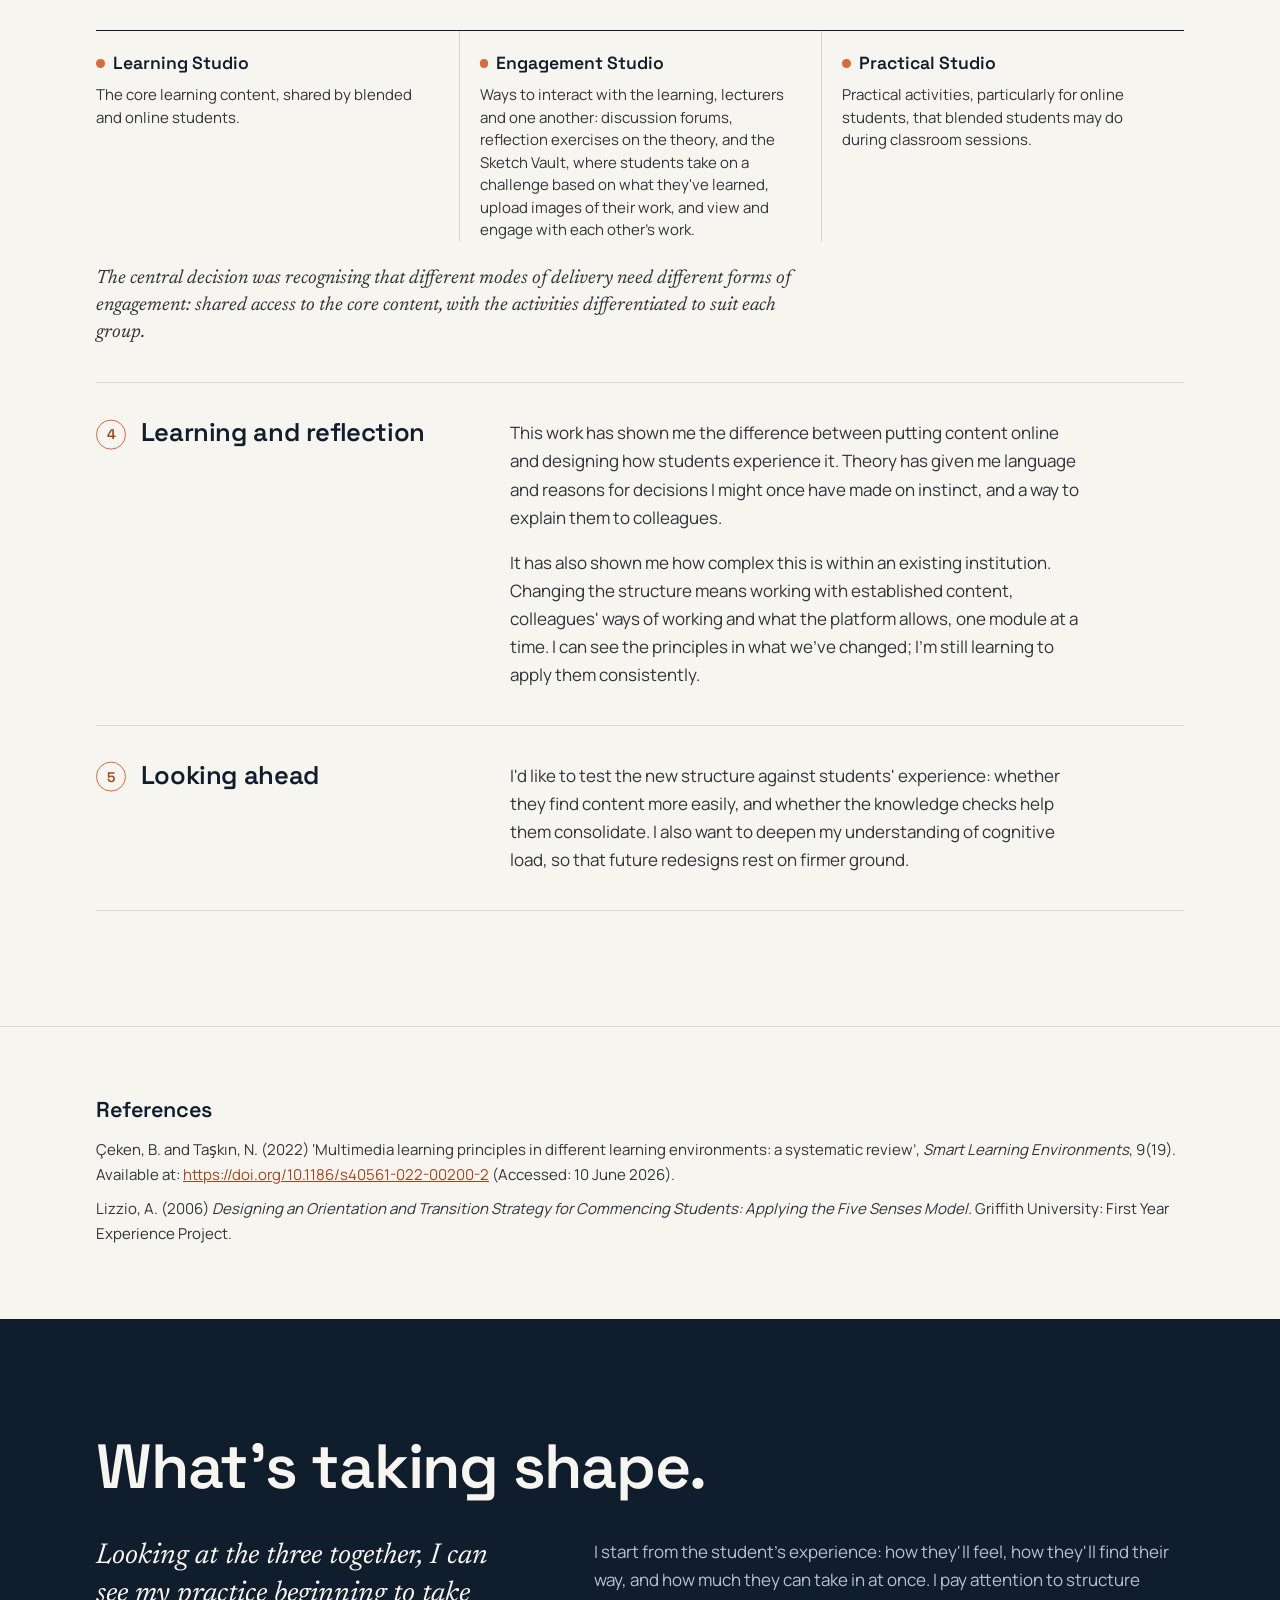
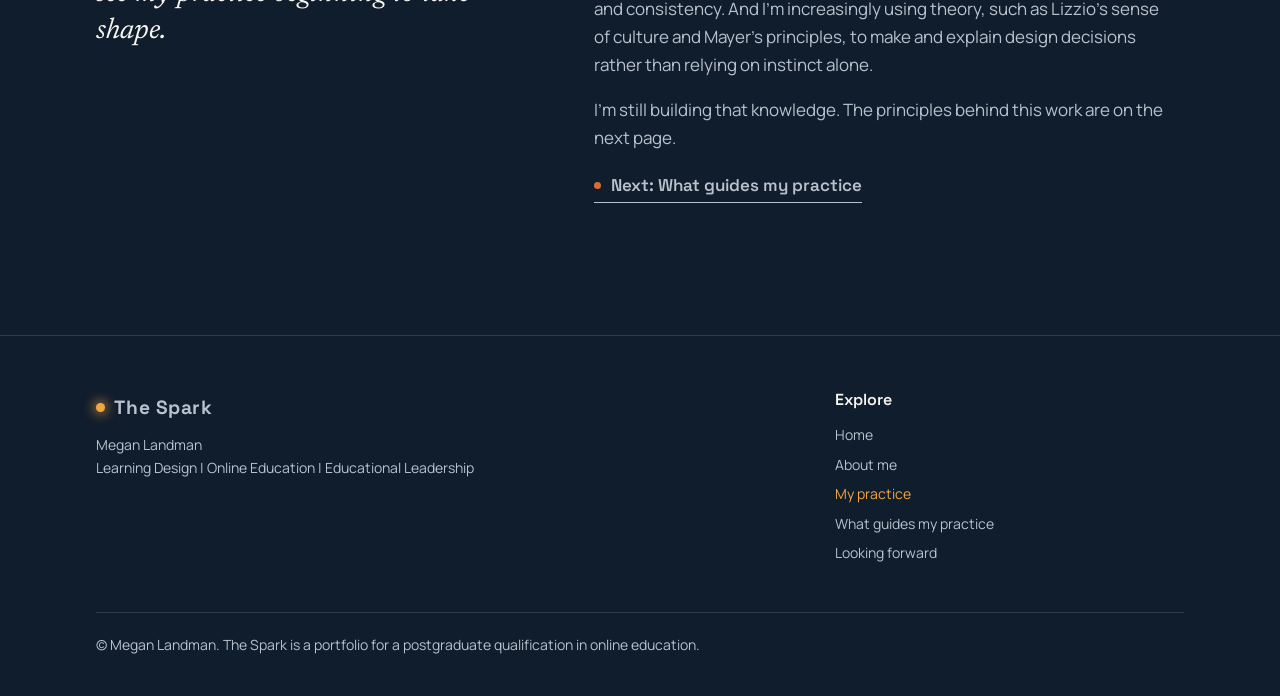
<file: practice/index.html>
<!DOCTYPE html>
<html lang="en-GB" class="no-js">
<head>
<meta charset="utf-8">
<meta name="viewport" content="width=device-width, initial-scale=1">
<title>My practice — The Spark</title>
<meta name="description" content="Three examples of Megan Landman's developing learning design practice in online education.">
<meta name="author" content="Megan Landman">
<meta name="theme-color" content="#101D2C">
<meta property="og:type" content="website">
<meta property="og:title" content="My practice — The Spark">
<meta property="og:description" content="Three examples of Megan Landman's developing learning design practice in online education.">
<link rel="icon" href="../assets/img/favicon.svg" type="image/svg+xml">
<link rel="preload" href="../assets/fonts/space-grotesk-latin-wght-normal.woff2" as="font" type="font/woff2" crossorigin>
<link rel="stylesheet" href="../assets/css/spark.css">
<script src="../assets/js/spark.js" defer></script>
</head>
<body>
<a class="skip-link" href="#main">Skip to content</a>

<header class="site-nav">
  <nav class="wrap" aria-label="Main">
    <a class="brand" href="../index.html"><span class="brand-dot" aria-hidden="true"></span>The Spark</a>
    <button class="nav-toggle" type="button" aria-expanded="false" aria-controls="nav-list">Menu</button>
    <ul class="nav-list" id="nav-list">
      <li><a href="../index.html">Home</a></li>
      <li><a href="../about/index.html">About me</a></li>
      <li><a href="../practice/index.html" aria-current="page">My practice</a></li>
      <li><a href="../thinking/index.html">What guides my practice</a></li>
      <li><a href="../looking-forward/index.html">Looking forward</a></li>
    </ul>
  </nav>
</header>

<main id="main">

<!-- ===================== PAGE HEADER ===================== -->
<section class="page-head dark" aria-labelledby="page-title">
  <div class="wrap">
    <span class="eyebrow-dot" aria-hidden="true"></span>
    <h1 id="page-title">My practice</h1>
    <p class="lead">Developing my practice.</p>
  </div>
</section>

<!-- ===================== INTRODUCTION ===================== -->
<section class="section light practice-intro" aria-labelledby="intro-title">
  <span class="thread" aria-hidden="true"></span>
  <div class="wrap reveal">
    <div class="practice-intro-grid">
      <h2 class="h2" id="intro-title">Thinking, in practice.</h2>
      <div class="prose">
        <p class="lead">I've spent years leading education, student services and online learning. Learning design is the newer part of my practice, and the part I'm developing most deliberately.</p>
        <p>These three examples come from my work at The Animation School. Some I led; others I worked on with colleagues, and I've tried to be clear about which is which. They show how I'm starting to apply learning design thinking to real decisions, what that has taught me, and what I would do next.</p>
      </div>
    </div>

    <div class="case-key" aria-label="How each example is structured">
      <p class="case-key-title">Each example follows the same five steps</p>
      <ol>
        <li>Context and challenge</li>
        <li>My role and contribution</li>
        <li>Design thinking and decisions</li>
        <li>Learning and reflection</li>
        <li>Looking ahead</li>
      </ol>
    </div>

    <nav class="case-jump" aria-label="Examples on this page">
      <a href="#orientation">Creating a sense of culture online</a>
      <a href="#short-courses">From ad hoc delivery to a structured experience</a>
      <a href="#programmes">Rethinking the online learning experience</a>
    </nav>
  </div>
</section>

<!-- ===================== EXAMPLE 1: ORIENTATION ===================== -->
<article class="case light" id="orientation" aria-labelledby="case1-title">
  <div class="wrap">
    <header class="case-head reveal">
      <div>
        <p class="case-label">Example 1 · Belonging, culture and engagement</p>
        <h2 class="case-title" id="case1-title">Creating a sense of culture online</h2>
        <p class="case-summary">Designing an orientation week that helped our first online students feel they belonged.</p>
      </div>
      <svg class="case-visual" viewBox="0 0 400 260" aria-hidden="true">
        <rect width="400" height="260" class="cv-bg"/>
        <g class="cv-pts"><circle cx="60" cy="60" r="3"/><circle cx="140" cy="50" r="3"/><circle cx="300" cy="45" r="3"/><circle cx="340" cy="210" r="3"/><circle cx="60" cy="210" r="3"/></g>
        <path class="cv-route" d="M200 130 L90 70 M200 130 L310 70 M200 130 L90 200 M200 130 L310 200"/>
        <g class="cv-lit"><circle cx="90" cy="70" r="6"/><circle cx="310" cy="70" r="6"/><circle cx="90" cy="200" r="6"/><circle cx="310" cy="200" r="6"/></g>
        <circle class="cv-glow" cx="200" cy="130" r="30"/><circle class="cv-end" cx="200" cy="130" r="9"/>
      </svg>
    </header>
    <ol class="case-steps">
      <li class="step reveal">
        <h3><span aria-hidden="true">1</span>Context and challenge</h3>
        <div>
          <p>The Animation School was welcoming its first group of online students. Campus students already had an established orientation experience; students joining remotely needed an equivalent.</p>
          <p>The challenge was not simply to move the campus orientation online. We wanted online students to feel included, safe, connected and excited about becoming part of the institution, before they had met anyone in person.</p>
        </div>
      </li>
      <li class="step reveal">
        <h3><span aria-hidden="true">2</span>My role and contribution</h3>
        <div>
          <p>I designed the overall online orientation programme, and worked with lecturers to coordinate the sequencing and the practical logistics of the week.</p>
        </div>
      </li>
      <li class="step step--wide reveal">
        <h3><span aria-hidden="true">3</span>Design thinking and decisions</h3>
        <div>
          <div class="step-text">
            <p>I planned the week around Lizzio's (2006) four senses that contribute to a sense of culture. Rather than starting with everything we needed to tell students, I started with what they needed to feel: connected, resourceful, capable and clear about their purpose. Every activity was chosen to address one of the four.</p>
          </div>
          <div class="senses" role="group" aria-label="Lizzio's four senses and the orientation activities chosen for each">
            <div class="sense">
              <h4>A sense of connectedness</h4>
              <p class="sense-lizzio">Identifying with the institution; relationships with staff and with other students.</p>
              <ul><li>Getting to Know Us</li><li>Getting to Know You</li><li>Teaming Up</li><li>Games and time to talk to one another</li><li>Designing their own virtual backgrounds</li></ul>
            </div>
            <div class="sense">
              <h4>A sense of resourcefulness</h4>
              <p class="sense-lizzio">Knowing how student life works, and being able to access and navigate systems.</p>
              <ul><li>Portal Navigation</li><li>Student handbook and programme overview</li><li>Student Support at TAS</li><li>PC Best Practice</li></ul>
            </div>
            <div class="sense">
              <h4>A sense of capability</h4>
              <p class="sense-lizzio">Clarity about tasks and roles, academic competence, and taking part in the community.</p>
              <ul><li>First-year overview</li><li>Academic Writing Workshop</li><li>Mock Assignment</li><li>Practical guidance on what will be expected</li></ul>
            </div>
            <div class="sense">
              <h4>A sense of purpose</h4>
              <p class="sense-lizzio">Engagement with the discipline, vocational direction and personal development.</p>
              <ul><li>Finding Your Why</li><li>Alumni guest speaker</li><li>Creative activities connecting students to their learning journey</li></ul>
            </div>
            <div class="senses-core" aria-hidden="true"><span>A sense of culture</span></div>
          </div>
          <p class="source">Framework adapted from Lizzio (2006, p. 3). Activities are those in our Online Orientation Week.</p>
          <div class="step-text">
            <h4 class="sub">Balancing information with interaction</h4>
            <p>The most important decision was about balance. Orientation can easily turn into a week of administration, and I didn't want to overwhelm students at the very start. So the schedule deliberately alternates information and practical guidance with games, interaction and breaks.</p>
          </div>
          <div class="schedules">
            <figure class="shot ">
          <a class="shot-frame" href="../assets/img/practice/orientation-day-1.jpg" target="_blank" rel="noopener">
            <picture><source srcset="../assets/img/practice/orientation-day-1.webp" type="image/webp"><img src="../assets/img/practice/orientation-day-1.jpg" width="900" height="1272" alt="Day 1 schedule, Monday 9 February 2026: Welcome and What to Expect, Getting to Know Us, break, Getting to Know You, Admin Hour, lunch, Quiz Time with prizes." loading="lazy" decoding="async"></picture>
            <span class="sr-only"> (opens full size in a new tab)</span>
          </a>
          <figcaption><span class="shot-tag">Mon</span> Day 1: mostly connection</figcaption>
        </figure>
            <figure class="shot ">
          <a class="shot-frame" href="../assets/img/practice/orientation-day-4.jpg" target="_blank" rel="noopener">
            <picture><source srcset="../assets/img/practice/orientation-day-4.webp" type="image/webp"><img src="../assets/img/practice/orientation-day-4.jpg" width="900" height="1272" alt="Day 4 schedule, Thursday 12 February 2026: Student Support at TAS, PC Best Practice, break, DnD Virtual Escape Room, lunch, Finding Your Why." loading="lazy" decoding="async"></picture>
            <span class="sr-only"> (opens full size in a new tab)</span>
          </a>
          <figcaption><span class="shot-tag">Thu</span> Day 4: support, then play, then purpose</figcaption>
        </figure>
            <figure class="shot ">
          <a class="shot-frame" href="../assets/img/practice/orientation-day-5.jpg" target="_blank" rel="noopener">
            <picture><source srcset="../assets/img/practice/orientation-day-5.webp" type="image/webp"><img src="../assets/img/practice/orientation-day-5.jpg" width="900" height="1272" alt="Day 5 schedule, Friday 13 February 2026: Academic Writing Workshop, break, Academic Writing Workshop, Mock Assignment, What have you learned?, lunch, Alumni Guest Speaker." loading="lazy" decoding="async"></picture>
            <span class="sr-only"> (opens full size in a new tab)</span>
          </a>
          <figcaption><span class="shot-tag">Fri</span> Day 5: building capability</figcaption>
        </figure>
          </div>
          <p class="schedules-caption">Three of the five daily schedules from Online Orientation Week. Practical sessions such as Admin Hour and Student Support at TAS sit between relationship-building activities like Getting to Know You and the DnD Virtual Escape Room, with breaks built into every day. All five days: <a href="../assets/img/practice/orientation-day-1.jpg" target="_blank" rel="noopener">1</a>, <a href="../assets/img/practice/orientation-day-2.jpg" target="_blank" rel="noopener">2</a>, <a href="../assets/img/practice/orientation-day-3.jpg" target="_blank" rel="noopener">3</a>, <a href="../assets/img/practice/orientation-day-4.jpg" target="_blank" rel="noopener">4</a>, <a href="../assets/img/practice/orientation-day-5.jpg" target="_blank" rel="noopener">5</a><span class="sr-only"> (each opens in a new tab)</span>.</p>
        </div>
      </li>
      <li class="step reveal">
        <h3><span aria-hidden="true">4</span>Learning and reflection</h3>
        <div>
          <p>Feedback from students was overwhelmingly positive. One student wrote in the survey:</p>
          <blockquote class="student-quote"><p>“This was the best week of my life.”</p><footer>Online student, orientation survey</footer></blockquote>
          <p>Using a framework changed the way I planned. It gave me a way to check the whole week for balance: had we done as much to help students feel connected as to help them find their way around the portal? It also showed me that belonging is something you can design for, even online. It doesn't depend on being in the same building.</p>
        </div>
      </li>
      <li class="step reveal">
        <h3><span aria-hidden="true">5</span>Looking ahead</h3>
        <div>
          <p>I'd like to explore how the four senses could carry on beyond orientation week, so that the connection students build in those first days continues into the rest of their first year.</p>
        </div>
      </li>
    </ol>
  </div>
</article>

<!-- ===================== EXAMPLE 2: SHORT COURSES ===================== -->
<article class="case deep" id="short-courses" aria-labelledby="case2-title">
  <div class="wrap">
    <header class="case-head reveal">
      <div>
        <p class="case-label">Example 2 · A structured, consistent online environment</p>
        <h2 class="case-title" id="case2-title">From ad hoc delivery to a structured online learning experience</h2>
        <p class="case-summary">Turning online sessions into an online learning environment.</p>
      </div>
      <svg class="case-visual" viewBox="0 0 400 260" aria-hidden="true">
        <rect width="400" height="260" class="cv-bg"/>
        <g class="cv-grid"><path d="M60 50 H340 M60 90 H340 M60 130 H340 M60 170 H340 M60 210 H340"/></g>
        <g class="cv-lit"><circle cx="80" cy="50" r="5"/><circle cx="80" cy="90" r="5"/><circle cx="80" cy="130" r="5"/><circle cx="80" cy="170" r="5"/><circle cx="80" cy="210" r="5"/></g>
        <path class="cv-route" d="M80 50 V210"/>
        <circle class="cv-glow" cx="80" cy="130" r="22"/><circle class="cv-end" cx="80" cy="130" r="7"/>
      </svg>
    </header>
    <ol class="case-steps">
      <li class="step reveal">
        <h3><span aria-hidden="true">1</span>Context and challenge</h3>
        <div>
          <p>When I joined The Animation School, short courses were already being delivered online, but largely ad hoc. Lecturers used presentations and different platforms for their sessions, and resources were uploaded to SharePoint. There was no central learning management system, and no designed environment for students to work through.</p>
          <p>Online was the medium for delivering sessions, rather than a designed online learning experience. The task was to redesign the entire short-course online delivery system.</p>
        </div>
      </li>
      <li class="step reveal">
        <h3><span aria-hidden="true">2</span>My role and contribution</h3>
        <div>
          <p>I played a significant role in redesigning the system and developing the Moodle learning environment, working with colleagues. My focus was the delivery system and the learning environment, not the content of every course.</p>
          <p>I had never used Moodle before. I was developing the new environment while learning the platform myself.</p>
        </div>
      </li>
      <li class="step step--wide reveal">
        <h3><span aria-hidden="true">3</span>Design thinking and decisions</h3>
        <div>
          <div class="step-text">
            <p>The biggest decision was to give every short course the same structure. Each week follows a recognisable pattern, and every activity starts with an action word, so students can see straight away what they need to do.</p>
          </div>
          <ul class="actions" aria-label="The six action words">
            <li><strong>READ</strong><span>Engage with the supporting information.</span></li>
            <li><strong>WATCH</strong><span>Access the weekly video lessons.</span></li>
            <li><strong>DOWNLOAD</strong><span>Get the required resources and files.</span></li>
            <li><strong>COMPLETE</strong><span>Do an activity or knowledge check.</span></li>
            <li><strong>PARTICIPATE</strong><span>Take part in discussions.</span></li>
            <li><strong>UPLOAD</strong><span>Submit practical work.</span></li>
          </ul>
          <div class="step-text">
            <p>Students learn the structure once and can then apply it across the whole course. We also added a welcome section that explains how the Moodle environment works and what each action word means. It was a deliberate way to reduce uncertainty before students needed to find anything.</p>
          </div>
          <div class="pair">
            <figure class="shot ">
          <a class="shot-frame" href="../assets/img/practice/short-course-welcome.jpg" target="_blank" rel="noopener">
            <picture><source srcset="../assets/img/practice/short-course-welcome.webp" type="image/webp"><img src="../assets/img/practice/short-course-welcome.jpg" width="1400" height="621" alt="Moodle welcome section for the Introduction to 2D Animation short course, explaining what each action word means: Read, Download, Watch, Participate, Complete and Upload." loading="lazy" decoding="async"></picture>
            <span class="sr-only"> (opens full size in a new tab)</span>
          </a>
          <figcaption><span class="shot-tag">Explained once</span> The welcome section explains the action words once, before students need them.</figcaption>
        </figure>
            <figure class="shot ">
          <a class="shot-frame" href="../assets/img/practice/short-course-week.jpg" target="_blank" rel="noopener">
            <picture><source srcset="../assets/img/practice/short-course-week.webp" type="image/webp"><img src="../assets/img/practice/short-course-week.jpg" width="1400" height="664" alt="Week 2 of the short course in Moodle, listing READ Colour Theory, WATCH Weekly Videos, DOWNLOAD Files you need, COMPLETE a crossword puzzle and Weekly Practice, PARTICIPATE in the Week 2 discussion, UPLOAD the Week 2 exercise and WATCH the class recording." loading="lazy" decoding="async"></picture>
            <span class="sr-only"> (opens full size in a new tab)</span>
          </a>
          <figcaption><span class="shot-tag">Used every week</span> Every week then follows the same pattern, so students can see at a glance what to read, watch, download, complete, discuss and upload.</figcaption>
        </figure>
          </div>
        </div>
      </li>
      <li class="step reveal">
        <h3><span aria-hidden="true">4</span>Learning and reflection</h3>
        <div>
          <p>This project gave me practical experience of designing an online learning environment from the ground up. It also introduced me to Moodle: I learned the tool while using it to solve a real educational problem.</p>
          <p>Above all, I learned how much consistency matters. When the structure is predictable, students can put their attention into the learning instead of working out where things are.</p>
        </div>
      </li>
      <li class="step reveal">
        <h3><span aria-hidden="true">5</span>Looking ahead</h3>
        <div>
          <p>Now that the structure is in place, I'd like to look more closely at how students actually move through it: which parts they use, where they get stuck, and whether the action words work as well in practice as they do in principle.</p>
        </div>
      </li>
    </ol>
  </div>
</article>

<!-- ===================== EXAMPLE 3: PROGRAMMES ===================== -->
<article class="case light" id="programmes" aria-labelledby="case3-title">
  <div class="wrap">
    <header class="case-head reveal">
      <div>
        <p class="case-label">Example 3 · Structure, navigation, pacing and cognitive load</p>
        <h2 class="case-title" id="case3-title">Rethinking the online learning experience</h2>
        <p class="case-summary">Breaking long modules into a journey students can find their way through.</p>
      </div>
      <svg class="case-visual" viewBox="0 0 400 260" aria-hidden="true">
        <rect width="400" height="260" class="cv-bg"/>
        <g class="cv-grid"><path d="M40 50 H360 M40 100 H360 M40 150 H360 M40 200 H360"/><path d="M40 30 V220 M120 30 V220 M200 30 V220 M280 30 V220 M360 30 V220"/></g>
        <polyline class="cv-route" points="80,75 160,125 160,75 240,125 240,175 320,125"/>
        <g class="cv-lit"><circle cx="80" cy="75" r="5"/><circle cx="160" cy="125" r="5"/><circle cx="160" cy="75" r="5"/><circle cx="240" cy="125" r="5"/><circle cx="240" cy="175" r="5"/></g>
        <circle class="cv-glow" cx="320" cy="125" r="22"/><circle class="cv-end" cx="320" cy="125" r="7"/>
      </svg>
    </header>
    <ol class="case-steps">
      <li class="step reveal">
        <h3><span aria-hidden="true">1</span>Context and challenge</h3>
        <div>
          <p>In the previous Moodle structure, an entire module was often placed inside one long Moodle Book. Some of these became extremely long, which made it difficult for students to navigate the content and to understand where they were.</p>
          <p>The challenge was to make the online learning environment more structured, more manageable and easier to use.</p>
        </div>
      </li>
      <li class="step reveal">
        <h3><span aria-hidden="true">2</span>My role and contribution</h3>
        <div>
          <p>I have been involved in redesigning the structure, presentation and organisation of the online programme learning materials.</p>
          <p>This is the work where I've been applying learning design thinking and theory most deliberately: to the way students encounter, and move through, their learning content.</p>
        </div>
      </li>
      <li class="step step--wide reveal">
        <h3><span aria-hidden="true">3</span>Design thinking and decisions</h3>
        <div>
          <div class="step-text"><p>Four changes made the biggest difference.</p></div>

          <div class="change">
            <h4 class="sub"><span aria-hidden="true">1</span>Restructuring modules</h4>
            <p>Each module now has its own standalone space, with individual classes separated out. Students can find the material they need and work through it in manageable sections, instead of scrolling through one long book.</p>
            <div class="pair">
              <figure class="shot ">
          <a class="shot-frame" href="../assets/img/practice/prog-before-book.jpg" target="_blank" rel="noopener">
            <picture><source srcset="../assets/img/practice/prog-before-book.webp" type="image/webp"><img src="../assets/img/practice/prog-before-book.jpg" width="1400" height="647" alt="The old Moodle Book for the Contextual Studies module, with a table of contents running to 23 entries across two classes." loading="lazy" decoding="async"></picture>
            <span class="sr-only"> (opens full size in a new tab)</span>
          </a>
          <figcaption><span class="shot-tag">Before</span> One module, one Book. The table of contents for Contextual Studies runs to 23 entries in a single list.</figcaption>
        </figure>
              <figure class="shot ">
          <a class="shot-frame" href="../assets/img/practice/prog-after-course.jpg" target="_blank" rel="noopener">
            <picture><source srcset="../assets/img/practice/prog-after-course.webp" type="image/webp"><img src="../assets/img/practice/prog-after-course.jpg" width="1400" height="672" alt="The new course page, where Course Outline and Expectations, each module, Peer Reviews and Scrums each have their own section." loading="lazy" decoding="async"></picture>
            <span class="sr-only"> (opens full size in a new tab)</span>
          </a>
          <figcaption><span class="shot-tag">After</span> Each module now has its own space on the course page.</figcaption>
        </figure>
            </div>
            <div class="pair pair--offset">
              <figure class="shot ">
          <a class="shot-frame" href="../assets/img/practice/prog-before-course.jpg" target="_blank" rel="noopener">
            <picture><source srcset="../assets/img/practice/prog-before-course.webp" type="image/webp"><img src="../assets/img/practice/prog-before-course.jpg" width="1400" height="611" alt="The old course page, listing five modules as single Moodle Books." loading="lazy" decoding="async"></picture>
            <span class="sr-only"> (opens full size in a new tab)</span>
          </a>
          <figcaption><span class="shot-tag">Before</span> Previously, the course page listed each module as a single Book.</figcaption>
        </figure>
              <figure class="shot ">
          <a class="shot-frame" href="../assets/img/practice/prog-class-separated.jpg" target="_blank" rel="noopener">
            <picture><source srcset="../assets/img/practice/prog-class-separated.webp" type="image/webp"><img src="../assets/img/practice/prog-class-separated.jpg" width="1400" height="778" alt="Inside the new module, the Learning Studio banner followed by Class 1, Context and Connotation, in its own section." loading="lazy" decoding="async"></picture>
            <span class="sr-only"> (opens full size in a new tab)</span>
          </a>
          <figcaption><span class="shot-tag">After</span> Inside a module, each class sits in its own section.</figcaption>
        </figure>
            </div>
          </div>

          <div class="change">
            <h4 class="sub"><span aria-hidden="true">2</span>Module overview pages</h4>
            <div class="change-grid">
              <p>Each module now opens with an overview page that introduces the module and signposts what students can expect. It gives them a sense of the whole journey before they go into the detail.</p>
              <figure class="shot ">
          <a class="shot-frame" href="../assets/img/practice/prog-module-overview.jpg" target="_blank" rel="noopener">
            <picture><source srcset="../assets/img/practice/prog-module-overview.webp" type="image/webp"><img src="../assets/img/practice/prog-module-overview.jpg" width="1400" height="238" alt="The Module 1 Contextual Studies overview banner, naming its two classes, with the learning outcomes available to expand." loading="lazy" decoding="async"></picture>
            <span class="sr-only"> (opens full size in a new tab)</span>
          </a>
          <figcaption>The module overview introduces Contextual Studies and what it covers.</figcaption>
        </figure>
            </div>
          </div>

          <div class="change">
            <h4 class="sub"><span aria-hidden="true">3</span>Wrap-up pages</h4>
            <p>We introduced wrap-up pages that summarise the learning and highlight key takeaways. Every wrap-up page also includes an H5P knowledge check, so students can test their understanding and revisit important ideas before moving on.</p>
            <div class="pair">
              <figure class="shot ">
          <a class="shot-frame" href="../assets/img/practice/prog-wrapup-summary.jpg" target="_blank" rel="noopener">
            <picture><source srcset="../assets/img/practice/prog-wrapup-summary.webp" type="image/webp"><img src="../assets/img/practice/prog-wrapup-summary.jpg" width="1400" height="744" alt="A Wrap Up page with a written summary of the class, followed by a Key Takeaway section." loading="lazy" decoding="async"></picture>
            <span class="sr-only"> (opens full size in a new tab)</span>
          </a>
          <figcaption><span class="shot-tag">Summarise</span> The summary draws the class together before students move on.</figcaption>
        </figure>
              <figure class="shot ">
          <a class="shot-frame" href="../assets/img/practice/prog-wrapup-check.jpg" target="_blank" rel="noopener">
            <picture><source srcset="../assets/img/practice/prog-wrapup-check.webp" type="image/webp"><img src="../assets/img/practice/prog-wrapup-check.jpg" width="1400" height="725" alt="An H5P knowledge check with five multiple-choice questions, the first asking which three steps make up cognition." loading="lazy" decoding="async"></picture>
            <span class="sr-only"> (opens full size in a new tab)</span>
          </a>
          <figcaption><span class="shot-tag">Check</span> Five quick questions, drawn from the chapters students have just read.</figcaption>
        </figure>
            </div>
          </div>

          <div class="change">
            <h4 class="sub"><span aria-hidden="true">4</span>Redesigning the learning content</h4>
            <div class="change-grid">
              <div>
                <p>The content itself was redesigned with two things in mind: Mayer's multimedia learning principles, as reviewed by Çeken and Taşkın (2022), and cognitive load, meaning how much a student can reasonably take in at once. In practice, that shaped specific decisions:</p>
                <ul class="decisions">
                  <li><strong>Short sections, not one long scroll.</strong> Each class is broken into pages with a single focus, so students meet a manageable amount at a time.</li>
                  <li><strong>Signposting.</strong> Each class opens with the pages that are coming, and headings show students where they are.</li>
                  <li><strong>Clearer visual hierarchy,</strong> so the most important ideas stand out from the detail.</li>
                  <li><strong>Text and visuals working together,</strong> rather than images added for decoration.</li>
                  <li><strong>Room to consolidate,</strong> with summaries and knowledge checks before moving on, instead of more information all at once.</li>
                </ul>
              </div>
              <figure class="shot ">
          <a class="shot-frame" href="../assets/img/practice/prog-class-content.jpg" target="_blank" rel="noopener">
            <picture><source srcset="../assets/img/practice/prog-class-content.webp" type="image/webp"><img src="../assets/img/practice/prog-class-content.jpg" width="1185" height="682" alt="The opening page of Contextual Studies Class 01, Context, listing the six pages to come: Cognition, Semiotics and Iconography, Iconography and Iconoclasm, Visual Metaphor and Abstraction, Types of Visual Metaphors, and Conclusion." loading="lazy" decoding="async"></picture>
            <span class="sr-only"> (opens full size in a new tab)</span>
          </a>
          <figcaption>A class opening page: what will be covered, split into six short pages.</figcaption>
        </figure>
            </div>
          </div>
          <div class="change change--studios">
            <h4 class="sub">Designing for blended and online students</h4>
            <div class="change-grid">
              <div>
                <p>The Moodle environment is being developed for both blended and fully online students. Both groups access the same core learning content, but their activities need to differ. Blended students can take part in activities during scheduled classroom sessions; online students need deliberately designed opportunities to engage, interact, reflect and apply their learning online.</p>
                <p>Rather than building two separate environments, we differentiated the activities within a shared Moodle structure, using three studios in every module.</p>
              </div>
              <figure class="shot ">
          <a class="shot-frame" href="../assets/img/practice/prog-studios.jpg" target="_blank" rel="noopener">
            <picture><source srcset="../assets/img/practice/prog-studios.webp" type="image/webp"><img src="../assets/img/practice/prog-studios.jpg" width="1400" height="397" alt="Inside Module 1, three collapsible sections: Learning Studio, Engagement Studio and Practical Studio." loading="lazy" decoding="async"></picture>
            <span class="sr-only"> (opens full size in a new tab)</span>
          </a>
          <figcaption>Every module is organised into the same three studios.</figcaption>
        </figure>
            </div>
            <ul class="studios">
              <li><strong>Learning Studio</strong><span>The core learning content, shared by blended and online students.</span></li>
              <li><strong>Engagement Studio</strong><span>Ways to interact with the learning, lecturers and one another: discussion forums, reflection exercises on the theory, and the Sketch Vault, where students take on a challenge based on what they've learned, upload images of their work, and view and engage with each other's work.</span></li>
              <li><strong>Practical Studio</strong><span>Practical activities, particularly for online students, that blended students may do during classroom sessions.</span></li>
            </ul>
            <p class="studios-why">The central decision was recognising that different modes of delivery need different forms of engagement: shared access to the core content, with the activities differentiated to suit each group.</p>
          </div>
        </div>
      </li>
      <li class="step reveal">
        <h3><span aria-hidden="true">4</span>Learning and reflection</h3>
        <div>
          <p>This work has shown me the difference between putting content online and designing how students experience it. Theory has given me language and reasons for decisions I might once have made on instinct, and a way to explain them to colleagues.</p>
          <p>It has also shown me how complex this is within an existing institution. Changing the structure means working with established content, colleagues' ways of working and what the platform allows, one module at a time. I can see the principles in what we've changed; I'm still learning to apply them consistently.</p>
        </div>
      </li>
      <li class="step reveal">
        <h3><span aria-hidden="true">5</span>Looking ahead</h3>
        <div>
          <p>I'd like to test the new structure against students' experience: whether they find content more easily, and whether the knowledge checks help them consolidate. I also want to deepen my understanding of cognitive load, so that future redesigns rest on firmer ground.</p>
        </div>
      </li>
    </ol>
  </div>
</article>

<!-- ===================== REFERENCES ===================== -->
<section class="section light references" aria-labelledby="refs-title">
  <div class="wrap">
    <h2 id="refs-title">References</h2>
    <ul class="ref-list">
      <li>Çeken, B. and Taşkın, N. (2022) ‘Multimedia learning principles in different learning environments: a systematic review’, <em>Smart Learning Environments</em>, 9(19). Available at: <a href="https://doi.org/10.1186/s40561-022-00200-2" target="_blank" rel="noopener">https://doi.org/10.1186/s40561-022-00200-2</a><span class="sr-only"> (opens in a new tab)</span> (Accessed: 10 June 2026).</li>
      <li>Lizzio, A. (2006) <em>Designing an Orientation and Transition Strategy for Commencing Students: Applying the Five Senses Model.</em> Griffith University: First Year Experience Project.</li>
    </ul>
  </div>
</section>

<!-- ===================== ACROSS THE THREE ===================== -->
<section class="section dark has-spark practice-close" aria-labelledby="across-title">
  <canvas data-spark data-origin="right" data-count="60" data-glow="200" data-intensity=".7" aria-hidden="true"></canvas>
  <div class="wrap reveal">
    <h2 class="h2" id="across-title">What's taking shape.</h2>
    <div class="across-grid">
      <p class="lead">Looking at the three together, I can see my practice beginning to take shape.</p>
      <div class="prose">
        <p>I start from the student's experience: how they'll feel, how they'll find their way, and how much they can take in at once. I pay attention to structure and consistency. And I'm increasingly using theory, such as Lizzio's sense of culture and Mayer's principles, to make and explain design decisions rather than relying on instinct alone.</p>
        <p>I'm still building that knowledge. The principles behind this work are on the next page.</p>
        <p><a class="text-link" href="../thinking/index.html">Next: What guides my practice</a></p>
      </div>
    </div>
  </div>
</section>

</main>

<footer class="site-footer">
  <div class="wrap">
    <div class="footer-grid">
      <div>
        <a class="brand" href="../index.html"><span class="brand-dot" aria-hidden="true"></span>The Spark</a>
        <p class="role">Megan Landman<br>Learning Design | Online Education | Educational Leadership</p>
      </div>
      <nav aria-label="Footer">
        <h2>Explore</h2>
        <ul>
          <li><a href="../index.html">Home</a></li>
          <li><a href="../about/index.html">About me</a></li>
          <li><a href="../practice/index.html" aria-current="page">My practice</a></li>
          <li><a href="../thinking/index.html">What guides my practice</a></li>
          <li><a href="../looking-forward/index.html">Looking forward</a></li>
        </ul>
      </nav>
    </div>
    <p class="legal">© Megan Landman. The Spark is a portfolio for a postgraduate qualification in online education.</p>
  </div>
</footer>
</body>
</html>
</file>
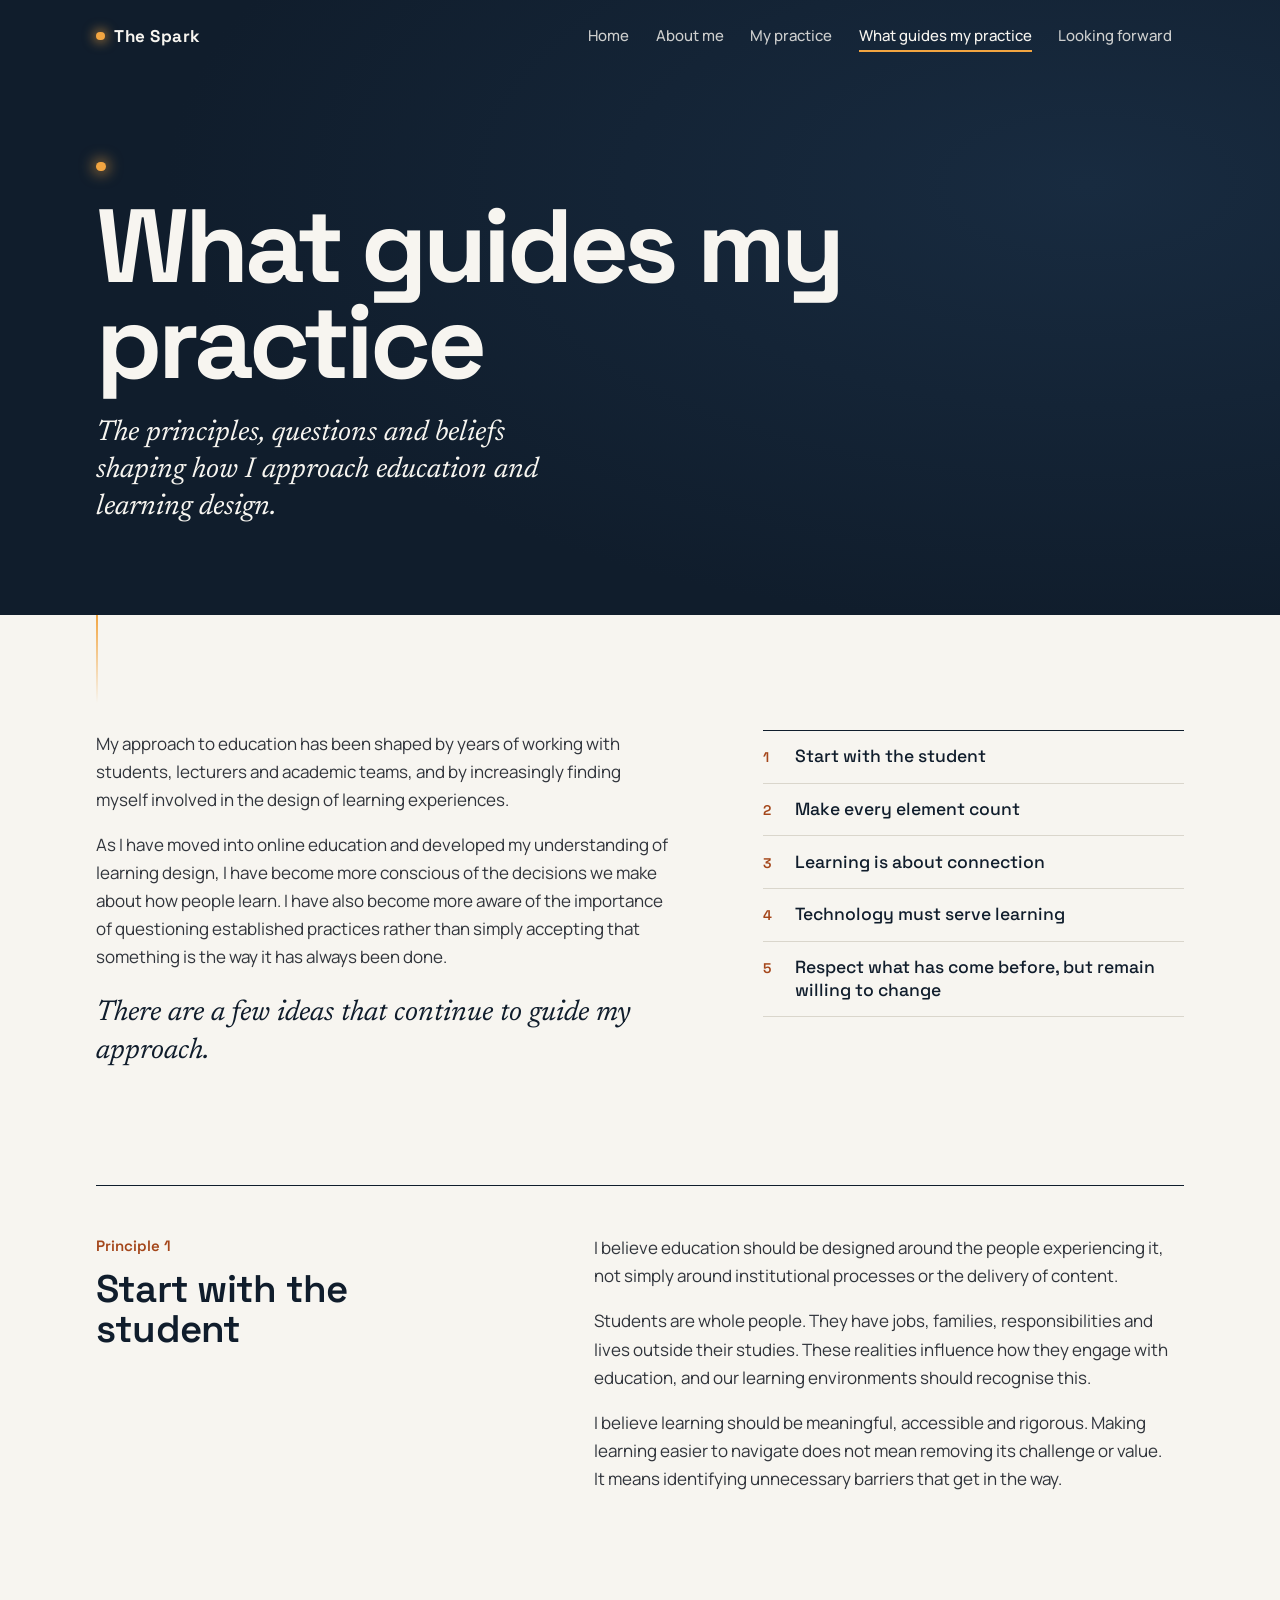
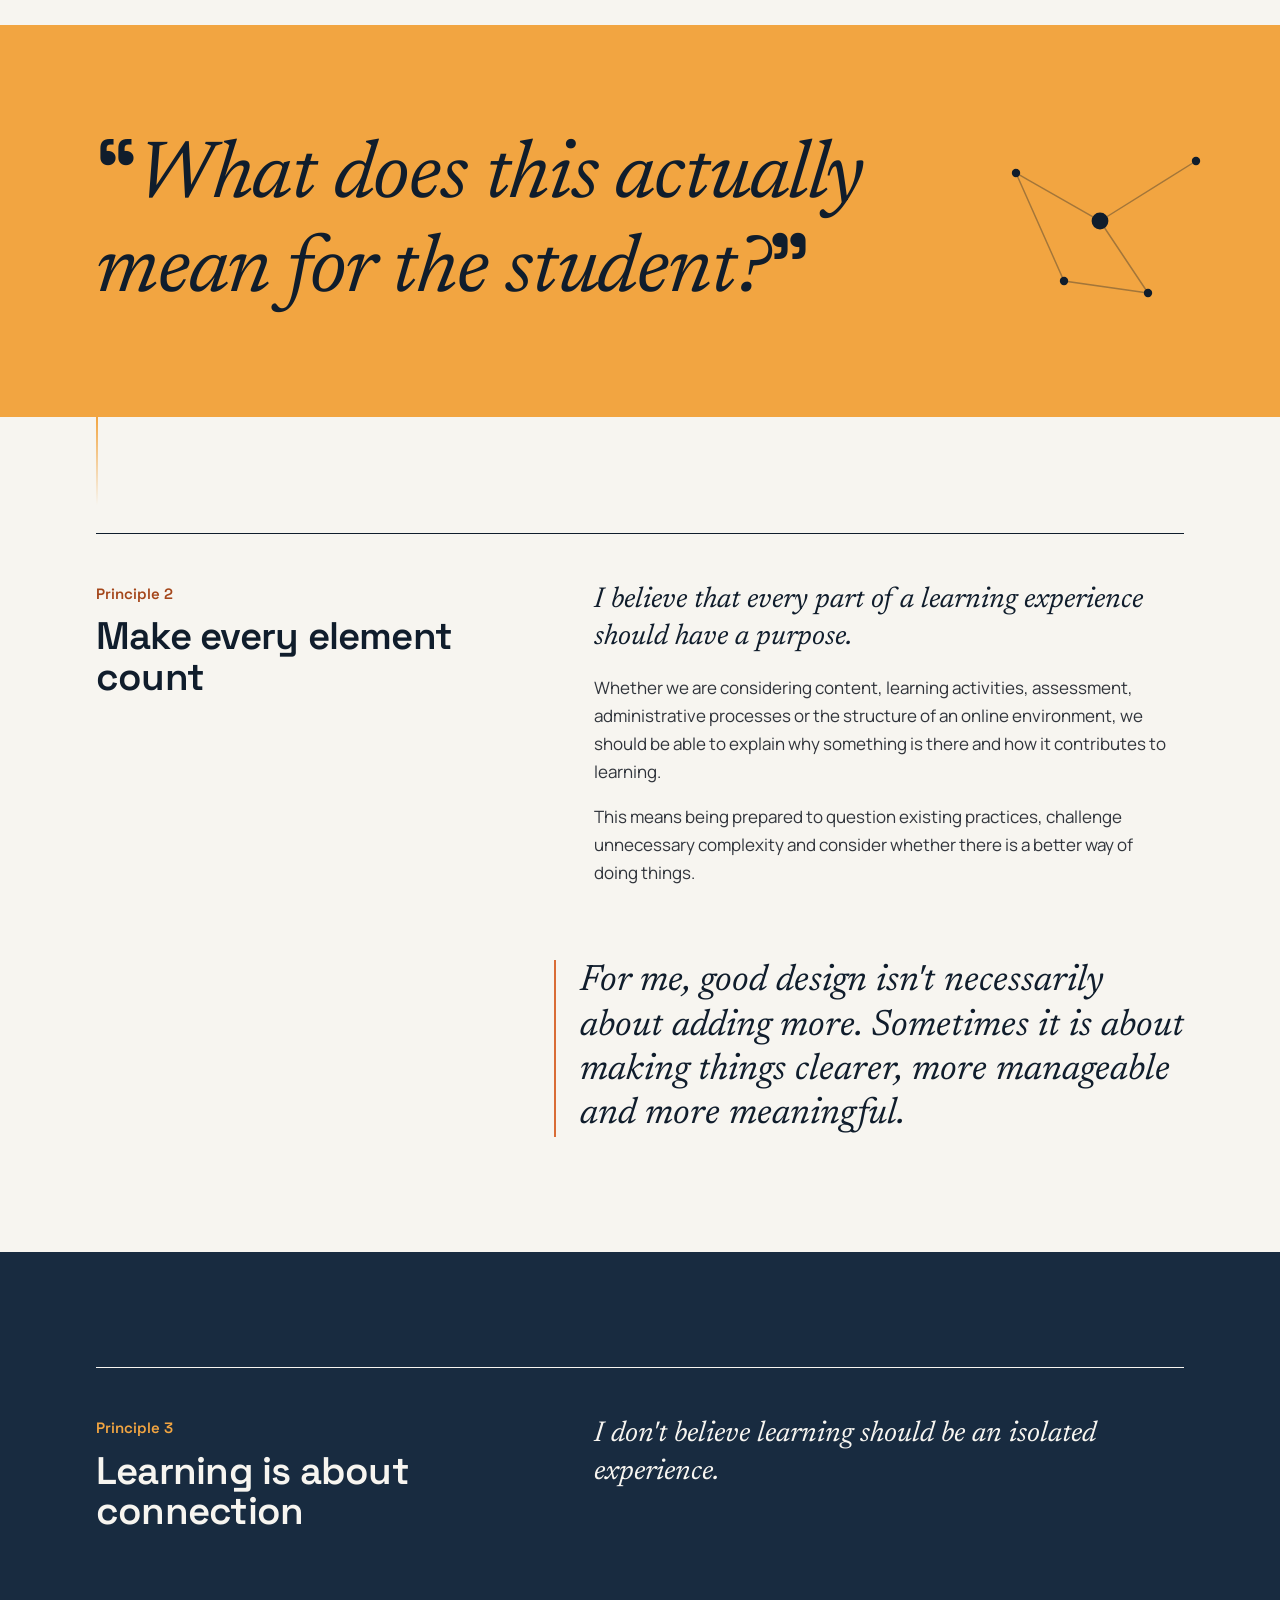
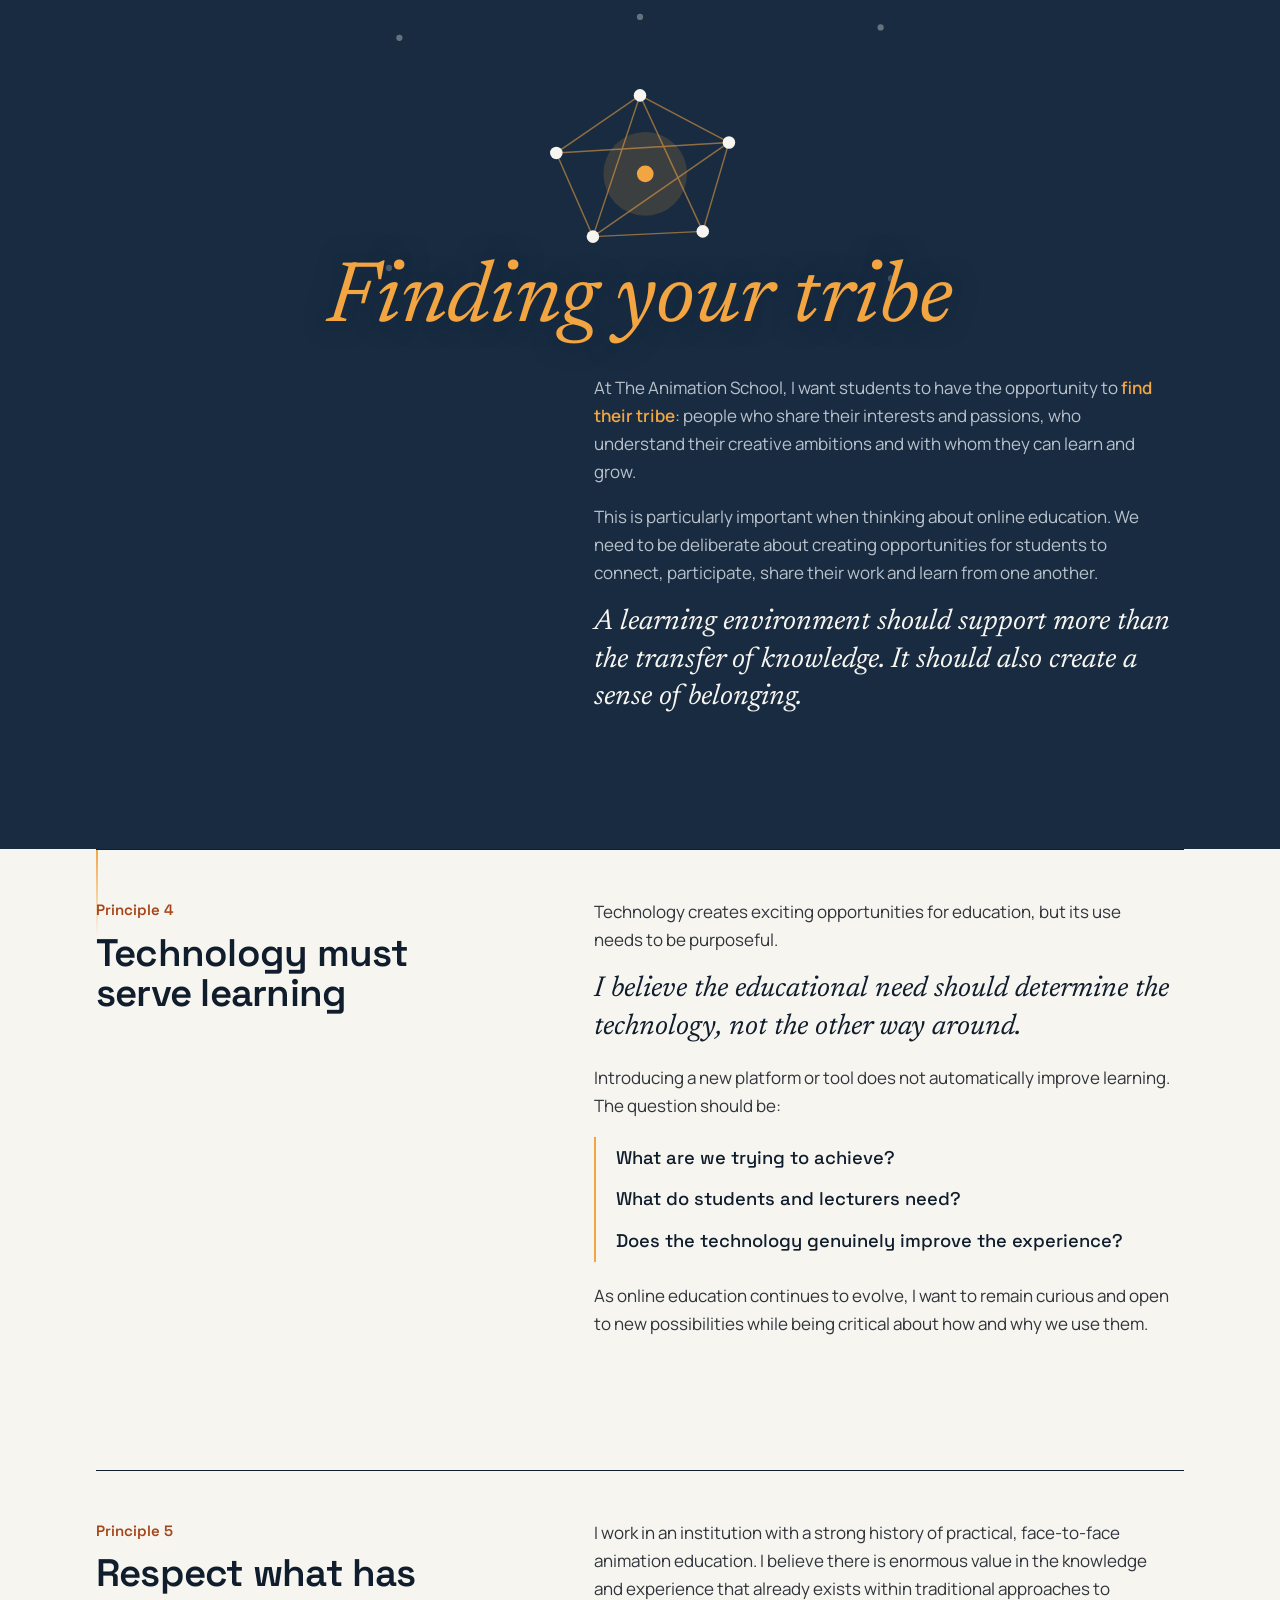
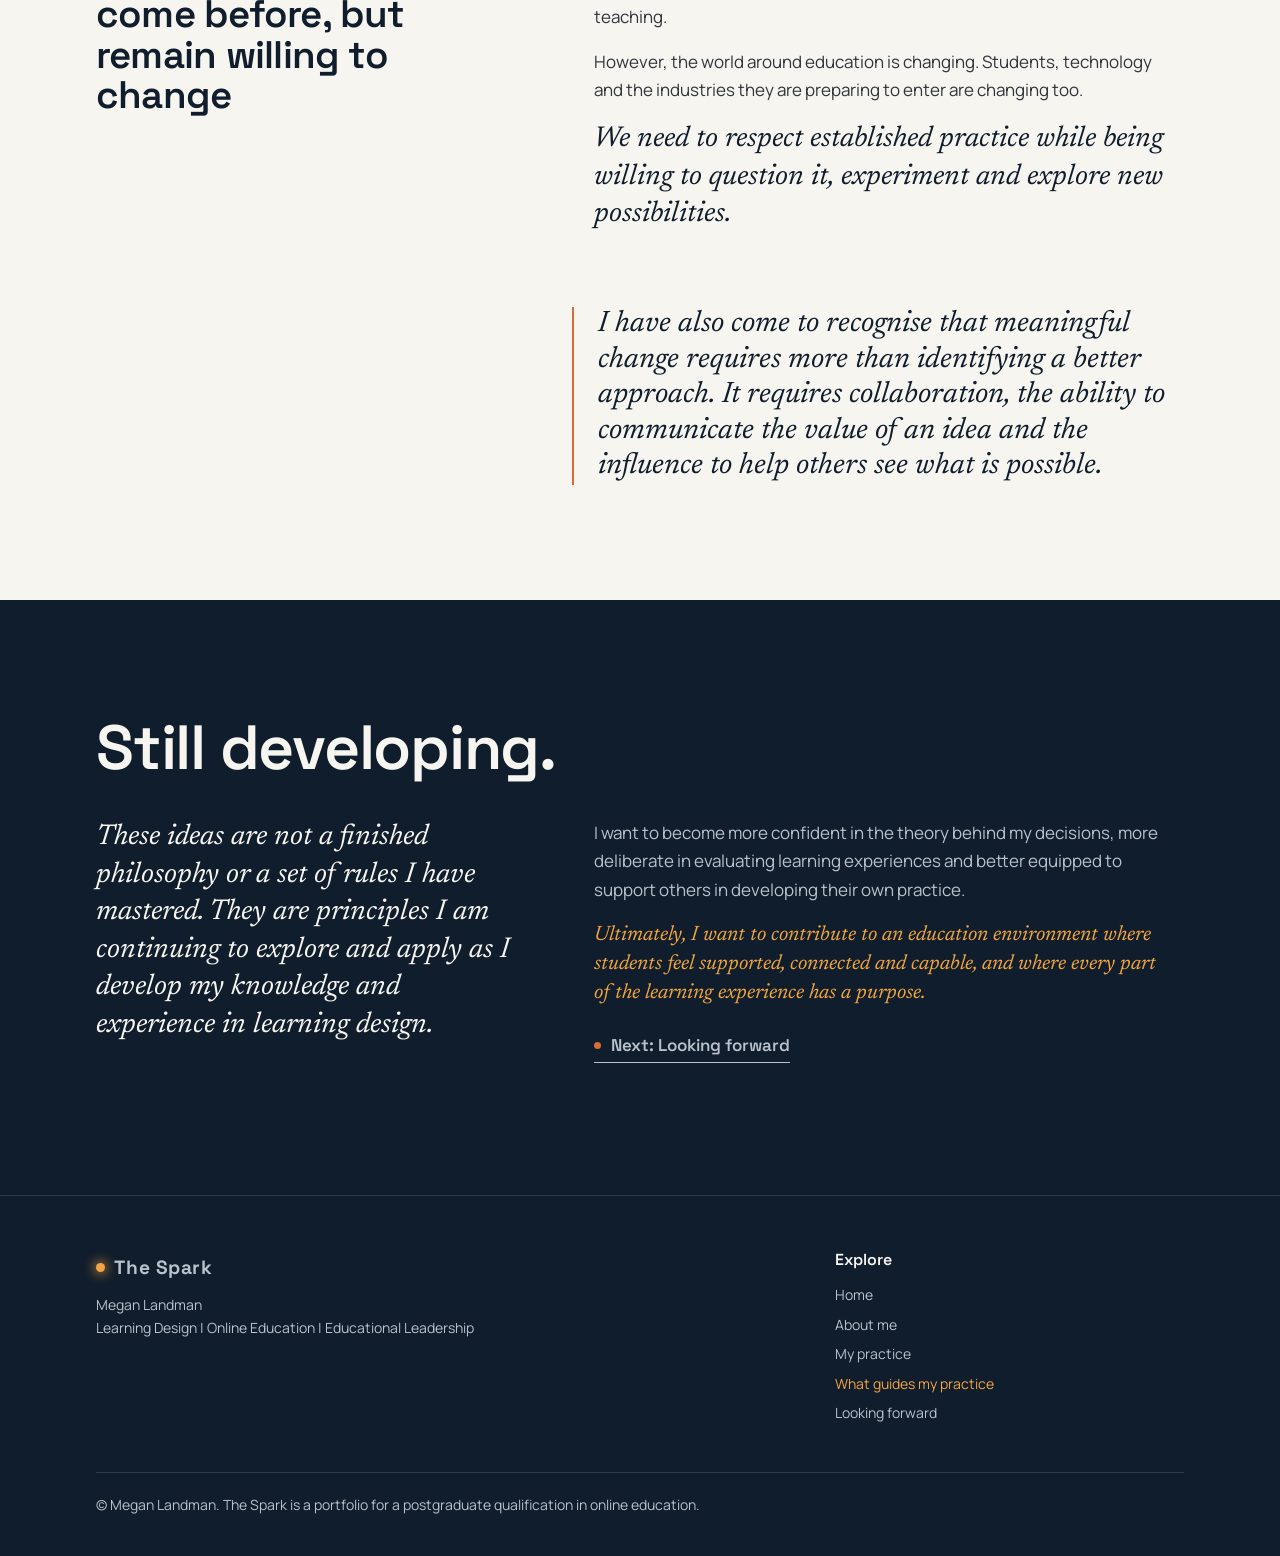
<file: thinking/index.html>
<!DOCTYPE html>
<html lang="en-GB" class="no-js">
<head>
<meta charset="utf-8">
<meta name="viewport" content="width=device-width, initial-scale=1">
<title>What guides my practice — The Spark</title>
<meta name="description" content="The principles, questions and beliefs shaping how Megan Landman approaches education and learning design.">
<meta name="author" content="Megan Landman">
<meta name="theme-color" content="#101D2C">
<meta property="og:type" content="website">
<meta property="og:title" content="What guides my practice — The Spark">
<meta property="og:description" content="The principles, questions and beliefs shaping how Megan Landman approaches education and learning design.">
<link rel="icon" href="../assets/img/favicon.svg" type="image/svg+xml">
<link rel="preload" href="../assets/fonts/space-grotesk-latin-wght-normal.woff2" as="font" type="font/woff2" crossorigin>
<link rel="stylesheet" href="../assets/css/spark.css">
<script src="../assets/js/spark.js" defer></script>
</head>
<body>
<a class="skip-link" href="#main">Skip to content</a>

<header class="site-nav">
  <nav class="wrap" aria-label="Main">
    <a class="brand" href="../index.html"><span class="brand-dot" aria-hidden="true"></span>The Spark</a>
    <button class="nav-toggle" type="button" aria-expanded="false" aria-controls="nav-list">Menu</button>
    <ul class="nav-list" id="nav-list">
      <li><a href="../index.html">Home</a></li>
      <li><a href="../about/index.html">About me</a></li>
      <li><a href="../practice/index.html">My practice</a></li>
      <li><a href="../thinking/index.html" aria-current="page">What guides my practice</a></li>
      <li><a href="../looking-forward/index.html">Looking forward</a></li>
    </ul>
  </nav>
</header>

<main id="main">

<!-- ===================== PAGE HEADER ===================== -->
<section class="page-head dark" aria-labelledby="page-title">
  <div class="wrap">
    <span class="eyebrow-dot" aria-hidden="true"></span>
    <h1 id="page-title">What guides my practice</h1>
    <p class="lead">The principles, questions and beliefs shaping how I approach education and learning design.</p>
  </div>
</section>

<!-- ===================== INTRODUCTION ===================== -->
<section class="section light gp-intro" aria-label="Introduction">
  <span class="thread" aria-hidden="true"></span>
  <div class="wrap reveal">
    <div class="gp-intro-grid">
      <div class="prose">
        <p>My approach to education has been shaped by years of working with students, lecturers and academic teams, and by increasingly finding myself involved in the design of learning experiences.</p>
        <p>As I have moved into online education and developed my understanding of learning design, I have become more conscious of the decisions we make about how people learn. I have also become more aware of the importance of questioning established practices rather than simply accepting that something is the way it has always been done.</p>
        <p class="lead">There are a few ideas that continue to guide my approach.</p>
      </div>
      <!-- The five principles at a glance; each links to its section -->
      <nav class="gp-index" aria-label="The five principles">
        <ol>
          <li><a href="#student"><span aria-hidden="true">1</span>Start with the student</a></li>
          <li><a href="#purpose"><span aria-hidden="true">2</span>Make every element count</a></li>
          <li><a href="#connection"><span aria-hidden="true">3</span>Learning is about connection</a></li>
          <li><a href="#technology"><span aria-hidden="true">4</span>Technology must serve learning</a></li>
          <li><a href="#change"><span aria-hidden="true">5</span>Respect what has come before, but remain willing to change</a></li>
        </ol>
      </nav>
    </div>
  </div>
</section>

<!-- ===================== 1. START WITH THE STUDENT ===================== -->
<section class="section light gp" id="student" aria-labelledby="p1-title">
  <div class="wrap reveal">
    <div class="gp-grid">
      <div class="gp-head">
        <p class="gp-num">Principle 1</p>
        <h2 class="h3" id="p1-title">Start with the student</h2>
      </div>
      <div class="prose">
        <p>I believe education should be designed around the people experiencing it, not simply around institutional processes or the delivery of content.</p>
        <p>Students are whole people. They have jobs, families, responsibilities and lives outside their studies. These realities influence how they engage with education, and our learning environments should recognise this.</p>
        <p>I believe learning should be meaningful, accessible and rigorous. Making learning easier to navigate does not mean removing its challenge or value. It means identifying unnecessary barriers that get in the way.</p>
      </div>
    </div>
  </div>
</section>

<section class="section amber question gp-question" aria-label="The question I return to">
  <svg class="net" viewBox="0 0 200 160" aria-hidden="true">
    <path d="M20 40 L90 80 L170 30 M90 80 L130 140 M20 40 L60 130 L130 140"/>
    <circle cx="20" cy="40" r="3.5"/><circle cx="170" cy="30" r="3.5"/><circle cx="130" cy="140" r="3.5"/><circle cx="60" cy="130" r="3.5"/><circle cx="90" cy="80" r="7"/>
  </svg>
  <div class="wrap reveal">
    <p class="q"><span class="mark" aria-hidden="true">“</span>What does this actually mean for the student?<span class="mark" aria-hidden="true">”</span></p>
  </div>
</section>

<!-- ===================== 2. MAKE EVERY ELEMENT COUNT ===================== -->
<section class="section light gp" id="purpose" aria-labelledby="p2-title">
  <span class="thread" aria-hidden="true"></span>
  <div class="wrap reveal">
    <div class="gp-grid">
      <div class="gp-head">
        <p class="gp-num">Principle 2</p>
        <h2 class="h3" id="p2-title">Make every element count</h2>
      </div>
      <div class="prose">
        <p class="lead">I believe that every part of a learning experience should have a purpose.</p>
        <p>Whether we are considering content, learning activities, assessment, administrative processes or the structure of an online environment, we should be able to explain why something is there and how it contributes to learning.</p>
        <p>This means being prepared to question existing practices, challenge unnecessary complexity and consider whether there is a better way of doing things.</p>
      </div>
    </div>
    <p class="gp-pull">For me, good design isn't necessarily about adding more. Sometimes it is about making things clearer, more manageable and more meaningful.</p>
  </div>
</section>

<!-- ===================== 3. LEARNING IS ABOUT CONNECTION ===================== -->
<section class="section deep gp gp--tribe" id="connection" aria-labelledby="p3-title">
  <div class="wrap reveal">
    <div class="gp-grid">
      <div class="gp-head">
        <p class="gp-num">Principle 3</p>
        <h2 class="h3" id="p3-title">Learning is about connection</h2>
      </div>
      <div class="prose">
        <p class="lead">I don't believe learning should be an isolated experience.</p>
      </div>
    </div>

    <!-- "Finding your tribe": scattered points that find one another -->
    <div class="tribe">
      <svg class="tribe-net" viewBox="0 0 520 300" aria-hidden="true">
        <g class="tribe-far"><circle cx="30" cy="40" r="3"/><circle cx="490" cy="30" r="3"/><circle cx="500" cy="270" r="3"/><circle cx="20" cy="260" r="3"/><circle cx="260" cy="20" r="3"/></g>
        <path class="tribe-links" d="M180 150 L260 95 L345 140 L320 225 L215 230 Z M180 150 L345 140 M260 95 L320 225 M260 95 L215 230 M215 230 L345 140"/>
        <g class="tribe-pts"><circle cx="180" cy="150" r="6"/><circle cx="260" cy="95" r="6"/><circle cx="345" cy="140" r="6"/><circle cx="320" cy="225" r="6"/><circle cx="215" cy="230" r="6"/></g>
        <circle class="tribe-glow" cx="265" cy="170" r="40"/><circle class="tribe-core" cx="265" cy="170" r="8"/>
      </svg>
      <p class="tribe-phrase">Finding your tribe</p>
    </div>

    <div class="gp-grid">
      <div></div>
      <div class="prose">
        <p>At The Animation School, I want students to have the opportunity to <strong class="tribe-inline">find their tribe</strong>: people who share their interests and passions, who understand their creative ambitions and with whom they can learn and grow.</p>
        <p>This is particularly important when thinking about online education. We need to be deliberate about creating opportunities for students to connect, participate, share their work and learn from one another.</p>
        <p class="lead">A learning environment should support more than the transfer of knowledge. It should also create a sense of belonging.</p>
      </div>
    </div>
  </div>
</section>

<!-- ===================== 4. TECHNOLOGY MUST SERVE LEARNING ===================== -->
<section class="section light gp" id="technology" aria-labelledby="p4-title">
  <span class="thread" aria-hidden="true"></span>
  <div class="wrap reveal">
    <div class="gp-grid">
      <div class="gp-head">
        <p class="gp-num">Principle 4</p>
        <h2 class="h3" id="p4-title">Technology must serve learning</h2>
      </div>
      <div class="prose">
        <p>Technology creates exciting opportunities for education, but its use needs to be purposeful.</p>
        <p class="lead">I believe the educational need should determine the technology, not the other way around.</p>
        <p>Introducing a new platform or tool does not automatically improve learning. The question should be:</p>
        <ul class="gp-questions">
          <li>What are we trying to achieve?</li>
          <li>What do students and lecturers need?</li>
          <li>Does the technology genuinely improve the experience?</li>
        </ul>
        <p>As online education continues to evolve, I want to remain curious and open to new possibilities while being critical about how and why we use them.</p>
      </div>
    </div>
  </div>
</section>

<!-- ===================== 5. RESPECT AND CHANGE ===================== -->
<section class="section light gp gp--last" id="change" aria-labelledby="p5-title">
  <div class="wrap reveal">
    <div class="gp-grid">
      <div class="gp-head">
        <p class="gp-num">Principle 5</p>
        <h2 class="h3" id="p5-title">Respect what has come before, but remain willing to change</h2>
      </div>
      <div class="prose">
        <p>I work in an institution with a strong history of practical, face-to-face animation education. I believe there is enormous value in the knowledge and experience that already exists within traditional approaches to teaching.</p>
        <p>However, the world around education is changing. Students, technology and the industries they are preparing to enter are changing too.</p>
        <p class="lead">We need to respect established practice while being willing to question it, experiment and explore new possibilities.</p>
      </div>
    </div>
    <p class="gp-pull">I have also come to recognise that meaningful change requires more than identifying a better approach. It requires collaboration, the ability to communicate the value of an idea and the influence to help others see what is possible.</p>
  </div>
</section>

<!-- ===================== STILL DEVELOPING ===================== -->
<section class="section dark has-spark gp-close" aria-labelledby="close-title">
  <canvas data-spark data-origin="right" data-count="60" data-glow="200" data-intensity=".7" aria-hidden="true"></canvas>
  <div class="wrap reveal">
    <h2 class="h2" id="close-title">Still developing.</h2>
    <div class="across-grid">
      <p class="lead">These ideas are not a finished philosophy or a set of rules I have mastered. They are principles I am continuing to explore and apply as I develop my knowledge and experience in learning design.</p>
      <div class="prose">
        <p>I want to become more confident in the theory behind my decisions, more deliberate in evaluating learning experiences and better equipped to support others in developing their own practice.</p>
        <p class="gp-final">Ultimately, I want to contribute to an education environment where students feel supported, connected and capable, and where every part of the learning experience has a purpose.</p>
        <p><a class="text-link" href="../looking-forward/index.html">Next: Looking forward</a></p>
      </div>
    </div>
  </div>
</section>

</main>

<footer class="site-footer">
  <div class="wrap">
    <div class="footer-grid">
      <div>
        <a class="brand" href="../index.html"><span class="brand-dot" aria-hidden="true"></span>The Spark</a>
        <p class="role">Megan Landman<br>Learning Design | Online Education | Educational Leadership</p>
      </div>
      <nav aria-label="Footer">
        <h2>Explore</h2>
        <ul>
          <li><a href="../index.html">Home</a></li>
          <li><a href="../about/index.html">About me</a></li>
          <li><a href="../practice/index.html">My practice</a></li>
          <li><a href="../thinking/index.html" aria-current="page">What guides my practice</a></li>
          <li><a href="../looking-forward/index.html">Looking forward</a></li>
        </ul>
      </nav>
    </div>
    <p class="legal">© Megan Landman. The Spark is a portfolio for a postgraduate qualification in online education.</p>
  </div>
</footer>
</body>
</html>
</file>
<file: assets/css/spark.css>
/* =========================================================
   THE SPARK — shared design system
   One stylesheet for every page.

   1. Fonts          6. Navigation        11. Explore index
   2. Tokens         7. Footer            12. Closing
   3. Base           8. Shared parts      13. Inner page header
   4. Layout         9. Home: hero        14. Motion
   5. Type           10. Home: sections
   ========================================================= */

/* ---------- 1. Fonts (self-hosted, SIL Open Font License) ---------- */
@font-face { font-family: "Space Grotesk"; src: url("../fonts/space-grotesk-latin-wght-normal.woff2") format("woff2"); font-weight: 300 700; font-style: normal; font-display: swap; }
@font-face { font-family: "Manrope"; src: url("../fonts/manrope-latin-wght-normal.woff2") format("woff2"); font-weight: 200 800; font-style: normal; font-display: swap; }
@font-face { font-family: "Newsreader"; src: url("../fonts/newsreader-latin-400-italic.woff2") format("woff2"); font-weight: 400; font-style: italic; font-display: swap; }

/* ---------- 2. Tokens ---------- */
:root {
  /* Palette */
  --midnight: #101D2C;
  --navy: #182B40;
  --cream: #F7F5F0;
  --amber: #F2A541;
  --orange: #D96C36;
  --charcoal: #30343B;

  /* Derived for accessible contrast */
  --ember: #A4461A;            /* small orange text on cream, 5.6:1 */
  --muted: #B9C2CC;            /* secondary text on navy, 9:1 */
  --rule: #DAD6CC;             /* hairlines on cream */
  --rule-dark: rgba(247,245,240,.14);

  /* Type */
  --font-display: "Space Grotesk", "Segoe UI", system-ui, sans-serif;
  --font-body: "Manrope", "Segoe UI", system-ui, sans-serif;
  --font-serif: "Newsreader", Georgia, "Times New Roman", serif;

  --t-small: .875rem;
  --t-body: 1.0625rem;
  --t-lead: clamp(1.35rem, 1.1rem + 1vw, 1.8rem);
  --t-h3: clamp(1.7rem, 1.3rem + 1.6vw, 2.4rem);
  --t-h2: clamp(2.4rem, 1.5rem + 3.6vw, 3.9rem);
  --t-hero: clamp(3.6rem, 1rem + 12.5vw, 12rem);

  /* Space */
  --gutter: clamp(1.25rem, 4vw, 3rem);
  --section: clamp(4.5rem, 9vw, 8rem);
  --max: 74rem;
  --measure: 36rem;
  --nav-h: 4.5rem;

  /* Motion */
  --ease: cubic-bezier(.22,.7,.2,1);
}

/* ---------- 3. Base ---------- */
*, *::before, *::after { box-sizing: border-box; }
html { scroll-behavior: smooth; -webkit-text-size-adjust: 100%; }
body {
  margin: 0; background: var(--cream); color: var(--midnight);
  font-family: var(--font-body); font-size: var(--t-body); line-height: 1.65;
  -webkit-font-smoothing: antialiased; text-rendering: optimizeLegibility;
}
img, svg { display: block; max-width: 100%; }
a { color: inherit; }
button { font: inherit; color: inherit; }
p { margin: 0 0 1em; }
:focus-visible { outline: 2px solid var(--amber); outline-offset: 4px; border-radius: 2px; }
.light :focus-visible { outline-color: var(--ember); }
section[id] { scroll-margin-top: var(--nav-h); }

.skip-link { position: absolute; left: var(--gutter); top: -4rem; z-index: 200; background: var(--amber); color: var(--midnight); padding: .6rem 1rem; font-weight: 700; text-decoration: none; }
.skip-link:focus { top: 1rem; }
.sr-only { position: absolute !important; width: 1px; height: 1px; overflow: hidden; clip: rect(0 0 0 0); white-space: nowrap; }

/* ---------- 4. Layout ---------- */
.wrap { max-width: var(--max); margin-inline: auto; padding-inline: var(--gutter); position: relative; }
.section { padding-block: var(--section); position: relative; }
.dark { background: var(--midnight); color: var(--cream); }
.deep { background: var(--navy); color: var(--cream); }
.light { background: var(--cream); color: var(--midnight); }
.amber { background: var(--amber); color: var(--midnight); }

/* The thread: a short amber line that carries the spark into a light section */
.thread { position: absolute; top: 0; left: max(var(--gutter), calc(50% - var(--max) / 2 + var(--gutter))); width: 2px; height: 5.5rem; background: linear-gradient(var(--amber), rgba(242,165,65,0)); }

/* ---------- 5. Type ---------- */
h1, h2, h3, h4 { font-family: var(--font-display); font-weight: 600; line-height: 1.06; letter-spacing: -.02em; margin: 0; }
.h2 { font-size: var(--t-h2); }
.h3 { font-size: var(--t-h3); }
.serif { font-family: var(--font-serif); font-style: italic; font-weight: 400; }
.lead { font-family: var(--font-serif); font-style: italic; font-size: var(--t-lead); line-height: 1.3; }
.prose p { max-width: var(--measure); }
.light .prose p:not(.lead) { color: var(--charcoal); }
.dark .prose p:not(.lead), .deep .prose p:not(.lead) { color: var(--muted); }

/* Text link with an underline that lights on hover */
.text-link {
  display: inline-flex; align-items: center; gap: .6rem; font-family: var(--font-display); font-weight: 600;
  text-decoration: none; border-bottom: 1.5px solid currentColor; padding-bottom: .15rem; transition: color .2s, border-color .2s;
}
.text-link::before { content: ""; width: .45rem; height: .45rem; border-radius: 50%; background: var(--orange); flex: none; }
.light .text-link:hover { color: var(--ember); }
.dark .text-link:hover, .deep .text-link:hover { color: var(--amber); }

/* Visible marker for content still to be supplied */
.placeholder {
  display: inline-block; font-size: .8125rem; font-weight: 600; line-height: 1.4; color: var(--ember);
  border: 1px dashed currentColor; border-radius: 3px; padding: .1rem .5rem;
}
.dark .placeholder, .deep .placeholder { color: var(--amber); }
.placeholder-block {
  border: 1.5px dashed var(--ember); padding: 1.25rem 1.5rem; color: var(--charcoal); max-width: 46rem;
}
.placeholder-block strong { color: var(--ember); }
.dark .placeholder-block, .deep .placeholder-block { border-color: var(--amber); color: var(--muted); }
.dark .placeholder-block strong, .deep .placeholder-block strong { color: var(--amber); }

/* ---------- 6. Navigation ---------- */
.site-nav {
  position: fixed; inset: 0 0 auto; z-index: 100; height: var(--nav-h); display: flex; align-items: center;
  color: var(--cream); transition: background .5s var(--ease), color .5s var(--ease), box-shadow .5s;
}
.site-nav .wrap { display: flex; align-items: center; justify-content: space-between; gap: 1.5rem; width: 100%; }
/* Solid once scrolled; light or dark depending on the section underneath */
.site-nav.is-solid { background: rgba(16,29,44,.94); backdrop-filter: blur(10px); }
.site-nav.is-light { background: rgba(247,245,240,.95); color: var(--midnight); box-shadow: 0 1px 0 var(--rule); backdrop-filter: blur(10px); }
.brand { display: inline-flex; align-items: center; gap: .6rem; font-family: var(--font-display); font-weight: 700; letter-spacing: .03em; text-decoration: none; }
.brand-dot { width: .55rem; height: .55rem; border-radius: 50%; background: var(--amber); box-shadow: 0 0 12px 2px rgba(242,165,65,.7); }
.nav-list { display: flex; gap: .15rem; list-style: none; margin: 0; padding: 0; }
.nav-list a { position: relative; display: block; padding: .5rem .75rem; text-decoration: none; font-size: .9375rem; font-weight: 500; opacity: .82; transition: opacity .2s; }
.nav-list a:hover, .nav-list a[aria-current="page"] { opacity: 1; }
.nav-list a::after {
  content: ""; position: absolute; left: .75rem; right: .75rem; bottom: .25rem; height: 2px; background: var(--amber);
  transform: scaleX(0); transform-origin: left; transition: transform .3s var(--ease);
}
.site-nav.is-light .nav-list a::after { background: var(--orange); }
.nav-list a:hover::after { transform: scaleX(.4); }
.nav-list a[aria-current="page"]::after { transform: scaleX(1); }
.nav-toggle { display: none; background: none; border: 1.5px solid currentColor; border-radius: 999px; padding: .45rem 1rem; font-family: var(--font-display); font-weight: 600; font-size: .875rem; cursor: pointer; }
@media (max-width: 880px) {
  .nav-toggle { display: inline-flex; }
  .nav-list {
    display: none; position: absolute; top: var(--nav-h); left: 0; right: 0; flex-direction: column;
    background: var(--midnight); color: var(--cream); padding: .75rem var(--gutter) 1.5rem; box-shadow: 0 20px 40px rgba(0,0,0,.25);
  }
  .nav-list.is-open { display: flex; }
  .nav-list a { padding: .85rem 0; font-size: 1.0625rem; }
  .nav-list a::after { left: 0; right: auto; width: 2rem; bottom: .5rem; }
  .no-js .nav-toggle { display: none; }
  .no-js .nav-list { display: flex; position: static; flex-wrap: wrap; flex-direction: row; background: none; padding: 0; box-shadow: none; }
  .no-js .site-nav { position: absolute; height: auto; padding-block: .75rem; }
  .no-js .site-nav .wrap { flex-wrap: wrap; }
}

/* ---------- 7. Footer ---------- */
.site-footer { background: var(--midnight); color: var(--cream); border-top: 1px solid var(--rule-dark); padding-block: 3.5rem 2.5rem; font-size: var(--t-small); }
.footer-grid { display: grid; grid-template-columns: 2fr 1fr; gap: 2.5rem; }
.site-footer .brand { font-size: 1.2rem; }
.site-footer .role { color: var(--muted); margin-top: .6rem; }
.site-footer h2 { font-size: 1rem; margin-bottom: .9rem; letter-spacing: 0; }
.site-footer ul { list-style: none; margin: 0; padding: 0; display: grid; gap: .4rem; }
.site-footer a { color: var(--muted); text-decoration: none; }
.site-footer a:hover, .site-footer a[aria-current="page"] { color: var(--amber); }
.site-footer .legal { margin: 3rem 0 0; padding-top: 1.25rem; border-top: 1px solid var(--rule-dark); color: var(--muted); }
@media (max-width: 640px) { .footer-grid { grid-template-columns: 1fr; } }

/* ---------- 8. Shared parts ---------- */
/* The spark network canvas sits behind a dark section's content */
.has-spark { position: relative; isolation: isolate; overflow: hidden; }
.has-spark > canvas { position: absolute; inset: 0; width: 100%; height: 100%; z-index: -1; }

/* Small network glyphs: the spark at increasing reach */
.glyph { width: 4.5rem; height: 4.5rem; overflow: visible; }
.glyph .g-core { fill: var(--orange); }
.glyph .g-line { fill: none; stroke: currentColor; stroke-width: 1.3; }
.glyph .g-soft { fill: none; stroke: var(--orange); stroke-width: 1.3; }
.glyph .g-node { fill: currentColor; }
.glyph * { transform-box: fill-box; transform-origin: center; transition: transform .6s var(--ease), opacity .6s; }
.glyph .g-grow { transform: scale(.6); opacity: .45; }

/* ---------- 9. Home: hero ---------- */
.hero {
  min-height: 100vh; min-height: 100svh; display: flex; align-items: flex-end; color: var(--cream);
  background: radial-gradient(120% 90% at 75% 40%, var(--navy) 0%, var(--midnight) 62%);
}
.hero::before {
  content: ""; position: absolute; inset: 0; z-index: -1; pointer-events: none;
  background: linear-gradient(90deg, rgba(16,29,44,.82) 0%, rgba(16,29,44,.3) 48%, rgba(16,29,44,0) 72%),
              linear-gradient(0deg, rgba(16,29,44,.9) 0%, rgba(16,29,44,0) 42%);
}
.hero .wrap { width: 100%; padding-top: calc(var(--nav-h) + 4rem); padding-bottom: clamp(3rem, 6vw, 5rem); }
.hero h1 { font-size: var(--t-hero); font-weight: 700; letter-spacing: -.045em; line-height: .86; margin-left: -.04em; }
/* The full stop where the spark begins; the canvas reads its position */
.spark-origin {
  display: inline-block; width: .13em; height: .13em; margin-left: .06em; border-radius: 50%; background: var(--amber);
  box-shadow: 0 0 .25em .05em rgba(242,165,65,.9), 0 0 1em .3em rgba(217,108,54,.45);
}
.tagline { margin: 2.25rem 0 0; font-size: clamp(1.45rem, 1.05rem + 1.6vw, 2.3rem); line-height: 1.22; max-width: 30ch; }
.tagline span { display: block; }
.tagline span + span { color: var(--amber); }
.hero-id { margin-top: 3.5rem; padding-top: 1.4rem; border-top: 1px solid var(--rule-dark); display: flex; flex-wrap: wrap; justify-content: space-between; align-items: end; gap: 1.5rem; }
.hero-id .name { font-family: var(--font-display); font-size: 1.35rem; font-weight: 600; margin: 0; }
.hero-id .role { color: var(--muted); font-size: .9375rem; margin: .2rem 0 0; }
.scroll-cue { color: var(--muted); font-size: .9375rem; text-decoration: none; display: inline-flex; align-items: center; gap: .6rem; }
.scroll-cue::after { content: ""; width: 1px; height: 2rem; background: linear-gradient(var(--amber), rgba(242,165,65,0)); }
.scroll-cue:hover { color: var(--cream); }

/* ---------- 10. Home: sections ---------- */
/* Philosophy */
.philosophy-grid { display: grid; grid-template-columns: minmax(0, 5fr) minmax(0, 7fr); gap: clamp(2rem, 6vw, 6rem); align-items: start; }
.philosophy .lead { margin-bottom: 1.4rem; }
.philosophy .text-link { margin-top: .75rem; }
@media (max-width: 820px) { .philosophy-grid { grid-template-columns: 1fr; } }

/* Three elements */
.idea-head { max-width: 40rem; margin-bottom: clamp(1rem, 3vw, 2rem); }
.idea-head p { color: var(--muted); margin: 1.2rem 0 0; font-size: 1.125rem; }
.idea-grid { display: grid; grid-template-columns: minmax(0, 7fr) minmax(0, 5fr); gap: clamp(2rem, 6vw, 5rem); align-items: center; }
.tri { position: relative; width: 100%; max-width: 38rem; aspect-ratio: 600 / 500; margin: 3.5rem 0 4.5rem; }
.tri svg { position: absolute; inset: 0; width: 100%; height: 100%; overflow: visible; }
.tri .arc { fill: none; stroke: rgba(247,245,240,.18); stroke-width: 1.2; transition: stroke .5s, stroke-width .5s; }
.tri .arc.on { stroke: var(--amber); stroke-width: 1.8; }
.tri .flow { fill: var(--amber); }
.tri .core { fill: var(--amber); }
.tri .glow { fill: url(#triGlow); }
.tri .node { fill: var(--cream); transition: fill .4s; }
.tri .node.on { fill: var(--amber); }
.tri .halo { fill: var(--amber); opacity: 0; transition: opacity .4s; }
.tri .halo.on { opacity: .18; }
.el-btn {
  position: absolute; left: var(--x); top: var(--y); transform: translate(-50%, var(--ty, 0));
  background: none; border: 0; cursor: pointer; padding: .35rem .5rem; text-align: center; color: var(--cream); border-radius: 4px; line-height: 1.25;
}
.el-btn strong { display: block; font-family: var(--font-display); font-size: 1.05rem; font-weight: 600; letter-spacing: .06em; }
.el-btn span { display: block; font-family: var(--font-serif); font-style: italic; color: var(--muted); }
.el-btn:hover strong, .el-btn[aria-pressed="true"] strong { color: var(--amber); }
.no-js .el-btn { cursor: default; }
.idea-panel { min-height: 15rem; }
.idea-panel h3 { font-size: var(--t-h3); }
.idea-panel .kick { font-family: var(--font-serif); font-style: italic; color: var(--amber); font-size: 1.4rem; line-height: 1.3; margin: .6rem 0 1.1rem; }
.idea-panel .body { color: var(--muted); }
.idea-panel .hint { font-size: var(--t-small); color: var(--muted); margin-top: 1.4rem; }
.no-js .idea-panel .hint { display: none; }
.idea-reset { background: none; border: 0; padding: 0; margin-top: 1.2rem; color: var(--amber); font-weight: 600; font-size: .9375rem; cursor: pointer; text-decoration: underline; text-underline-offset: 3px; }
.idea-reset[hidden] { display: none; }
.fade-in { animation: fadeIn .5s var(--ease); }
@keyframes fadeIn { from { opacity: 0; transform: translateY(6px); } to { opacity: 1; transform: none; } }
@media (max-width: 860px) {
  .idea-grid { grid-template-columns: 1fr; }
  .tri { margin-inline: auto; }
  .idea-panel { min-height: 0; }
}
@media (max-width: 520px) {
  .tri { max-width: 16.5rem; margin: 3.5rem auto 5.5rem; }
  .el-btn strong { font-size: .875rem; letter-spacing: .03em; }
  .el-btn span { font-size: .8125rem; max-width: 8rem; margin-inline: auto; }
}

/* Guiding question */
.question { overflow: hidden; }
.question .q { font-family: var(--font-serif); font-style: italic; font-weight: 400; letter-spacing: -.015em; font-size: clamp(2.3rem, 1.1rem + 5vw, 5.2rem); line-height: 1.04; max-width: 17ch; }
.question .q .mark { font-family: var(--font-display); font-style: normal; font-weight: 700; }
.question-text { display: grid; grid-template-columns: minmax(0, 1fr) minmax(0, 1fr); gap: 2rem; margin-top: clamp(2rem, 4vw, 3rem); padding-top: 1.5rem; border-top: 1.5px solid rgba(16,29,44,.35); max-width: 52rem; }
.question-text p { margin: 0; }
.question-text .label { font-family: var(--font-display); font-weight: 600; }
.question .net { position: absolute; right: var(--gutter); top: 50%; transform: translateY(-50%); width: clamp(8rem, 20vw, 15rem); height: auto; pointer-events: none; }
.question .net path { fill: none; stroke: var(--midnight); stroke-opacity: .35; stroke-width: 1.2; }
.question .net circle { fill: var(--midnight); }
@media (max-width: 760px) {
  .question-text { grid-template-columns: 1fr; gap: 1rem; }
  .question .net { opacity: .2; top: 22%; right: -2rem; }
}

/* ---------- 11. Explore index ---------- */
.explore h2 { max-width: 14ch; }
.explore-intro { color: var(--charcoal); max-width: 34rem; margin: 1.2rem 0 clamp(2.5rem, 5vw, 4rem); }
.index { list-style: none; margin: 0; padding: 0; border-top: 1.5px solid var(--midnight); }
.index li { position: relative; isolation: isolate; }
.dest {
  position: relative; display: grid; grid-template-columns: 5.5rem minmax(0, 1.1fr) minmax(0, 1fr) auto; gap: 1.5rem 2rem; align-items: center;
  padding: 2rem 0; border-bottom: 1px solid var(--rule); text-decoration: none; color: var(--midnight);
}
.dest::before {
  content: ""; position: absolute; inset: 0 calc(var(--gutter) * -1); background: var(--midnight); z-index: -1;
  transform: scaleX(0); transform-origin: left; transition: transform .6s var(--ease);
}
.dest:hover, .dest:focus-visible { color: var(--cream); outline-offset: -4px; }
.dest:hover::before, .dest:focus-visible::before { transform: scaleX(1); }
.dest h3 { font-size: clamp(1.9rem, 1.3rem + 2.2vw, 3rem); letter-spacing: -.025em; }
.dest p { margin: 0; color: var(--charcoal); transition: color .4s; max-width: 28rem; }
.dest:hover p, .dest:focus-visible p { color: var(--muted); }
.dest .go { font-family: var(--font-display); font-weight: 600; font-size: .9375rem; white-space: nowrap; }
.dest .go::after { content: ""; display: block; height: 1.5px; margin-top: .25rem; background: currentColor; transform: scaleX(.3); transform-origin: left; transition: transform .5s var(--ease); }
.dest:hover .go::after, .dest:focus-visible .go::after { transform: scaleX(1); }
.dest:hover .g-grow, .dest:focus-visible .g-grow { transform: scale(1); opacity: 1; }
.dest:hover .g-core, .dest:focus-visible .g-core { fill: var(--amber); transform: scale(1.25); }
@media (max-width: 860px) {
  .dest { grid-template-columns: 3.5rem minmax(0, 1fr); gap: .6rem 1.25rem; padding: 1.6rem 0; }
  .dest .glyph { width: 3.25rem; height: 3.25rem; grid-row: span 3; align-self: start; }
}

/* ---------- 12. Closing ---------- */
.closing { padding-block: clamp(5rem, 11vw, 9rem); }
.closing::before { content: ""; position: absolute; inset: 0; z-index: -1; pointer-events: none; background: linear-gradient(90deg, rgba(16,29,44,.92) 25%, rgba(16,29,44,.2) 100%); }
.closing blockquote { margin: 0; }
.closing blockquote p { font-family: var(--font-serif); font-style: italic; font-size: clamp(1.9rem, 1.1rem + 3.2vw, 3.6rem); line-height: 1.14; margin: 0; max-width: 22ch; }
.closing blockquote p span { color: var(--amber); }
.closing .sign { margin-top: 2.2rem; display: flex; align-items: center; gap: .75rem; font-family: var(--font-display); font-weight: 600; }
.closing .sign small { font-family: var(--font-body); font-weight: 400; color: var(--muted); font-size: .9375rem; }

/* ---------- 13. Inner page header (shared by the four inner pages) ---------- */
.page-head { color: var(--cream); background: radial-gradient(120% 120% at 85% 30%, var(--navy) 0%, var(--midnight) 60%); }
.page-head .wrap { padding-top: calc(var(--nav-h) + clamp(3rem, 7vw, 6rem)); padding-bottom: clamp(3rem, 7vw, 5.5rem); }
.page-head .eyebrow-dot { display: block; width: .6rem; height: .6rem; border-radius: 50%; background: var(--amber); box-shadow: 0 0 14px 3px rgba(242,165,65,.6); margin-bottom: 1.75rem; }
.page-head h1 { font-size: clamp(3rem, 1.4rem + 6.5vw, 6.5rem); font-weight: 700; letter-spacing: -.04em; line-height: .92; }
.page-head .lead { margin: 1.5rem 0 0; max-width: 30ch; color: var(--cream); }

/* ---------- 14. Motion ---------- */
/* Reveal is progressive enhancement: content is visible unless the script
   confirms the reveal is running and adds .reveal-on to <html>. */
.reveal { transition: opacity .9s var(--ease), transform .9s var(--ease); }
.reveal-on .reveal:not(.is-in) { opacity: 0; transform: translateY(14px); }

@media (prefers-reduced-motion: reduce) {
  html { scroll-behavior: auto; }
  *, *::before, *::after { transition-duration: 1ms !important; animation-duration: 1ms !important; }
}

/* ---------- 15. About me ---------- */
/* River intro and image */
.river-intro { display: grid; grid-template-columns: minmax(0, 5fr) minmax(0, 7fr); gap: clamp(2rem, 6vw, 6rem); align-items: start; margin-bottom: clamp(2.5rem, 5vw, 4rem); }
.river-intro .lead { margin-bottom: 1.2rem; }
.river-figure { margin: 0; position: relative; }
.river-frame { display: block; background: #fff; padding: clamp(.5rem, 1.5vw, 1rem); box-shadow: 0 1px 0 var(--rule), 0 30px 60px -35px rgba(16,29,44,.45); }
.river-frame img { width: 100%; height: auto; }
.river-frame:hover { box-shadow: 0 1px 0 var(--rule), 0 34px 70px -32px rgba(16,29,44,.55); }
.river-figure figcaption { display: flex; justify-content: space-between; align-items: baseline; gap: 1rem; margin-top: 1rem; font-family: var(--font-serif); font-style: italic; font-size: 1.15rem; }
.river-full { font-family: var(--font-display); font-style: normal; font-size: .9375rem; font-weight: 600; color: var(--ember); }
.river-missing { display: none; }
/* Shown only when the image file has not been added yet */
.river-figure.is-missing .river-frame, .river-figure.is-missing .river-full { display: none; }
.river-figure.is-missing .river-missing {
  display: grid; place-items: center; align-content: center; gap: .5rem; aspect-ratio: 16 / 10;
  border: 1.5px dashed var(--ember); background: #fff; color: var(--charcoal); text-align: center; padding: 1.5rem;
}
.river-missing p { margin: 0; font-size: var(--t-small); }
.river-desc { margin-top: 1.5rem; }
.river-desc summary { cursor: pointer; font-family: var(--font-display); font-weight: 600; font-size: .9375rem; color: var(--ember); width: fit-content; }
.river-desc .placeholder-block { margin-top: 1rem; }
@media (max-width: 820px) { .river-intro { grid-template-columns: 1fr; gap: 1.25rem; } }

/* Stages: a thread runs down the left and each stage is a point on it */
.stages-section { padding-top: 0; }
.stages { list-style: none; margin: 0; padding: 0; position: relative; }
.stages::before { content: ""; position: absolute; left: 1.15rem; top: 1rem; bottom: 1rem; width: 2px; background: linear-gradient(var(--amber), var(--orange)); opacity: .55; }
.stage { position: relative; display: grid; grid-template-columns: minmax(0, 5fr) minmax(0, 7fr); gap: 1rem clamp(2rem, 6vw, 6rem); padding: clamp(2rem, 4vw, 3rem) 0 clamp(2rem, 4vw, 3rem) 4rem; border-top: 1px solid var(--rule); }
.stage::before { content: ""; position: absolute; left: .7rem; top: calc(clamp(2rem, 4vw, 3rem) + .55rem); width: 1rem; height: 1rem; border-radius: 50%; background: var(--cream); border: 2px solid var(--orange); }
.stage--now::before { background: var(--amber); border-color: var(--amber); box-shadow: 0 0 0 .4rem rgba(242,165,65,.22), 0 0 1.2rem rgba(242,165,65,.8); }
.stage-num { display: block; font-family: var(--font-display); font-weight: 600; font-size: var(--t-small); color: var(--ember); margin-bottom: .6rem; font-variant-numeric: tabular-nums; }
.stage h3 { font-size: clamp(1.6rem, 1.2rem + 1.5vw, 2.25rem); letter-spacing: -.02em; max-width: 16ch; }
.stage-body { max-width: var(--measure); }
.stage-body p { color: var(--charcoal); }
.stage-body .did { font-family: var(--font-display); font-weight: 500; font-size: 1.15rem; line-height: 1.45; color: var(--midnight); }
.placeholder-inline { font-size: .9375rem; }
.lenses { display: flex; flex-wrap: wrap; align-items: center; gap: .4rem .5rem; margin: 1.25rem 0 0; }
.lenses-label { font-size: .8125rem; color: var(--charcoal); margin-right: .25rem; width: 100%; }
.lens { display: inline-flex; align-items: center; gap: .4rem; font-size: .8125rem; font-weight: 600; padding: .2rem .65rem; border: 1px solid var(--rule); border-radius: 999px; color: var(--midnight); background: #fff; }
.lens::before { content: ""; width: .4rem; height: .4rem; border-radius: 50%; background: var(--orange); }
.stage-body .text-link { margin-top: 1.25rem; }
/* A pause between stages */
.stage-quote { padding: clamp(2.5rem, 5vw, 4rem) 0 clamp(2.5rem, 5vw, 4rem) 4rem; border-top: 1px solid var(--rule); }
.stage-quote p { font-family: var(--font-serif); font-style: italic; font-size: clamp(1.8rem, 1.1rem + 2.8vw, 3.2rem); line-height: 1.12; max-width: 20ch; margin: 0; color: var(--midnight); }
@media (max-width: 820px) {
  .stage { grid-template-columns: 1fr; padding-left: 3rem; }
  .stages::before { left: .85rem; }
  .stage::before { left: .4rem; }
  .stage-quote { padding-left: 3rem; }
}

/* A broader view */
.perspective-grid { display: grid; grid-template-columns: minmax(0, 5fr) minmax(0, 7fr); gap: clamp(2rem, 6vw, 6rem); align-items: start; }
.perspective .lead { margin-bottom: 1.2rem; }
.perspective-net { width: 100%; height: auto; margin-top: clamp(2.5rem, 5vw, 4rem); overflow: visible; }
.perspective-net path { fill: none; stroke: var(--amber); stroke-opacity: .6; stroke-width: 1.5; }
.perspective-net circle { fill: var(--cream); }
.perspective-net .end { fill: var(--amber); }
.perspective-net .end-glow { fill: var(--amber); opacity: .18; }
@media (max-width: 820px) { .perspective-grid { grid-template-columns: 1fr; gap: 1.25rem; } }

/* Values */
.values::before { content: ""; position: absolute; inset: 0; z-index: -1; pointer-events: none; background: linear-gradient(90deg, rgba(16,29,44,.94) 35%, rgba(16,29,44,.25) 100%); }
.values-intro { font-family: var(--font-serif); font-style: italic; font-size: var(--t-lead); color: var(--amber); margin: 1rem 0 clamp(2rem, 4vw, 3rem); }
.values-list { list-style: none; margin: 0; padding: 0; max-width: 44rem; position: relative; }
.values-list::before { content: ""; position: absolute; left: .3rem; top: 1.6rem; bottom: 1.6rem; width: 1px; background: rgba(247,245,240,.25); }
.values-list li { position: relative; padding: 1rem 0 1rem 2.25rem; font-family: var(--font-display); font-size: clamp(1.3rem, 1rem + 1.2vw, 1.85rem); font-weight: 500; line-height: 1.25; letter-spacing: -.01em; border-bottom: 1px solid var(--rule-dark); }
.values-list li::before { content: ""; position: absolute; left: 0; top: 1.5rem; width: .65rem; height: .65rem; border-radius: 50%; background: var(--amber); box-shadow: 0 0 10px rgba(242,165,65,.7); }
.next-page { margin: clamp(2.5rem, 5vw, 3.5rem) 0 0; }

/* About me: additions once the River of Life image arrived */
.river-stage { max-width: 86rem; margin-inline: auto; padding-inline: var(--gutter); }
.river-desc-body { margin-top: 1rem; max-width: 46rem; color: var(--charcoal); font-size: .96875rem; }
.stage-meta { font-family: var(--font-display); font-weight: 500; font-size: .9375rem; color: var(--charcoal); margin: 0 0 .7rem; line-height: 1.4; }
.stage-meta .when { display: block; color: var(--ember); font-weight: 600; font-variant-numeric: tabular-nums; margin-bottom: .15rem; }
.stage-body .kick { font-family: var(--font-serif); font-style: italic; font-size: clamp(1.3rem, 1.1rem + .8vw, 1.6rem); line-height: 1.3; color: var(--midnight); margin-bottom: .9rem; }
/* The Master's ran alongside other work: drawn as a tributary joining the thread */
.stage--branch::before { background: var(--cream); border-style: dashed; }
.stage--branch::after { content: ""; position: absolute; left: 1.2rem; top: 0; width: 2.2rem; height: 3.2rem; border-left: 2px dashed var(--orange); border-bottom: 2px dashed var(--orange); border-bottom-left-radius: 1.6rem; opacity: .5; pointer-events: none; display: none; }
.stage--next::before { background: transparent; border-style: dotted; }
.stage--next h3 { color: var(--charcoal); }

/* ---------- 16. My practice ---------- */
.practice-intro-grid, .across-grid { display: grid; grid-template-columns: minmax(0, 5fr) minmax(0, 7fr); gap: clamp(2rem, 6vw, 6rem); align-items: start; }
.practice-intro .lead { margin-bottom: 1.2rem; }
/* Key to the five-step structure */
.case-key { margin-top: clamp(2.5rem, 5vw, 4rem); padding-top: 1.5rem; border-top: 1.5px solid var(--midnight); }
.case-key-title { font-family: var(--font-display); font-weight: 600; margin-bottom: 1rem; }
.case-key ol { list-style: none; counter-reset: k; margin: 0; padding: 0; display: grid; grid-template-columns: repeat(5, minmax(0, 1fr)); gap: 1rem; }
.case-key li { counter-increment: k; position: relative; padding-top: 1.6rem; font-size: .9375rem; color: var(--charcoal); line-height: 1.35; }
.case-key li::before { content: counter(k); position: absolute; top: 0; left: 0; font-family: var(--font-display); font-weight: 600; font-size: .875rem; color: var(--ember); }
.case-key li::after { content: ""; position: absolute; top: .55rem; left: 1.25rem; right: -.5rem; height: 1px; background: var(--rule); }
.case-key li:last-child::after { display: none; }
.case-jump { display: flex; flex-wrap: wrap; gap: .5rem 1.75rem; margin-top: 2rem; }
.case-jump a { font-family: var(--font-display); font-weight: 600; font-size: .9375rem; color: var(--ember); text-underline-offset: 3px; }
@media (max-width: 820px) {
  .practice-intro-grid, .across-grid { grid-template-columns: 1fr; gap: 1.25rem; }
  .case-key ol { grid-template-columns: 1fr; gap: .5rem; }
  .case-key li { padding: 0 0 0 1.75rem; }
  .case-key li::after { display: none; }
}

/* A case study */
.case { padding-block: var(--section); position: relative; scroll-margin-top: var(--nav-h); }
.case.light + .case.light { border-top: 1px solid var(--rule); }
.case-head { display: grid; grid-template-columns: minmax(0, 7fr) minmax(0, 5fr); gap: clamp(2rem, 5vw, 4rem); align-items: center; margin-bottom: clamp(2.5rem, 5vw, 4rem); }
.case-label { font-family: var(--font-display); font-weight: 600; font-size: .9375rem; color: var(--ember); margin-bottom: .75rem; }
.deep .case-label { color: var(--amber); }
.case-title { font-size: clamp(2.4rem, 1.4rem + 4vw, 4.4rem); letter-spacing: -.035em; line-height: .98; max-width: 14ch; }
.case-summary { font-family: var(--font-serif); font-style: italic; font-size: var(--t-lead); line-height: 1.3; margin: 1.25rem 0 0; max-width: 26ch; }
.deep .case-summary { color: var(--amber); }
.case-visual { width: 100%; height: auto; }
.case-visual .cv-bg { fill: var(--midnight); }
.deep .case-visual .cv-bg { fill: var(--midnight); }
.case-visual .cv-pts circle, .case-visual .cv-pts { fill: rgba(247,245,240,.3); }
.case-visual .cv-route { fill: none; stroke: var(--amber); stroke-width: 2; }
.case-visual .cv-step { fill: none; stroke: rgba(247,245,240,.25); stroke-width: 1.5; }
.case-visual .cv-grid path { fill: none; stroke: rgba(247,245,240,.14); }
.case-visual .cv-lit circle { fill: var(--cream); }
.case-visual .cv-end { fill: var(--amber); }
.case-visual .cv-glow { fill: var(--amber); opacity: .18; }
@media (max-width: 820px) { .case-head { grid-template-columns: 1fr; } .case-visual { max-width: 28rem; } }

/* The five steps */
.case-steps { list-style: none; margin: 0; padding: 0; border-top: 1.5px solid currentColor; }
.step { display: grid; grid-template-columns: minmax(0, 4fr) minmax(0, 8fr); gap: .75rem clamp(2rem, 6vw, 6rem); padding: clamp(1.5rem, 3vw, 2.25rem) 0; border-bottom: 1px solid var(--rule); }
.deep .step { border-bottom-color: var(--rule-dark); }
.step h3 { font-size: clamp(1.25rem, 1.05rem + .8vw, 1.6rem); letter-spacing: -.015em; display: flex; gap: .9rem; align-items: baseline; }
.step h3 span { display: inline-grid; place-items: center; flex: none; width: 1.9rem; height: 1.9rem; border-radius: 50%; border: 1.5px solid var(--orange); font-size: .875rem; color: var(--ember); transform: translateY(-.15rem); }
.deep .step h3 span { border-color: var(--amber); color: var(--amber); }
.step > div { max-width: var(--measure); }
.step p { color: var(--charcoal); }
.deep .step p { color: var(--muted); }
.step p:last-child { margin-bottom: 0; }
.deep .placeholder-inline { color: var(--muted); }
@media (max-width: 820px) { .step { grid-template-columns: 1fr; } }

.evidence { display: grid; grid-template-columns: minmax(0, 4fr) minmax(0, 8fr); gap: .75rem clamp(2rem, 6vw, 6rem); margin-top: clamp(1.5rem, 3vw, 2.25rem); }
.evidence-title { font-family: var(--font-display); font-weight: 600; margin: 0; }
.evidence .placeholder-block p { margin: 0; }
@media (max-width: 820px) { .evidence { grid-template-columns: 1fr; } }

.practice-close::before { content: ""; position: absolute; inset: 0; z-index: -1; pointer-events: none; background: linear-gradient(90deg, rgba(16,29,44,.94) 35%, rgba(16,29,44,.25) 100%); }
.practice-close h2 { margin-bottom: clamp(1.5rem, 3vw, 2.5rem); }
.practice-close .lead { color: var(--cream); }

/* My practice: evidence and richer case studies */
/* A step whose content spans the full width (used for design decisions with evidence) */
.step--wide { grid-template-columns: 1fr; }
.step--wide > div { max-width: none; }
.step-text { max-width: 44rem; margin-left: auto; margin-right: 0; }
.step-text + * , * + .step-text { margin-top: clamp(1.75rem, 3.5vw, 2.5rem); }
@media (min-width: 821px) { .step--wide .step-text { margin-left: calc(33.333% + 2rem); } }
.sub { font-family: var(--font-display); font-size: 1.2rem; font-weight: 600; letter-spacing: -.01em; margin: 0 0 .75rem; display: flex; gap: .75rem; align-items: baseline; }
.sub span { color: var(--ember); font-size: .9375rem; }
.deep .sub span { color: var(--amber); }

/* Screenshots */
.shot { margin: 0; }
.shot-frame { display: block; background: #fff; border: 1px solid var(--rule); box-shadow: 0 24px 50px -32px rgba(16,29,44,.5); overflow: hidden; }
.deep .shot-frame { border-color: transparent; }
.shot-frame img { width: 100%; height: auto; }
.shot-frame:hover { box-shadow: 0 28px 60px -28px rgba(16,29,44,.6); }
.shot figcaption { margin-top: .75rem; font-size: .9375rem; line-height: 1.45; color: var(--charcoal); }
.deep .shot figcaption { color: var(--muted); }
.shot-tag { display: inline-block; font-family: var(--font-display); font-weight: 600; font-size: .8125rem; color: var(--cream); background: var(--midnight); padding: .1rem .55rem; border-radius: 999px; margin-right: .35rem; }
.deep .shot-tag { background: var(--amber); color: var(--midnight); }
.pair { display: grid; grid-template-columns: repeat(2, minmax(0, 1fr)); gap: clamp(1.25rem, 3vw, 2.5rem); align-items: start; margin-top: clamp(1.5rem, 3vw, 2rem); }
.pair--offset { margin-top: clamp(2rem, 4vw, 3rem); }
@media (max-width: 760px) { .pair { grid-template-columns: 1fr; } }

/* Lizzio framework: four quadrants around a central sense of culture */
.senses { position: relative; display: grid; grid-template-columns: repeat(2, minmax(0, 1fr)); gap: 2px; background: rgba(247,245,240,.18); margin-top: clamp(1.75rem, 3.5vw, 2.5rem); }
.sense { background: var(--navy); color: var(--cream); padding: clamp(1.5rem, 3vw, 2.25rem); }
.sense:nth-child(2), .sense:nth-child(4) { padding-left: clamp(2.5rem, 6vw, 4.5rem); }
.sense:nth-child(1), .sense:nth-child(3) { padding-right: clamp(2.5rem, 6vw, 4.5rem); }
.sense h4 { font-family: var(--font-display); font-size: 1.2rem; font-weight: 600; margin: 0 0 .4rem; color: var(--amber); }
.sense-lizzio { font-family: var(--font-serif); font-style: italic; color: var(--muted); font-size: 1rem; line-height: 1.4; margin: 0 0 1rem; }
.sense ul { list-style: none; margin: 0; padding: 0; display: grid; gap: .35rem; }
.sense li { position: relative; padding-left: 1.1rem; font-size: .9375rem; line-height: 1.4; }
.sense li::before { content: ""; position: absolute; left: 0; top: .5em; width: .4rem; height: .4rem; border-radius: 50%; background: var(--amber); }
.senses-core { position: absolute; left: 50%; top: 50%; transform: translate(-50%, -50%); width: 8.5rem; height: 8.5rem; border-radius: 50%; display: grid; place-items: center; text-align: center; background: var(--midnight); border: 1.5px solid var(--amber); box-shadow: 0 0 0 .6rem rgba(242,165,65,.12), 0 0 2.5rem rgba(242,165,65,.35); }
.senses-core span { font-family: var(--font-serif); font-style: italic; color: var(--cream); font-size: 1.15rem; line-height: 1.15; padding: .75rem; }
.source { font-size: .875rem; color: var(--charcoal); margin: .75rem 0 0; }
@media (max-width: 760px) {
  .senses { grid-template-columns: 1fr; }
  .sense:nth-child(n) { padding: 1.5rem; }
  .senses-core { display: none; }
}

/* Orientation schedules: three tall images in a row */
.schedules { display: grid; grid-template-columns: repeat(3, minmax(0, 1fr)); gap: clamp(1rem, 2.5vw, 2rem); margin-top: clamp(1.5rem, 3vw, 2rem); }
.schedules .shot figcaption { font-family: var(--font-display); font-weight: 500; }
.schedules-caption { max-width: 44rem; margin: 1.25rem 0 0; font-size: .9375rem; color: var(--charcoal); }
.schedules-caption a { color: var(--ember); font-weight: 600; }
@media (max-width: 640px) { .schedules { grid-template-columns: repeat(3, 70vw); overflow-x: auto; scroll-snap-type: x mandatory; padding-bottom: .75rem; } .schedules .shot { scroll-snap-align: start; } }

/* Student quote */
.student-quote { margin: 1rem 0 1.5rem; padding-left: 1.25rem; border-left: 2px solid var(--orange); }
.student-quote p { font-family: var(--font-serif); font-style: italic; font-size: clamp(1.5rem, 1.2rem + 1.2vw, 2.1rem); line-height: 1.2; color: var(--midnight) !important; margin: 0 0 .4rem; }
.student-quote footer { font-size: .875rem; color: var(--charcoal); }

/* Action words */
.actions { list-style: none; margin: clamp(1.75rem, 3.5vw, 2.5rem) 0 0; padding: 0; display: grid; grid-template-columns: repeat(6, minmax(0, 1fr)); border-top: 1.5px solid var(--amber); }
.actions li { padding: 1rem 1rem 0 0; border-right: 1px solid var(--rule-dark); }
.actions li + li { padding-left: 1rem; }
.actions li:last-child { border-right: 0; }
.actions strong { display: block; font-family: var(--font-display); font-size: 1.15rem; letter-spacing: .04em; color: var(--amber); margin-bottom: .35rem; }
.actions span { display: block; font-size: .9rem; line-height: 1.4; color: var(--muted); }
@media (max-width: 960px) { .actions { grid-template-columns: repeat(3, minmax(0, 1fr)); } .actions li { padding-bottom: 1rem; } .actions li:nth-child(3) { border-right: 0; } .actions li:nth-child(4) { padding-left: 0; } }
@media (max-width: 520px) { .actions { grid-template-columns: repeat(2, minmax(0, 1fr)); } .actions li:nth-child(n) { padding-left: 0; border-right: 0; } }

/* Case 3: the four changes */
.change { padding-top: clamp(2rem, 4vw, 3rem); margin-top: clamp(2rem, 4vw, 3rem); border-top: 1px solid var(--rule); }
.change > p { max-width: 44rem; }
.change-grid { display: grid; grid-template-columns: minmax(0, 5fr) minmax(0, 7fr); gap: clamp(1.5rem, 4vw, 3rem); align-items: start; }
.decisions { list-style: none; margin: 1rem 0 0; padding: 0; display: grid; gap: .75rem; }
.decisions li { position: relative; padding-left: 1.4rem; color: var(--charcoal); line-height: 1.5; }
.decisions li::before { content: ""; position: absolute; left: 0; top: .55em; width: .5rem; height: .5rem; border-radius: 50%; border: 1.5px solid var(--orange); }
.decisions strong { color: var(--midnight); font-weight: 600; }
@media (max-width: 820px) { .change-grid { grid-template-columns: 1fr; } }

/* References */
.references { padding-block: clamp(3rem, 6vw, 4.5rem); border-top: 1px solid var(--rule); }
.references h2 { font-size: 1.35rem; margin-bottom: 1rem; }
.ref-list { list-style: none; margin: 0; padding: 0; display: grid; gap: .6rem; color: var(--charcoal); font-size: .9375rem; }
.sense .sense-lizzio { color: var(--muted); }
.sense li { color: var(--cream); }
/* Keep wide steps from growing past the screen on small devices */
.step--wide { grid-template-columns: minmax(0, 1fr); }
.step > div { min-width: 0; }
@media (max-width: 820px) { .step-text { margin-left: 0; } }

/* Case 3: three studios */
.studios { list-style: none; margin: clamp(1.5rem, 3vw, 2rem) 0 0; padding: 0; display: grid; grid-template-columns: repeat(3, minmax(0, 1fr)); border-top: 1.5px solid var(--midnight); }
.studios li { padding: 1.1rem 1.25rem 0 0; }
.studios li + li { padding-left: 1.25rem; border-left: 1px solid var(--rule); }
.studios strong { display: flex; align-items: center; gap: .5rem; font-family: var(--font-display); font-size: 1.1rem; font-weight: 600; margin-bottom: .4rem; }
.studios strong::before { content: ""; width: .55rem; height: .55rem; border-radius: 50%; background: var(--orange); flex: none; }
.studios span { display: block; font-size: .9375rem; line-height: 1.5; color: var(--charcoal); }
.studios-why { max-width: 44rem; margin: 1.5rem 0 0; font-family: var(--font-serif); font-style: italic; font-size: 1.2rem; line-height: 1.4; color: var(--midnight); }
@media (max-width: 760px) {
  .studios { grid-template-columns: 1fr; }
  .studios li, .studios li + li { padding: 1rem 0; border-left: 0; border-bottom: 1px solid var(--rule); }
}
.ref-list a { color: var(--ember); word-break: break-all; }

/* ---------- 17. What guides my practice ---------- */
.gp-intro-grid { display: grid; grid-template-columns: minmax(0, 7fr) minmax(0, 5fr); gap: clamp(2rem, 6vw, 6rem); align-items: start; }
.gp-intro .lead { margin: 1.5rem 0 0; }
.gp-index { border-top: 1.5px solid var(--midnight); }
.gp-index ol { list-style: none; margin: 0; padding: 0; }
.gp-index a { display: flex; gap: 1rem; align-items: baseline; padding: .9rem 0; border-bottom: 1px solid var(--rule); text-decoration: none; font-family: var(--font-display); font-weight: 500; font-size: 1.1rem; line-height: 1.3; transition: color .2s; }
.gp-index a span { flex: none; font-size: .875rem; font-weight: 600; color: var(--ember); width: 1rem; }
.gp-index a:hover { color: var(--ember); }
@media (max-width: 820px) { .gp-intro-grid { grid-template-columns: 1fr; } }

.gp { scroll-margin-top: var(--nav-h); }
.gp + .gp.light { padding-top: 0; }
.gp-grid { display: grid; grid-template-columns: minmax(0, 5fr) minmax(0, 7fr); gap: 1rem clamp(2rem, 6vw, 6rem); align-items: start; }
.gp .gp-grid:first-child { padding-top: clamp(2rem, 4vw, 3rem); border-top: 1.5px solid currentColor; }
.gp-num { font-family: var(--font-display); font-weight: 600; font-size: .9375rem; color: var(--ember); margin: 0 0 .6rem; }
.deep .gp-num { color: var(--amber); }
.gp-head h2 { max-width: 16ch; }
.gp .lead { margin-bottom: 1.1rem; }
.gp-pull { font-family: var(--font-serif); font-style: italic; font-size: clamp(1.5rem, 1.1rem + 1.6vw, 2.3rem); line-height: 1.2; max-width: 30ch; margin: clamp(2.5rem, 5vw, 3.5rem) 0 0 auto; padding-left: 1.5rem; border-left: 2px solid var(--orange); }
@media (max-width: 820px) { .gp-grid { grid-template-columns: 1fr; } .gp-pull { margin-left: 0; } }

/* The guiding question, standing on its own */
.gp-question { padding-block: clamp(4rem, 8vw, 6.5rem); }
.gp-question .q { margin: 0; }

/* Finding your tribe */
.tribe { position: relative; display: grid; place-items: center; margin: clamp(2.5rem, 5vw, 4rem) 0; }
.tribe-net { width: min(100%, 34rem); height: auto; overflow: visible; }
.tribe-far circle { fill: rgba(247,245,240,.35); }
.tribe-links { fill: none; stroke: var(--amber); stroke-opacity: .55; stroke-width: 1.4; }
.tribe-pts circle { fill: var(--cream); }
.tribe-glow { fill: var(--amber); opacity: .16; }
.tribe-core { fill: var(--amber); }
.tribe-phrase {
  position: absolute; left: 50%; bottom: -.4em; transform: translateX(-50%); margin: 0; white-space: nowrap;
  font-family: var(--font-serif); font-style: italic; font-size: clamp(2.6rem, 1.4rem + 5vw, 5.5rem); line-height: 1; color: var(--amber);
  text-shadow: 0 0 1.5rem var(--navy), 0 0 .5rem var(--navy);
}
.tribe-inline { color: var(--amber); font-weight: 600; }
.gp--tribe .gp-grid + .tribe + .gp-grid { margin-top: clamp(2.5rem, 5vw, 3.5rem); }

/* Technology: the three questions */
.gp-questions { list-style: none; margin: 0 0 1.25rem; padding: 0; border-left: 2px solid var(--amber); }
.gp-questions li { font-family: var(--font-display); font-weight: 500; font-size: 1.15rem; padding: .35rem 0 .35rem 1.25rem; color: var(--midnight); }

.gp--last { padding-bottom: var(--section); }

/* Closing */
.gp-close::before { content: ""; position: absolute; inset: 0; z-index: -1; pointer-events: none; background: linear-gradient(90deg, rgba(16,29,44,.94) 35%, rgba(16,29,44,.25) 100%); }
.gp-close h2 { margin-bottom: clamp(1.5rem, 3vw, 2.5rem); }
.gp-close .lead { color: var(--cream); }
.gp-final { font-family: var(--font-serif); font-style: italic; font-size: 1.3rem; line-height: 1.4; color: var(--amber) !important; }
.gp-intro + .gp { padding-top: 0; }
.gp--last .gp-pull { font-size: clamp(1.35rem, 1.1rem + 1vw, 1.85rem); max-width: 36ch; }

/* ---------- 18. Looking forward ---------- */
.lf-open-grid, .lf-real-grid, .lf-ppdp-grid { display: grid; grid-template-columns: minmax(0, 5fr) minmax(0, 7fr); gap: clamp(2rem, 6vw, 6rem); align-items: start; }
.lf-open .lead { margin-bottom: 1.2rem; }
.compass { width: clamp(8rem, 16vw, 11rem); height: auto; margin-top: clamp(1.5rem, 3vw, 2.5rem); overflow: visible; }
.compass .c-ring { fill: none; stroke: var(--rule); stroke-width: 1.5; }
.compass .c-ring--inner { stroke-dasharray: 2 6; }
.compass .c-tick { stroke: var(--midnight); stroke-width: 1.5; }
.compass .c-n { font-family: var(--font-display); font-weight: 600; font-size: 14px; fill: var(--ember); }
.compass .c-needle { fill: var(--orange); }
.compass .c-needle-back { fill: var(--rule); }
.compass .c-glow { fill: var(--amber); opacity: .2; }
.compass .c-core { fill: var(--amber); }
@media (max-width: 820px) { .lf-open-grid, .lf-real-grid, .lf-ppdp-grid { grid-template-columns: 1fr; gap: 1.25rem; } .compass { width: 7rem; } }

/* Direction: two connected areas */
.lf-dir-head { display: grid; grid-template-columns: minmax(0, 5fr) minmax(0, 7fr); gap: clamp(2rem, 6vw, 6rem); align-items: start; }
.lf-dir-head .lead { color: var(--cream); margin: 0; }
.lf-dir-intro { margin: clamp(3rem, 6vw, 4.5rem) 0 1.25rem; font-family: var(--font-display); font-weight: 600; color: var(--muted); }
.lf-dir-pair { display: grid; grid-template-columns: minmax(0, 1fr) 5rem minmax(0, 1fr); align-items: stretch; }
.lf-area { border-top: 1.5px solid var(--amber); padding-top: 1.25rem; }
.lf-area h3 { font-size: clamp(1.6rem, 1.2rem + 1.6vw, 2.3rem); margin-bottom: .75rem; }
.lf-area p { color: var(--muted); margin: 0; max-width: 28rem; }
.lf-link { position: relative; }
.lf-link::before { content: ""; position: absolute; left: 0; right: 0; top: 0; height: 1.5px; background: linear-gradient(90deg, var(--amber), var(--orange)); }
.lf-link span { position: absolute; left: 50%; top: 0; width: .8rem; height: .8rem; border-radius: 50%; background: var(--amber); transform: translate(-50%, -50%); box-shadow: 0 0 0 .4rem rgba(242,165,65,.2), 0 0 1.2rem rgba(242,165,65,.7); }
.lf-dir-note { margin: clamp(2rem, 4vw, 3rem) 0 0; font-family: var(--font-serif); font-style: italic; font-size: var(--t-lead); line-height: 1.3; color: var(--amber); max-width: 32ch; }
@media (max-width: 820px) {
  .lf-dir-head { grid-template-columns: 1fr; gap: 1.25rem; }
  .lf-dir-pair { grid-template-columns: 1fr; }
  .lf-link { height: 3rem; }
  .lf-link::before { left: 0; right: auto; top: 0; bottom: 0; width: 1.5px; height: auto; background: linear-gradient(var(--amber), var(--orange)); }
  .lf-link span { left: 0; top: 50%; }
}

/* Five goals */
.lf-goals-head { display: grid; grid-template-columns: minmax(0, 5fr) minmax(0, 7fr); gap: clamp(2rem, 6vw, 6rem); align-items: end; margin-bottom: clamp(2rem, 4vw, 3rem); }
.lf-goals-head p { color: var(--charcoal); margin: 0; max-width: 30rem; }
.goals { list-style: none; margin: 0; padding: 0; border-top: 1.5px solid var(--midnight); }
.goal { display: grid; grid-template-columns: 5rem minmax(0, 1fr) minmax(0, 15rem); gap: 1rem clamp(1.5rem, 4vw, 3rem); padding: clamp(1.75rem, 3.5vw, 2.5rem) 0; border-bottom: 1px solid var(--rule); align-items: start; }
.goal-num { font-family: var(--font-display); font-weight: 700; font-size: clamp(2.2rem, 1.6rem + 2vw, 3.2rem); line-height: 1; letter-spacing: -.03em; color: transparent; -webkit-text-stroke: 1.5px var(--orange); }
.goal h3 { font-size: clamp(1.35rem, 1.1rem + 1vw, 1.75rem); letter-spacing: -.015em; margin-bottom: .7rem; }
.goal-body p { color: var(--charcoal); margin: 0; max-width: 38rem; }
.goal-marks { list-style: none; margin: 0; padding: 0; display: grid; gap: .5rem; }
.goal-marks li { position: relative; padding: .55rem .8rem .55rem 1.6rem; background: #fff; border: 1px solid var(--rule); font-size: .875rem; line-height: 1.35; color: var(--charcoal); }
.goal-marks li::before { content: ""; position: absolute; left: .7rem; top: 1.05em; width: .4rem; height: .4rem; border-radius: 50%; background: var(--amber); }
.goal-marks strong { color: var(--midnight); font-family: var(--font-display); font-weight: 600; }
@media (max-width: 900px) {
  .lf-goals-head { grid-template-columns: 1fr; gap: 1rem; }
  .goal { grid-template-columns: 3.5rem minmax(0, 1fr); }
  .goal-marks { grid-column: 2; display: flex; flex-wrap: wrap; }
}

/* Realistic, PPDP and closing */
.lf-real { padding-top: 0; }
.lf-real-grid { padding-top: clamp(2rem, 4vw, 3rem); }
.lf-real p { color: var(--charcoal); }
.lf-ppdp-grid { align-items: center; }
.lf-ppdp p { margin: .75rem 0 0; max-width: 32rem; }
.lf-ppdp-action { justify-self: end; }
.ppdp-btn { display: inline-flex; align-items: center; gap: .75rem; padding: 1rem 1.6rem; border-radius: 999px; background: var(--midnight); color: var(--cream); font-family: var(--font-display); font-weight: 600; text-decoration: none; transition: background .2s, box-shadow .2s; }
.ppdp-btn::before { content: ""; width: .55rem; height: .55rem; border-radius: 50%; background: var(--amber); box-shadow: 0 0 10px var(--amber); }
.ppdp-btn:hover { background: var(--navy); box-shadow: 0 0 0 5px rgba(16,29,44,.15); }
.ppdp-btn[hidden], .ppdp-pending[hidden] { display: none; }
.amber .placeholder { color: var(--midnight); border-color: var(--midnight); font-size: .9375rem; padding: .4rem .9rem; }
.amber :focus-visible { outline-color: var(--midnight); }
@media (max-width: 820px) { .lf-ppdp-action { justify-self: start; } }
.lf-close h2 { margin-bottom: 1.25rem; }
.lf-close-text { color: var(--muted); font-size: 1.125rem; max-width: 36rem; margin-bottom: clamp(2rem, 4vw, 3rem); }
.lf-back { margin: 2.5rem 0 0; }
</file>
